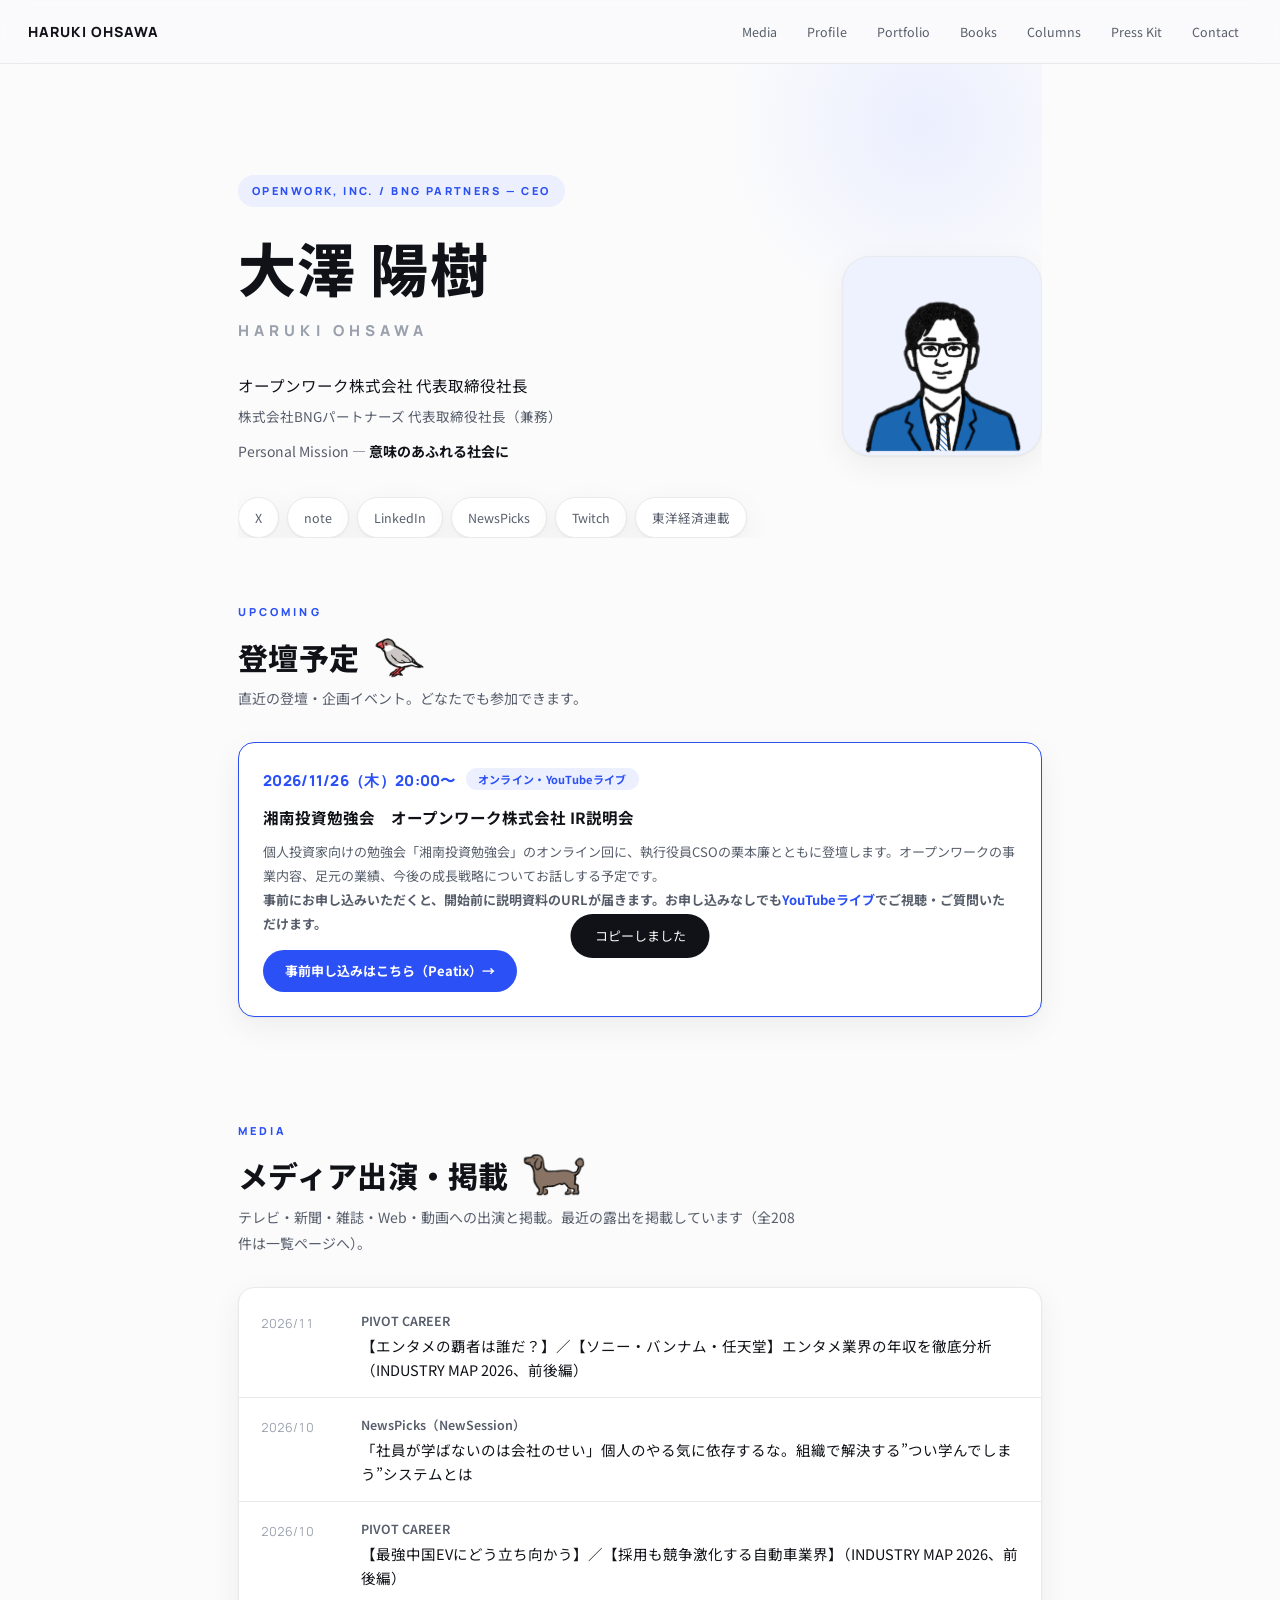
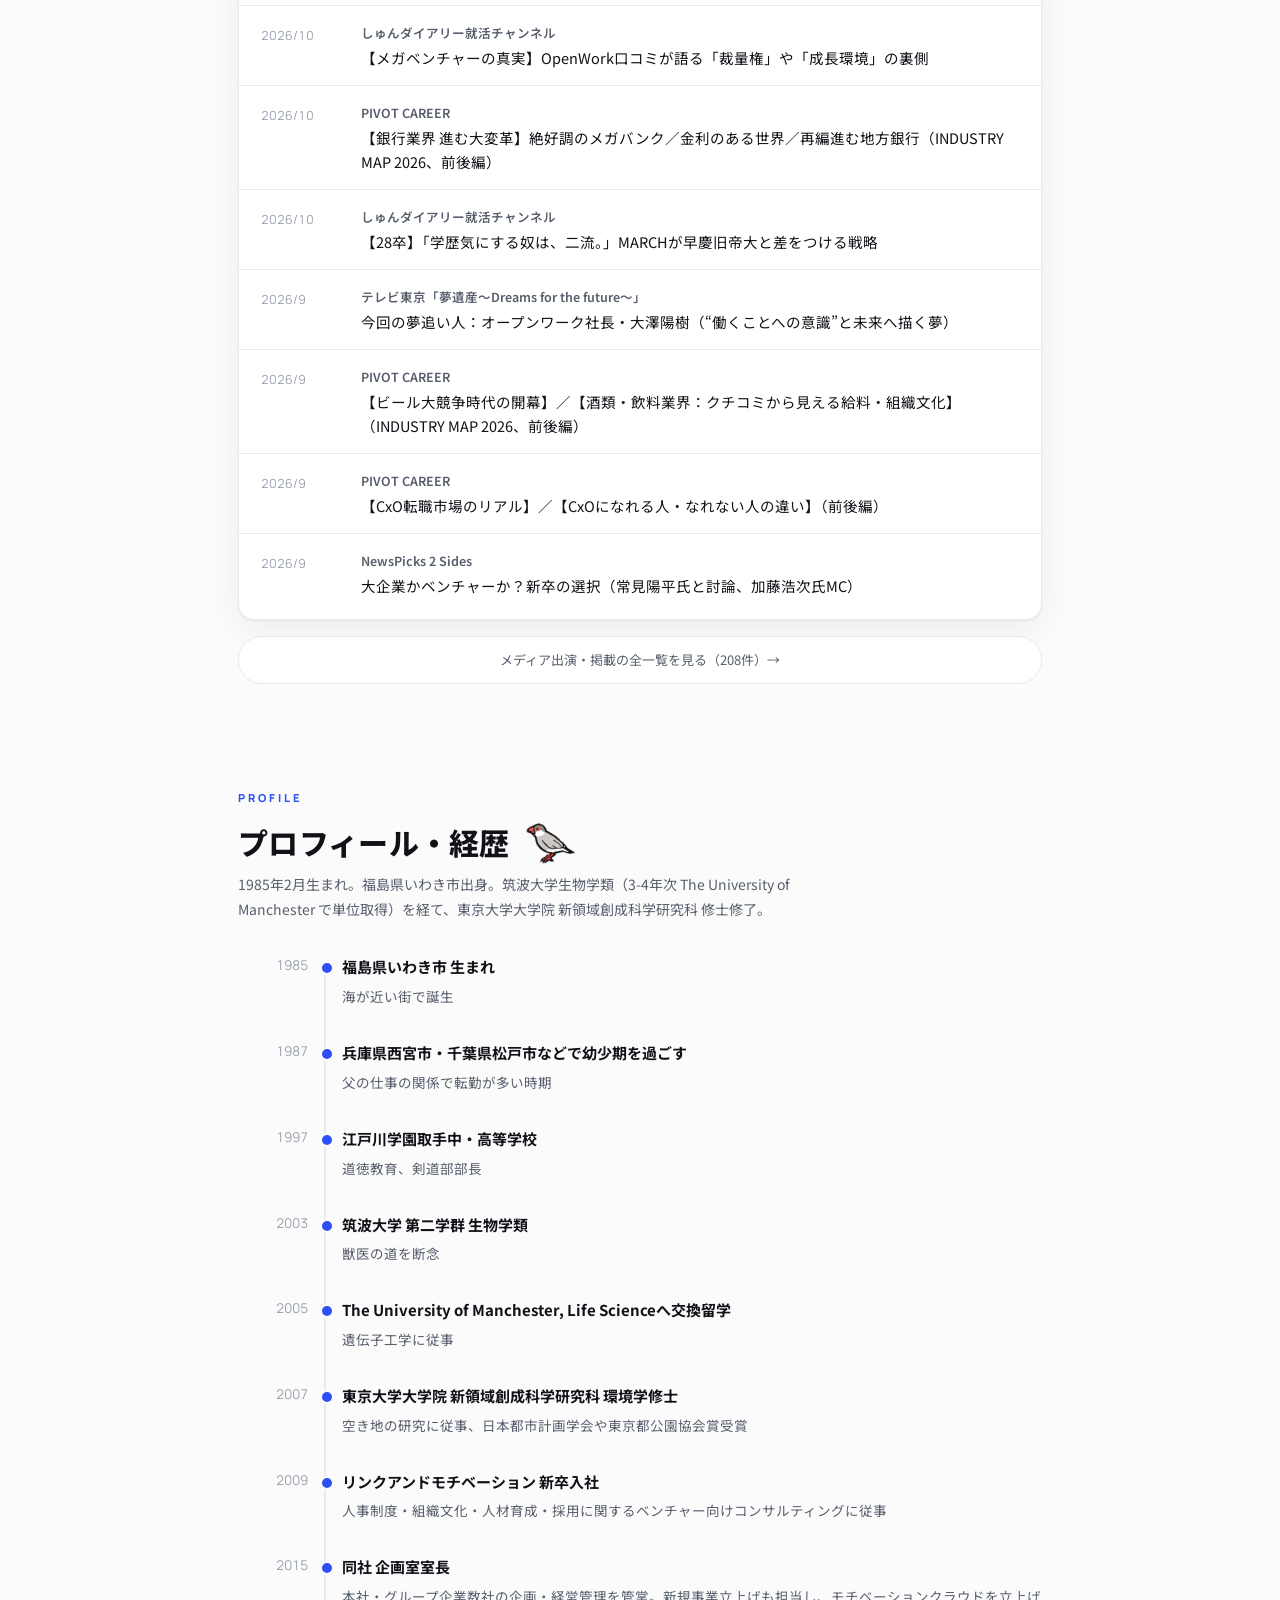
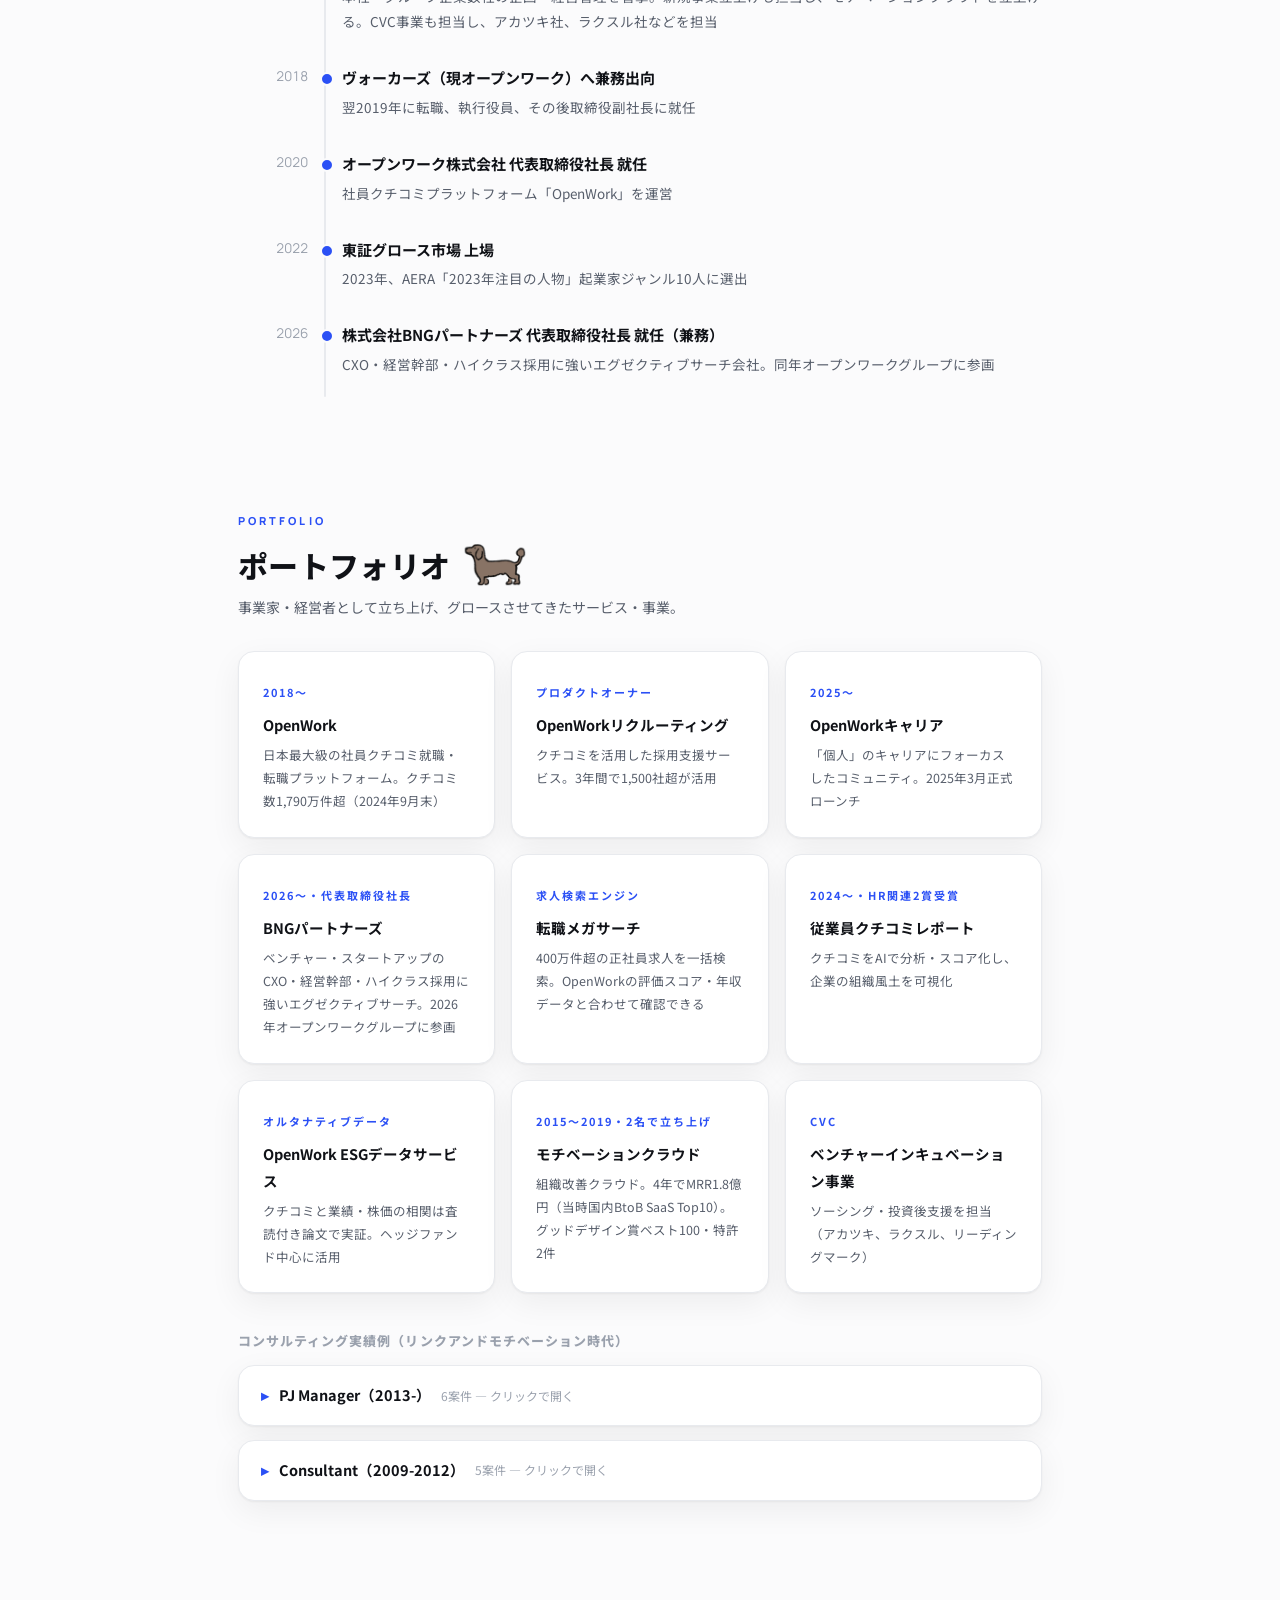
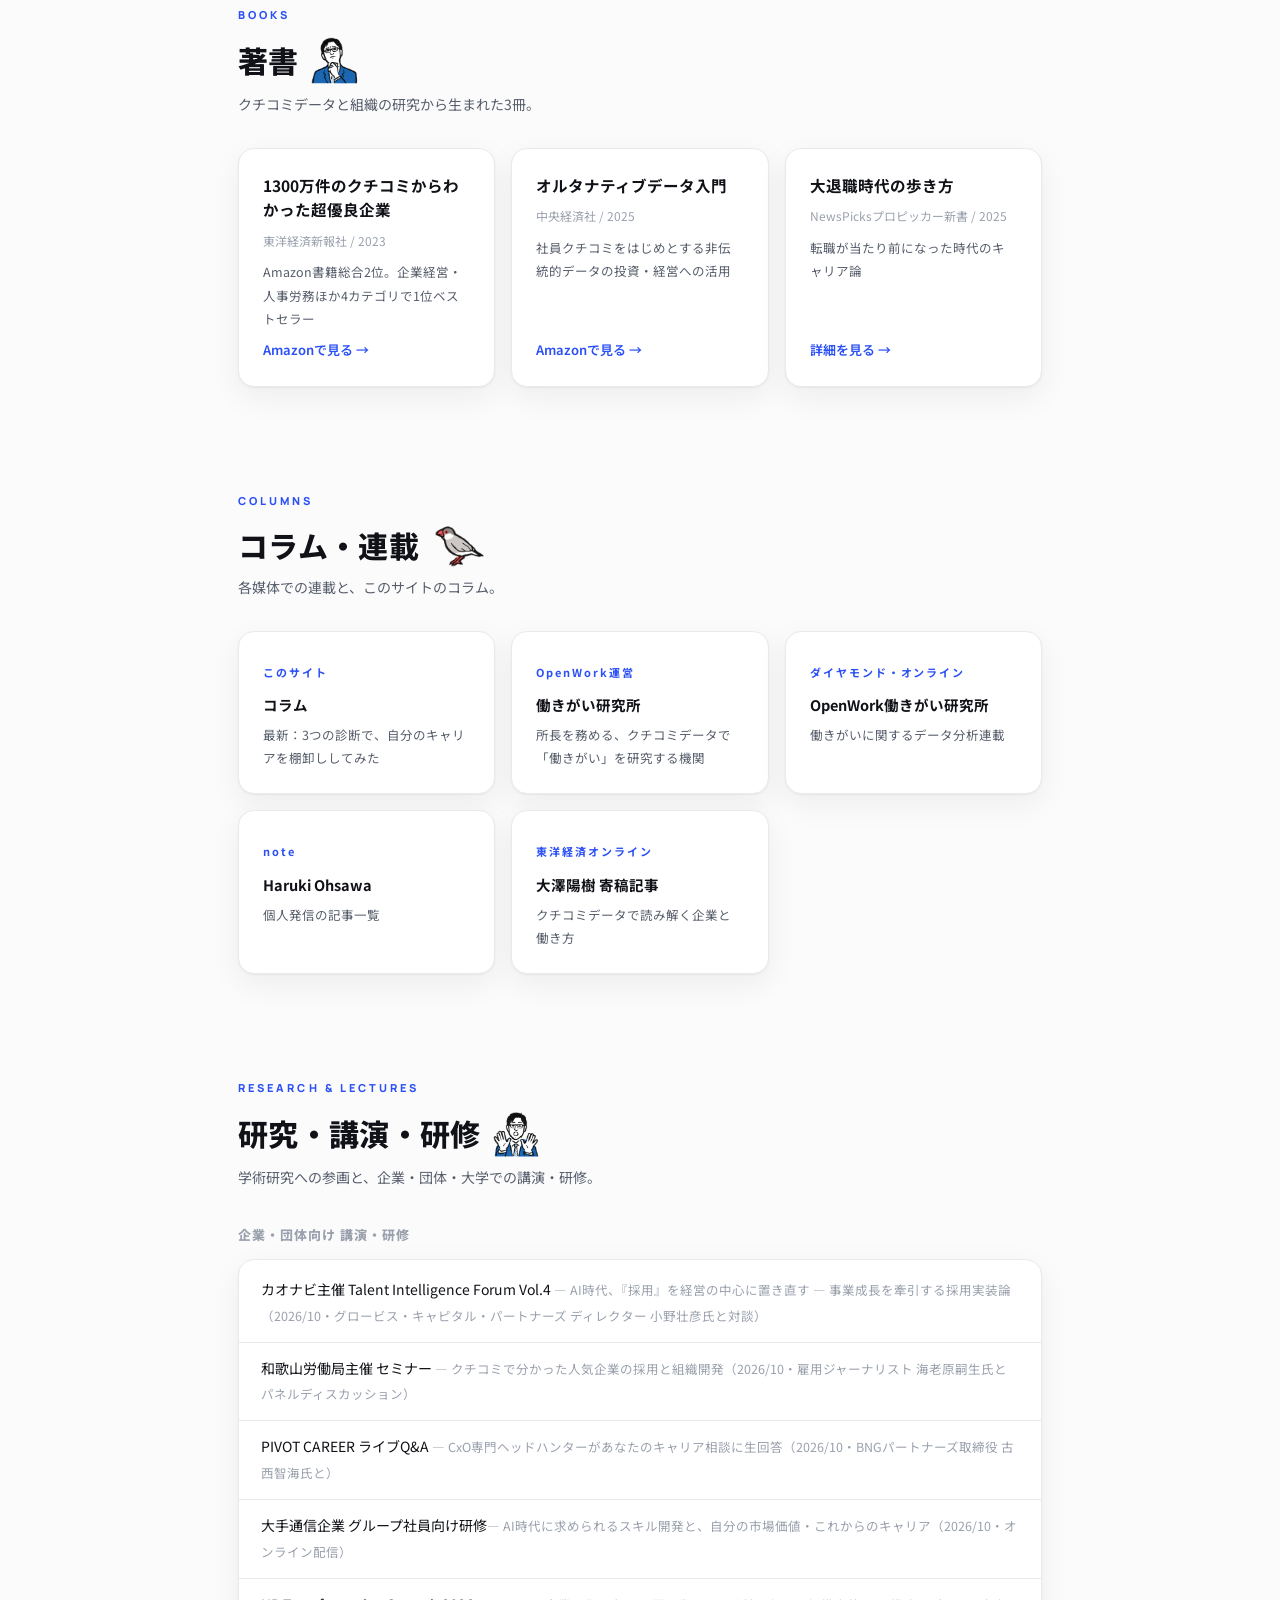
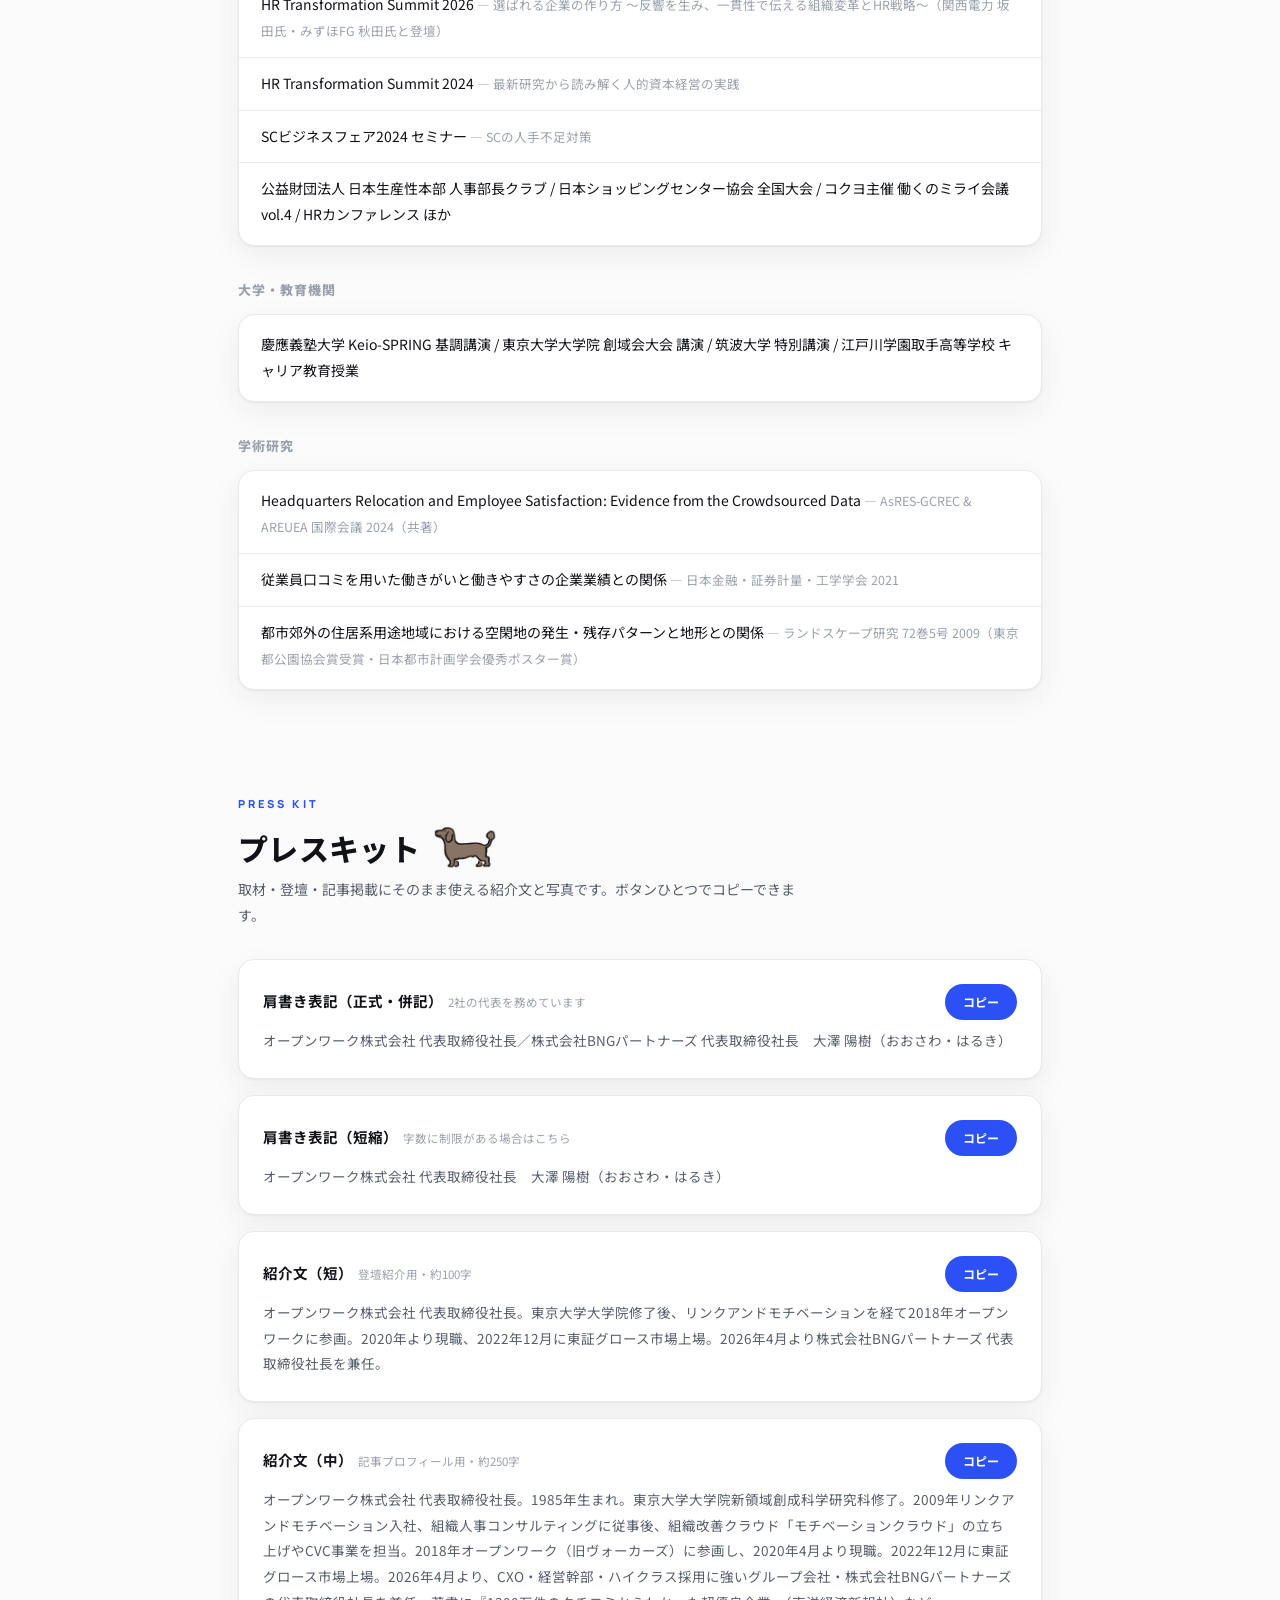
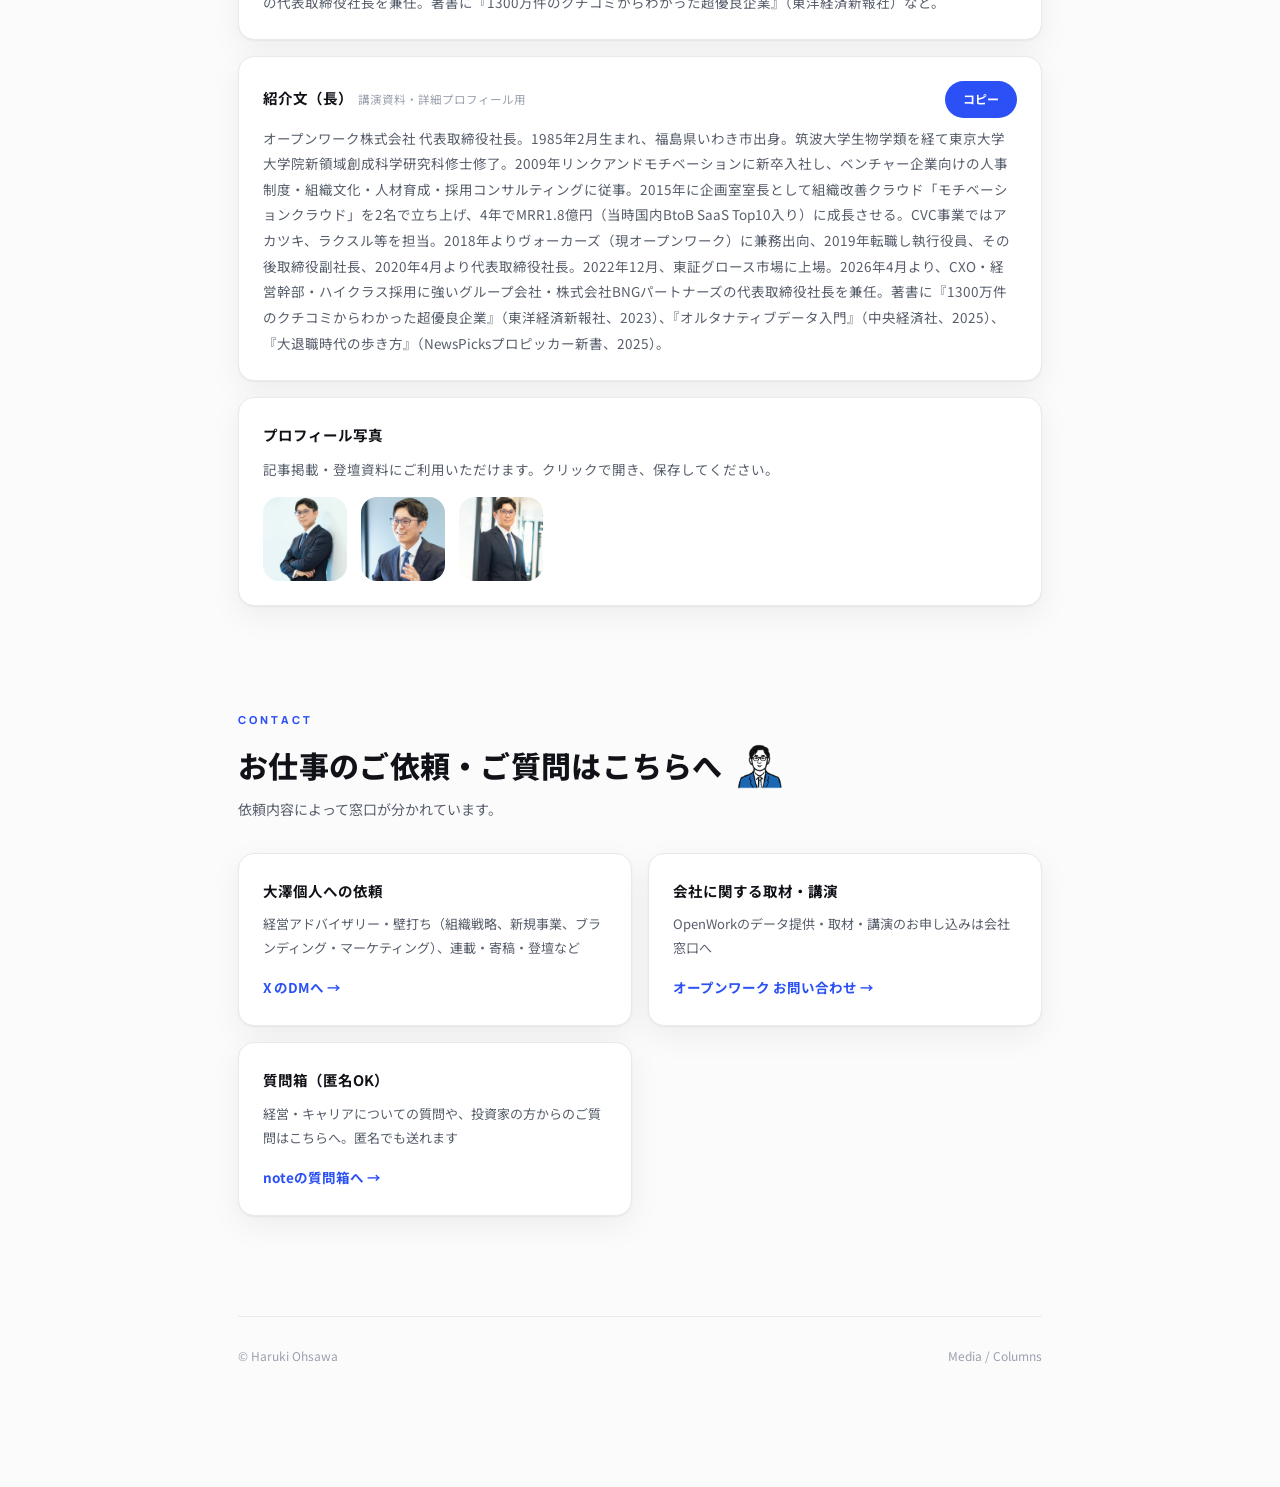
<file: index.html>
<!doctype html>
<html lang="ja">
<head>
<meta charset="utf-8">
<meta name="viewport" content="width=device-width, initial-scale=1">
<title>大澤陽樹（Haruki Ohsawa）公式サイト | オープンワーク株式会社 代表取締役社長</title>
<meta name="description" content="大澤陽樹（おおさわ・はるき）の公式サイト。オープンワーク株式会社 代表取締役社長。社員クチコミプラットフォーム「OpenWork」を運営。2026年4月より株式会社BNGパートナーズ 代表取締役社長を兼任。経歴、著書、メディア出演、コラム、取材用プロフィール（プレスキット）を掲載。">
<link rel="canonical" href="https://harukiohsawa.com/">
<meta property="og:title" content="大澤陽樹（Haruki Ohsawa）公式サイト">
<meta property="og:description" content="オープンワーク株式会社 代表取締役社長／株式会社BNGパートナーズ 代表取締役社長（兼務）・大澤陽樹の公式サイト。経歴、著書、メディア出演、プレスキットを掲載。">
<meta property="og:type" content="profile">
<meta property="og:url" content="https://harukiohsawa.com/">
<meta property="og:site_name" content="大澤陽樹（Haruki Ohsawa）公式サイト">
<meta property="og:locale" content="ja_JP">
<meta property="og:image" content="https://harukiohsawa.com/assets/photo-02.jpg">
<meta name="twitter:card" content="summary">
<meta name="twitter:site" content="@ohsawa_tw">
<link rel="icon" href="/favicon.ico?v=dog" sizes="32x32">
<link rel="icon" type="image/svg+xml" href="/assets/favicon.svg?v=dog">
<link rel="apple-touch-icon" href="/assets/apple-touch-icon.png?v=dog">
<link rel="preconnect" href="https://fonts.googleapis.com">
<link rel="preconnect" href="https://fonts.gstatic.com" crossorigin>
<link href="https://fonts.googleapis.com/css2?family=Manrope:wght@800&family=Noto+Sans+JP:wght@400;500;700;800&display=swap" rel="stylesheet">
<link rel="stylesheet" href="assets/style.css?v=20261110">
<script type="application/ld+json">
{
  "@context": "https://schema.org",
  "@type": "Person",
  "name": "大澤陽樹",
  "alternateName": ["Haruki Ohsawa", "おおさわ はるき", "大澤 陽樹"],
  "jobTitle": "代表取締役社長",
  "worksFor": [
    {
      "@type": "Organization",
      "name": "オープンワーク株式会社",
      "alternateName": "OpenWork Inc.",
      "url": "https://www.openwork.co.jp/"
    },
    {
      "@type": "Organization",
      "name": "株式会社BNGパートナーズ",
      "alternateName": "BNG Partners, Inc.",
      "url": "https://bngpartners.jp/"
    }
  ],
  "url": "https://harukiohsawa.com/",
  "image": "https://harukiohsawa.com/assets/photo-02.jpg",
  "birthDate": "1985-02",
  "birthPlace": { "@type": "Place", "name": "福島県いわき市" },
  "alumniOf": [
    { "@type": "CollegeOrUniversity", "name": "筑波大学" },
    { "@type": "CollegeOrUniversity", "name": "The University of Manchester" },
    { "@type": "CollegeOrUniversity", "name": "東京大学大学院 新領域創成科学研究科" }
  ],
  "sameAs": [
    "https://x.com/ohsawa_tw",
    "https://note.com/haruki_ohsawa/",
    "https://www.linkedin.com/in/haruki-ohsawa/",
    "https://newspicks.com/user/130445/",
    "https://www.twitch.tv/ceo_haruki"
  ]
}
</script>
<script type="application/ld+json">
{
  "@context": "https://schema.org",
  "@type": "WebSite",
  "name": "大澤陽樹（Haruki Ohsawa）公式サイト",
  "url": "https://harukiohsawa.com/",
  "inLanguage": "ja"
}
</script>
</head>
<body>

<nav class="topnav">
  <a class="logo en" href="./">HARUKI OHSAWA</a>
  <div class="links">
    <a href="media/">Media</a><a href="#profile">Profile</a><a href="#portfolio">Portfolio</a><a href="#books">Books</a><a href="columns/">Columns</a><a href="#presskit">Press Kit</a><a href="#contact">Contact</a>
  </div>
</nav>

<div class="wrap">

<header class="hero" id="top">
  <div class="hero-inner">
    <div class="hero-text">
      <span class="kicker en">OPENWORK, INC. / BNG PARTNERS — CEO</span>
      <h1 class="name">大澤 陽樹</h1>
      <p class="romaji en">HARUKI OHSAWA</p>
      <p class="title-line">オープンワーク株式会社 代表取締役社長</p>
      <p class="title-line sub">株式会社BNGパートナーズ 代表取締役社長（兼務）</p>
      <p class="mission">Personal Mission — <strong>意味のあふれる社会に</strong></p>
      <div class="sns">
        <a href="https://x.com/ohsawa_tw" target="_blank" rel="noopener">X</a>
        <a href="https://note.com/haruki_ohsawa/" target="_blank" rel="noopener">note</a>
        <a href="https://www.linkedin.com/in/haruki-ohsawa/" target="_blank" rel="noopener">LinkedIn</a>
        <a href="https://newspicks.com/user/130445/" target="_blank" rel="noopener">NewsPicks</a>
        <a href="https://www.twitch.tv/ceo_haruki" target="_blank" rel="noopener">Twitch</a>
        <a href="https://toyokeizai.net/list/author/4883" target="_blank" rel="noopener">東洋経済連載</a>
      </div>
    </div>
    <div>
      <img class="portrait" id="portrait" src="assets/portrait.jpg" alt="大澤陽樹のプロフィール写真" width="200" height="200">
    </div>
  </div>
</header>

<!-- UPCOMING:START 登壇予定が無くなったらこのブロックごと削除する（STARTからENDまで） -->
<section id="upcoming">
  <p class="eyebrow en">UPCOMING</p>
  <h2>登壇予定<img class="h2-stamp stamp-bird" src="assets/stamp-bird.png" alt="" aria-hidden="true" width="72" height="57"></h2>
  <p class="section-lead">直近の登壇・企画イベント。どなたでも参加できます。</p>
  <div class="events">
    <div class="event-card">
      <div class="e-date">2026/11/26（木）20:00〜<span class="e-tag">オンライン・YouTubeライブ</span></div>
      <div class="e-name">湘南投資勉強会　オープンワーク株式会社 IR説明会</div>
      <div class="e-desc">個人投資家向けの勉強会「湘南投資勉強会」のオンライン回に、執行役員CSOの栗本廉とともに登壇します。オープンワークの事業内容、足元の業績、今後の成長戦略についてお話しする予定です。<br><strong>事前にお申し込みいただくと、開始前に説明資料のURLが届きます。お申し込みなしでも<a href="https://www.youtube.com/live/fRm49RQk84I" target="_blank" rel="noopener">YouTubeライブ</a>でご視聴・ご質問いただけます。</strong></div>
      <a class="e-apply" href="https://peatix.com/event/5243869" target="_blank" rel="noopener">事前申し込みはこちら（Peatix）→</a>
    </div>
  </div>
</section>
<!-- UPCOMING:END -->

<section id="media">
  <p class="eyebrow en">MEDIA</p>
  <h2>メディア出演・掲載<img class="h2-stamp stamp-dog" src="assets/stamp-dog.png" alt="" aria-hidden="true" width="72" height="48"></h2>
  <p class="section-lead">テレビ・新聞・雑誌・Web・動画への出演と掲載。最近の露出を掲載しています（全208件は一覧ページへ）。</p>
  <ul class="media-list">
    <li><div class="m-date">2026/11</div><div class="m-body"><div class="m-outlet">PIVOT CAREER</div><a class="m-title" href="https://www.youtube.com/watch?v=_1S5Gov4vqg" target="_blank" rel="noopener">【エンタメの覇者は誰だ？】／【ソニー・バンナム・任天堂】エンタメ業界の年収を徹底分析（INDUSTRY MAP 2026、前後編）</a></div></li>
    <li><div class="m-date">2026/10</div><div class="m-body"><div class="m-outlet">NewsPicks（NewSession）</div><a class="m-title" href="https://www.youtube.com/watch?v=HVvq_euDKnI" target="_blank" rel="noopener">「社員が学ばないのは会社のせい」個人のやる気に依存するな。組織で解決する”つい学んでしまう”システムとは</a></div></li>
    <li><div class="m-date">2026/10</div><div class="m-body"><div class="m-outlet">PIVOT CAREER</div><a class="m-title" href="https://www.youtube.com/watch?v=8bBNG8I1urs" target="_blank" rel="noopener">【最強中国EVにどう立ち向かう】／【採用も競争激化する自動車業界】（INDUSTRY MAP 2026、前後編）</a></div></li>
    <li><div class="m-date">2026/10</div><div class="m-body"><div class="m-outlet">しゅんダイアリー就活チャンネル</div><a class="m-title" href="https://www.youtube.com/watch?v=kBEyF3fYj3s" target="_blank" rel="noopener">【メガベンチャーの真実】OpenWork口コミが語る「裁量権」や「成長環境」の裏側</a></div></li>
    <li><div class="m-date">2026/10</div><div class="m-body"><div class="m-outlet">PIVOT CAREER</div><a class="m-title" href="https://www.youtube.com/watch?v=KRb-_HOxVXs" target="_blank" rel="noopener">【銀行業界 進む大変革】絶好調のメガバンク／金利のある世界／再編進む地方銀行（INDUSTRY MAP 2026、前後編）</a></div></li>
    <li><div class="m-date">2026/10</div><div class="m-body"><div class="m-outlet">しゅんダイアリー就活チャンネル</div><a class="m-title" href="https://www.youtube.com/watch?v=AF6_2Xguc5w" target="_blank" rel="noopener">【28卒】「学歴気にする奴は、二流。」MARCHが早慶旧帝大と差をつける戦略</a></div></li>
    <li><div class="m-date">2026/9</div><div class="m-body"><div class="m-outlet">テレビ東京「夢遺産～Dreams for the future～」</div><a class="m-title" href="https://www.tv-tokyo.co.jp/yumeisan/backnumber/index.html?trgt=20260928" target="_blank" rel="noopener">今回の夢追い人：オープンワーク社長・大澤陽樹（“働くことへの意識”と未来へ描く夢）</a></div></li>
    <li><div class="m-date">2026/9</div><div class="m-body"><div class="m-outlet">PIVOT CAREER</div><a class="m-title" href="https://www.youtube.com/watch?v=4hKzZ43kXLQ" target="_blank" rel="noopener">【ビール大競争時代の開幕】／【酒類・飲料業界：クチコミから見える給料・組織文化】（INDUSTRY MAP 2026、前後編）</a></div></li>
    <li><div class="m-date">2026/9</div><div class="m-body"><div class="m-outlet">PIVOT CAREER</div><a class="m-title" href="https://www.youtube.com/watch?v=2zqFcoWm640" target="_blank" rel="noopener">【CxO転職市場のリアル】／【CxOになれる人・なれない人の違い】（前後編）</a></div></li>
    <li><div class="m-date">2026/9</div><div class="m-body"><div class="m-outlet">NewsPicks 2 Sides</div><a class="m-title" href="https://newspicks.com/news/17533798/" target="_blank" rel="noopener">大企業かベンチャーか？新卒の選択（常見陽平氏と討論、加藤浩次氏MC）</a></div></li>
  </ul>
  <a class="btn-line" href="media/">メディア出演・掲載の全一覧を見る（208件）→</a>
</section>

<section id="profile">
  <p class="eyebrow en">PROFILE</p>
  <h2>プロフィール・経歴<img class="h2-stamp stamp-bird" src="assets/stamp-bird.png" alt="" aria-hidden="true" width="72" height="57"></h2>
  <p class="section-lead">1985年2月生まれ。福島県いわき市出身。筑波大学生物学類（3-4年次 The University of Manchester で単位取得）を経て、東京大学大学院 新領域創成科学研究科 修士修了。</p>
  <ul class="timeline">
    <li><div class="t-year">1985</div><div><div class="t-head">福島県いわき市 生まれ</div><div class="t-desc">海が近い街で誕生</div></div></li>
    <li><div class="t-year">1987</div><div><div class="t-head">兵庫県西宮市・千葉県松戸市などで幼少期を過ごす</div><div class="t-desc">父の仕事の関係で転勤が多い時期</div></div></li>
    <li><div class="t-year">1997</div><div><div class="t-head">江戸川学園取手中・高等学校</div><div class="t-desc">道徳教育、剣道部部長</div></div></li>
    <li><div class="t-year">2003</div><div><div class="t-head">筑波大学 第二学群 生物学類</div><div class="t-desc">獣医の道を断念</div></div></li>
    <li><div class="t-year">2005</div><div><div class="t-head">The University of Manchester, Life Scienceへ交換留学</div><div class="t-desc">遺伝子工学に従事</div></div></li>
    <li><div class="t-year">2007</div><div><div class="t-head">東京大学大学院 新領域創成科学研究科 環境学修士</div><div class="t-desc">空き地の研究に従事、日本都市計画学会や東京都公園協会賞受賞</div></div></li>
    <li><div class="t-year">2009</div><div><div class="t-head">リンクアンドモチベーション 新卒入社</div><div class="t-desc">人事制度・組織文化・人材育成・採用に関するベンチャー向けコンサルティングに従事</div></div></li>
    <li><div class="t-year">2015</div><div><div class="t-head">同社 企画室室長</div><div class="t-desc">本社・グループ企業数社の企画・経営管理を管掌。新規事業立上げも担当し、モチベーションクラウドを立上げる。CVC事業も担当し、アカツキ社、ラクスル社などを担当</div></div></li>
    <li><div class="t-year">2018</div><div><div class="t-head">ヴォーカーズ（現オープンワーク）へ兼務出向</div><div class="t-desc">翌2019年に転職、執行役員、その後取締役副社長に就任</div></div></li>
    <li><div class="t-year">2020</div><div><div class="t-head">オープンワーク株式会社 代表取締役社長 就任</div><div class="t-desc">社員クチコミプラットフォーム「OpenWork」を運営</div></div></li>
    <li><div class="t-year">2022</div><div><div class="t-head">東証グロース市場 上場</div><div class="t-desc">2023年、AERA「2023年注目の人物」起業家ジャンル10人に選出</div></div></li>
    <li><div class="t-year">2026</div><div><div class="t-head">株式会社BNGパートナーズ 代表取締役社長 就任（兼務）</div><div class="t-desc">CXO・経営幹部・ハイクラス採用に強いエグゼクティブサーチ会社。同年オープンワークグループに参画</div></div></li>
  </ul>
</section>

<section id="portfolio">
  <p class="eyebrow en">PORTFOLIO</p>
  <h2>ポートフォリオ<img class="h2-stamp stamp-dog" src="assets/stamp-dog.png" alt="" aria-hidden="true" width="72" height="48"></h2>
  <p class="section-lead">事業家・経営者として立ち上げ、グロースさせてきたサービス・事業。</p>
  <div class="col-links">
    <a class="col-card" href="https://www.vorkers.com/" target="_blank" rel="noopener"><span class="c-where">2018〜</span><div class="c-name">OpenWork</div><div class="c-desc">日本最大級の社員クチコミ就職・転職プラットフォーム。クチコミ数1,790万件超（2024年9月末）</div></a>
    <a class="col-card" href="https://www.vorkers.com/recruiting" target="_blank" rel="noopener"><span class="c-where">プロダクトオーナー</span><div class="c-name">OpenWorkリクルーティング</div><div class="c-desc">クチコミを活用した採用支援サービス。3年間で1,500社超が活用</div></a>
    <a class="col-card" href="https://career.openwork.jp/" target="_blank" rel="noopener"><span class="c-where">2025〜</span><div class="c-name">OpenWorkキャリア</div><div class="c-desc">「個人」のキャリアにフォーカスしたコミュニティ。2025年3月正式ローンチ</div></a>
    <a class="col-card" href="https://bngpartners.jp/" target="_blank" rel="noopener"><span class="c-where">2026〜・代表取締役社長</span><div class="c-name">BNGパートナーズ</div><div class="c-desc">ベンチャー・スタートアップのCXO・経営幹部・ハイクラス採用に強いエグゼクティブサーチ。2026年オープンワークグループに参画</div></a>
    <a class="col-card" href="https://megasearch.openwork.jp/" target="_blank" rel="noopener"><span class="c-where">求人検索エンジン</span><div class="c-name">転職メガサーチ</div><div class="c-desc">400万件超の正社員求人を一括検索。OpenWorkの評価スコア・年収データと合わせて確認できる</div></a>
    <a class="col-card" href="https://www.openwork.co.jp/organization_development" target="_blank" rel="noopener"><span class="c-where">2024〜・HR関連2賞受賞</span><div class="c-name">従業員クチコミレポート</div><div class="c-desc">クチコミをAIで分析・スコア化し、企業の組織風土を可視化</div></a>
    <a class="col-card" href="https://www.openwork.co.jp/esg_data" target="_blank" rel="noopener"><span class="c-where">オルタナティブデータ</span><div class="c-name">OpenWork ESGデータサービス</div><div class="c-desc">クチコミと業績・株価の相関は査読付き論文で実証。ヘッジファンド中心に活用</div></a>
    <a class="col-card" href="https://www.motivation-cloud.com/" target="_blank" rel="noopener"><span class="c-where">2015〜2019・2名で立ち上げ</span><div class="c-name">モチベーションクラウド</div><div class="c-desc">組織改善クラウド。4年でMRR1.8億円（当時国内BtoB SaaS Top10）。グッドデザイン賞ベスト100・特許2件</div></a>
    <a class="col-card" href="https://www.lmi.ne.jp/about/enterprise/" target="_blank" rel="noopener"><span class="c-where">CVC</span><div class="c-name">ベンチャーインキュベーション事業</div><div class="c-desc">ソーシング・投資後支援を担当（アカツキ、ラクスル、リーディングマーク）</div></a>
  </div>
  <p class="sub-head" style="margin-top:36px">コンサルティング実績例（リンクアンドモチベーション時代）</p>
  <details class="fold">
    <summary>PJ Manager（2013-）<span class="cnt">6案件 — クリックで開く</span></summary>
    <div class="fold-body">
      <ul>
        <li><div class="t">1. 未上場・約100名・ITインターネット業界</div><div class="d">Mission・Vision・Value構築・浸透、クリエイティブ制作ディレクション／全社コミュニケーション施策企画・運用／人事制度構築・運用、報酬制度設計・運用／管理会計導入・運用／組織編成設計、会議体・管理指標・管理帳票の構築／管理職抜擢・育成／採用戦略設計、採用チーム立ち上げ／新卒採用立ち上げ</div></li>
        <li><div class="t">2. 未上場・約200名・ITインターネット業界</div><div class="d">Mission・Vision・Value構築・浸透、クリエイティブ制作ディレクション／全社コミュニケーション施策企画・運用／人事制度構築・運用、報酬制度設計・運用／管理職抜擢・育成／新卒採用立ち上げ</div></li>
        <li><div class="t">3. 未上場・約300名・ITインターネット業界</div><div class="d">Mission・Vision・Value構築・浸透、クリエイティブ制作ディレクション／全社コミュニケーション施策企画・運用／人事制度構築・運用、報酬制度設計・運用／オンボーディングプログラム設計・運用／採用戦略設計、採用チーム立ち上げ／新卒採用立ち上げ、新卒向けオンボーディングプログラム設計・運用</div></li>
        <li><div class="t">4. 未上場・約200名・BtoB SaaS業界</div><div class="d">新卒採用立ち上げ／新卒採用戦略設計／新卒採用インターンシップ企画・運用</div></li>
        <li><div class="t">5. 未上場・1,000名以上・広告代理店</div><div class="d">人事制度構築・運用、報酬制度設計・運用／管理職向け研修企画・運用／階層別研修企画・運用</div></li>
        <li><div class="t">6. 未上場・約100名・メディア業界</div><div class="d">人事制度構築・運用、報酬制度設計・運用／新卒採用立ち上げ／新卒向けオンボーディングプログラム設計・運用</div></li>
      </ul>
    </div>
  </details>
  <details class="fold">
    <summary>Consultant（2009-2012）<span class="cnt">5案件 — クリックで開く</span></summary>
    <div class="fold-body">
      <ul>
        <li><div class="t">1. 東証一部上場・10,000名以上・通信業界</div><div class="d">次世代幹部抜擢・育成PJ企画・運用／新卒向けオンボーディングプログラム企画・運用</div></li>
        <li><div class="t">2. 東証一部上場・1,000名以上・ITインターネット業界</div><div class="d">キャリアデザイン施策企画・運用／階層別研修企画・運用</div></li>
        <li><div class="t">3. 未上場・100名以上・サービス業</div><div class="d">Mission・Vision・Value構築・浸透／人事制度構築・運用、報酬制度設計・運用／SV・店長抜擢・育成プログラム企画・運用／採用戦略設計、採用チーム立ち上げ／新卒採用立ち上げ</div></li>
        <li><div class="t">4. 東証一部上場・1,000名以上・サービス業</div><div class="d">Mission・Vision・Value浸透プログラム企画・運用／SV・店長育成プログラム企画・運用／オンボーディングプログラム企画・運用</div></li>
        <li><div class="t">5. 東証一部上場・10,000名以上・SIer業界</div><div class="d">キャリアデザイン施策企画・運用／階層別研修企画・運用／カフェテリア型研修企画・運用／新卒オンボーディングプログラム企画・運用</div></li>
      </ul>
    </div>
  </details>
</section>

<section id="books">
  <p class="eyebrow en">BOOKS</p>
  <h2>著書<img class="h2-stamp stamp-think face" src="assets/stamp-think.png" alt="" aria-hidden="true" width="72" height="70"></h2>
  <p class="section-lead">クチコミデータと組織の研究から生まれた3冊。</p>
  <div class="books">
    <div class="book"><div class="b-title">1300万件のクチコミからわかった超優良企業</div><div class="b-pub">東洋経済新報社 / 2023</div><div class="b-note">Amazon書籍総合2位。企業経営・人事労務ほか4カテゴリで1位ベストセラー</div><a href="https://www.amazon.co.jp/dp/4492534628/" target="_blank" rel="noopener">Amazonで見る →</a></div>
    <div class="book"><div class="b-title">オルタナティブデータ入門</div><div class="b-pub">中央経済社 / 2025</div><div class="b-note">社員クチコミをはじめとする非伝統的データの投資・経営への活用</div><a href="https://www.amazon.co.jp/dp/4502521116/" target="_blank" rel="noopener">Amazonで見る →</a></div>
    <div class="book"><div class="b-title">大退職時代の歩き方</div><div class="b-pub">NewsPicksプロピッカー新書 / 2025</div><div class="b-note">転職が当たり前になった時代のキャリア論</div><a href="https://newspicks.com/news/13844843/" target="_blank" rel="noopener">詳細を見る →</a></div>
  </div>
</section>

<section id="columns">
  <p class="eyebrow en">COLUMNS</p>
  <h2>コラム・連載<img class="h2-stamp stamp-bird" src="assets/stamp-bird.png" alt="" aria-hidden="true" width="72" height="57"></h2>
  <p class="section-lead">各媒体での連載と、このサイトのコラム。</p>
  <div class="col-links">
    <a class="col-card" href="columns/"><span class="c-where">このサイト</span><div class="c-name">コラム</div><div class="c-desc">最新：3つの診断で、自分のキャリアを棚卸ししてみた</div></a>
    <a class="col-card" href="https://hatarakigai.openwork.jp/" target="_blank" rel="noopener"><span class="c-where">OpenWork運営</span><div class="c-name">働きがい研究所</div><div class="c-desc">所長を務める、クチコミデータで「働きがい」を研究する機関</div></a>
    <a class="col-card" href="https://diamond.jp/ud/authors/58abbd6e7765611bd0560300" target="_blank" rel="noopener"><span class="c-where">ダイヤモンド・オンライン</span><div class="c-name">OpenWork働きがい研究所</div><div class="c-desc">働きがいに関するデータ分析連載</div></a>
    <a class="col-card" href="https://note.com/haruki_ohsawa/" target="_blank" rel="noopener"><span class="c-where">note</span><div class="c-name">Haruki Ohsawa</div><div class="c-desc">個人発信の記事一覧</div></a>
    <a class="col-card" href="https://toyokeizai.net/list/author/4883" target="_blank" rel="noopener"><span class="c-where">東洋経済オンライン</span><div class="c-name">大澤陽樹 寄稿記事</div><div class="c-desc">クチコミデータで読み解く企業と働き方</div></a>
  </div>
</section>

<section id="research">
  <p class="eyebrow en">RESEARCH &amp; LECTURES</p>
  <h2>研究・講演・研修<img class="h2-stamp stamp-wow face" src="assets/stamp-wow.png" alt="" aria-hidden="true" width="72" height="72"></h2>
  <p class="section-lead">学術研究への参画と、企業・団体・大学での講演・研修。</p>
  <p class="sub-head">企業・団体向け 講演・研修</p>
  <ul class="plain">
    <li>カオナビ主催 Talent Intelligence Forum Vol.4 <span class="sub">— AI時代、『採用』を経営の中心に置き直す ― 事業成長を牽引する採用実装論（2026/10・グロービス・キャピタル・パートナーズ ディレクター 小野壮彦氏と対談）</span></li>
    <li>和歌山労働局主催 セミナー <span class="sub">— クチコミで分かった人気企業の採用と組織開発（2026/10・雇用ジャーナリスト 海老原嗣生氏とパネルディスカッション）</span></li>
    <li>PIVOT CAREER ライブQ&amp;A <span class="sub">— CxO専門ヘッドハンターがあなたのキャリア相談に生回答（2026/10・BNGパートナーズ取締役 古西智海氏と）</span></li>
    <li>大手通信企業 グループ社員向け研修<span class="sub">— AI時代に求められるスキル開発と、自分の市場価値・これからのキャリア（2026/10・オンライン配信）</span></li>
    <li>HR Transformation Summit 2026 <span class="sub">— 選ばれる企業の作り方 〜反響を生み、一貫性で伝える組織変革とHR戦略〜（関西電力 坂田氏・みずほFG 秋田氏と登壇）</span></li>
    <li>HR Transformation Summit 2024 <span class="sub">— 最新研究から読み解く人的資本経営の実践</span></li>
    <li>SCビジネスフェア2024 セミナー <span class="sub">— SCの人手不足対策</span></li>
    <li>公益財団法人 日本生産性本部 人事部長クラブ / 日本ショッピングセンター協会 全国大会 / コクヨ主催 働くのミライ会議 vol.4 / HRカンファレンス ほか</li>
  </ul>
  <p class="sub-head">大学・教育機関</p>
  <ul class="plain">
    <li>慶應義塾大学 Keio-SPRING 基調講演 / 東京大学大学院 創域会大会 講演 / 筑波大学 特別講演 / 江戸川学園取手高等学校 キャリア教育授業</li>
  </ul>
  <p class="sub-head">学術研究</p>
  <ul class="plain">
    <li>Headquarters Relocation and Employee Satisfaction: Evidence from the Crowdsourced Data <span class="sub">— AsRES-GCREC &amp; AREUEA 国際会議 2024（共著）</span></li>
    <li>従業員口コミを用いた働きがいと働きやすさの企業業績との関係 <span class="sub">— 日本金融・証券計量・工学学会 2021</span></li>
    <li>都市郊外の住居系用途地域における空閑地の発生・残存パターンと地形との関係 <span class="sub">— ランドスケープ研究 72巻5号 2009（東京都公園協会賞受賞・日本都市計画学会優秀ポスター賞）</span></li>
  </ul>
</section>

<section id="presskit">
  <p class="eyebrow en">PRESS KIT</p>
  <h2>プレスキット<img class="h2-stamp stamp-dog" src="assets/stamp-dog.png" alt="" aria-hidden="true" width="72" height="48"></h2>
  <p class="section-lead">取材・登壇・記事掲載にそのまま使える紹介文と写真です。ボタンひとつでコピーできます。</p>
  <div class="kit-block">
    <div class="kit-head"><span class="kit-title">肩書き表記（正式・併記）<span class="kit-len">　2社の代表を務めています</span></span><button class="copy-btn" data-copy="オープンワーク株式会社 代表取締役社長／株式会社BNGパートナーズ 代表取締役社長　大澤 陽樹（おおさわ・はるき）">コピー</button></div>
    <p class="kit-text">オープンワーク株式会社 代表取締役社長／株式会社BNGパートナーズ 代表取締役社長　大澤 陽樹（おおさわ・はるき）</p>
  </div>
  <div class="kit-block">
    <div class="kit-head"><span class="kit-title">肩書き表記（短縮）<span class="kit-len">　字数に制限がある場合はこちら</span></span><button class="copy-btn" data-copy="オープンワーク株式会社 代表取締役社長　大澤 陽樹（おおさわ・はるき）">コピー</button></div>
    <p class="kit-text">オープンワーク株式会社 代表取締役社長　大澤 陽樹（おおさわ・はるき）</p>
  </div>
  <div class="kit-block">
    <div class="kit-head"><span class="kit-title">紹介文（短）<span class="kit-len">　登壇紹介用・約100字</span></span><button class="copy-btn" data-copy="オープンワーク株式会社 代表取締役社長。東京大学大学院修了後、リンクアンドモチベーションを経て2018年オープンワークに参画。2020年より現職、2022年12月に東証グロース市場上場。2026年4月より株式会社BNGパートナーズ 代表取締役社長を兼任。">コピー</button></div>
    <p class="kit-text">オープンワーク株式会社 代表取締役社長。東京大学大学院修了後、リンクアンドモチベーションを経て2018年オープンワークに参画。2020年より現職、2022年12月に東証グロース市場上場。2026年4月より株式会社BNGパートナーズ 代表取締役社長を兼任。</p>
  </div>
  <div class="kit-block">
    <div class="kit-head"><span class="kit-title">紹介文（中）<span class="kit-len">　記事プロフィール用・約250字</span></span><button class="copy-btn" data-copy="オープンワーク株式会社 代表取締役社長。1985年生まれ。東京大学大学院新領域創成科学研究科修了。2009年リンクアンドモチベーション入社、組織人事コンサルティングに従事後、組織改善クラウド「モチベーションクラウド」の立ち上げやCVC事業を担当。2018年オープンワーク（旧ヴォーカーズ）に参画し、2020年4月より現職。2022年12月に東証グロース市場上場。2026年4月より、CXO・経営幹部・ハイクラス採用に強いグループ会社・株式会社BNGパートナーズの代表取締役社長を兼任。著書に『1300万件のクチコミからわかった超優良企業』（東洋経済新報社）など。">コピー</button></div>
    <p class="kit-text">オープンワーク株式会社 代表取締役社長。1985年生まれ。東京大学大学院新領域創成科学研究科修了。2009年リンクアンドモチベーション入社、組織人事コンサルティングに従事後、組織改善クラウド「モチベーションクラウド」の立ち上げやCVC事業を担当。2018年オープンワーク（旧ヴォーカーズ）に参画し、2020年4月より現職。2022年12月に東証グロース市場上場。2026年4月より、CXO・経営幹部・ハイクラス採用に強いグループ会社・株式会社BNGパートナーズの代表取締役社長を兼任。著書に『1300万件のクチコミからわかった超優良企業』（東洋経済新報社）など。</p>
  </div>
  <div class="kit-block">
    <div class="kit-head"><span class="kit-title">紹介文（長）<span class="kit-len">　講演資料・詳細プロフィール用</span></span><button class="copy-btn" data-copy="オープンワーク株式会社 代表取締役社長。1985年2月生まれ、福島県いわき市出身。筑波大学生物学類を経て東京大学大学院新領域創成科学研究科修士修了。2009年リンクアンドモチベーションに新卒入社し、ベンチャー企業向けの人事制度・組織文化・人材育成・採用コンサルティングに従事。2015年に企画室室長として組織改善クラウド「モチベーションクラウド」を2名で立ち上げ、4年でMRR1.8億円（当時国内BtoB SaaS Top10入り）に成長させる。CVC事業ではアカツキ、ラクスル等を担当。2018年よりヴォーカーズ（現オープンワーク）に兼務出向、2019年転職し執行役員、その後取締役副社長、2020年4月より代表取締役社長。2022年12月、東証グロース市場に上場。2026年4月より、CXO・経営幹部・ハイクラス採用に強いグループ会社・株式会社BNGパートナーズの代表取締役社長を兼任。著書に『1300万件のクチコミからわかった超優良企業』（東洋経済新報社、2023）、『オルタナティブデータ入門』（中央経済社、2025）、『大退職時代の歩き方』（NewsPicksプロピッカー新書、2025）。">コピー</button></div>
    <p class="kit-text">オープンワーク株式会社 代表取締役社長。1985年2月生まれ、福島県いわき市出身。筑波大学生物学類を経て東京大学大学院新領域創成科学研究科修士修了。2009年リンクアンドモチベーションに新卒入社し、ベンチャー企業向けの人事制度・組織文化・人材育成・採用コンサルティングに従事。2015年に企画室室長として組織改善クラウド「モチベーションクラウド」を2名で立ち上げ、4年でMRR1.8億円（当時国内BtoB SaaS Top10入り）に成長させる。CVC事業ではアカツキ、ラクスル等を担当。2018年よりヴォーカーズ（現オープンワーク）に兼務出向、2019年転職し執行役員、その後取締役副社長、2020年4月より代表取締役社長。2022年12月、東証グロース市場に上場。2026年4月より、CXO・経営幹部・ハイクラス採用に強いグループ会社・株式会社BNGパートナーズの代表取締役社長を兼任。著書に『1300万件のクチコミからわかった超優良企業』（東洋経済新報社、2023）、『オルタナティブデータ入門』（中央経済社、2025）、『大退職時代の歩き方』（NewsPicksプロピッカー新書、2025）。</p>
  </div>
  <div class="kit-block">
    <div class="kit-head"><span class="kit-title">プロフィール写真</span></div>
    <p class="kit-text" style="margin-bottom:14px">記事掲載・登壇資料にご利用いただけます。クリックで開き、保存してください。</p>
    <div class="kit-photo" style="gap:14px">
      <a href="assets/photo-01.jpg" target="_blank" rel="noopener"><img class="thumb" src="assets/photo-01.jpg" alt="プロフィール写真1（腕組み）" width="84" height="84" loading="lazy"></a>
      <a href="assets/photo-02.jpg" target="_blank" rel="noopener"><img class="thumb" src="assets/photo-02.jpg" alt="プロフィール写真2（笑顔）" width="84" height="84" loading="lazy"></a>
      <a href="assets/photo-03.jpg" target="_blank" rel="noopener"><img class="thumb" src="assets/photo-03.jpg" alt="プロフィール写真3（立ち姿）" width="84" height="84" loading="lazy"></a>
    </div>
  </div>
</section>

<section id="contact">
  <p class="eyebrow en">CONTACT</p>
  <h2>お仕事のご依頼・ご質問はこちらへ<img class="h2-stamp stamp-smile-sm face" src="assets/stamp-smile-sm.png" alt="" aria-hidden="true" width="72" height="68"></h2>
  <p class="section-lead">依頼内容によって窓口が分かれています。</p>
  <div class="contact-grid">
    <div class="contact-card"><div class="who">大澤個人への依頼</div><p>経営アドバイザリー・壁打ち（組織戦略、新規事業、ブランディング・マーケティング）、連載・寄稿・登壇など</p><a href="https://x.com/ohsawa_tw" target="_blank" rel="noopener">X のDMへ →</a></div>
    <div class="contact-card"><div class="who">会社に関する取材・講演</div><p>OpenWorkのデータ提供・取材・講演のお申し込みは会社窓口へ</p><a href="https://www.vorkers.com/contact4.php" target="_blank" rel="noopener">オープンワーク お問い合わせ →</a></div>
    <div class="contact-card"><div class="who">質問箱（匿名OK）</div><p>経営・キャリアについての質問や、投資家の方からのご質問はこちらへ。匿名でも送れます</p><a href="https://note.com/qa/haruki_ohsawa" target="_blank" rel="noopener">noteの質問箱へ →</a></div>
  </div>
</section>

<footer>
  <span>© Haruki Ohsawa</span>
  <span><a href="media/">Media</a> / <a href="columns/">Columns</a></span>
</footer>
</div>

<div id="toast" role="status">コピーしました</div>

<script>
const toast = document.getElementById("toast");
let toastTimer;

function fallbackCopy(text) {
  const ta = document.createElement("textarea");
  ta.value = text;
  ta.setAttribute("readonly", "");
  ta.style.position = "fixed";
  ta.style.opacity = "0";
  document.body.appendChild(ta);
  ta.select();
  ta.setSelectionRange(0, text.length);
  let ok = false;
  try { ok = document.execCommand("copy"); } catch (e) { ok = false; }
  document.body.removeChild(ta);
  return ok;
}

document.querySelectorAll(".copy-btn").forEach(btn => {
  btn.addEventListener("click", async () => {
    const text = btn.dataset.copy;
    let ok = false;
    if (navigator.clipboard && window.isSecureContext) {
      try {
        await navigator.clipboard.writeText(text);
        ok = true;
      } catch (e) { ok = false; }
    }
    if (!ok) ok = fallbackCopy(text);
    toast.textContent = ok ? "コピーしました" : "コピーできませんでした（手動で選択してください）";
    toast.classList.add("show");
    clearTimeout(toastTimer);
    toastTimer = setTimeout(() => toast.classList.remove("show"), 1800);
  });
});
</script>
<script>
// 顔写真が3秒ごとに似顔絵スタンプ（微笑み→驚き→考え込む）→プレイヤーカード（全体表示）と切り替わる
(function(){
  var img=document.getElementById("portrait");
  if(!img||window.matchMedia("(prefers-reduced-motion: reduce)").matches) return;
  var frames=[
    {src:"assets/portrait.jpg",alt:"大澤陽樹のプロフィール写真"},
    {src:"assets/stamp-smile.png",alt:"大澤陽樹の似顔絵（微笑み）",stamp:true},
    {src:"assets/stamp-wow-lg.png",alt:"大澤陽樹の似顔絵（驚き）",stamp:true},
    {src:"assets/stamp-think-lg.png",alt:"大澤陽樹の似顔絵（考え込む）",stamp:true},
    {src:"assets/photo-playercard.jpg",alt:"大澤陽樹のプレイヤーカード風写真（配信者ハイパーゲーム大会 FINAL）",card:true}
  ];
  frames.forEach(function(f){ new Image().src=f.src; });
  var i=0;
  setInterval(function(){
    if(document.hidden) return;
    i=(i+1)%frames.length;
    var f=frames[i];
    img.classList.add("is-fading");
    setTimeout(function(){
      img.src=f.src; img.alt=f.alt;
      img.classList.toggle("is-stamp",!!f.stamp);
      img.classList.toggle("is-card",!!f.card);
      img.classList.remove("is-fading");
    },250);
  },3000);
})();
</script>
</body>
</html>
</file>
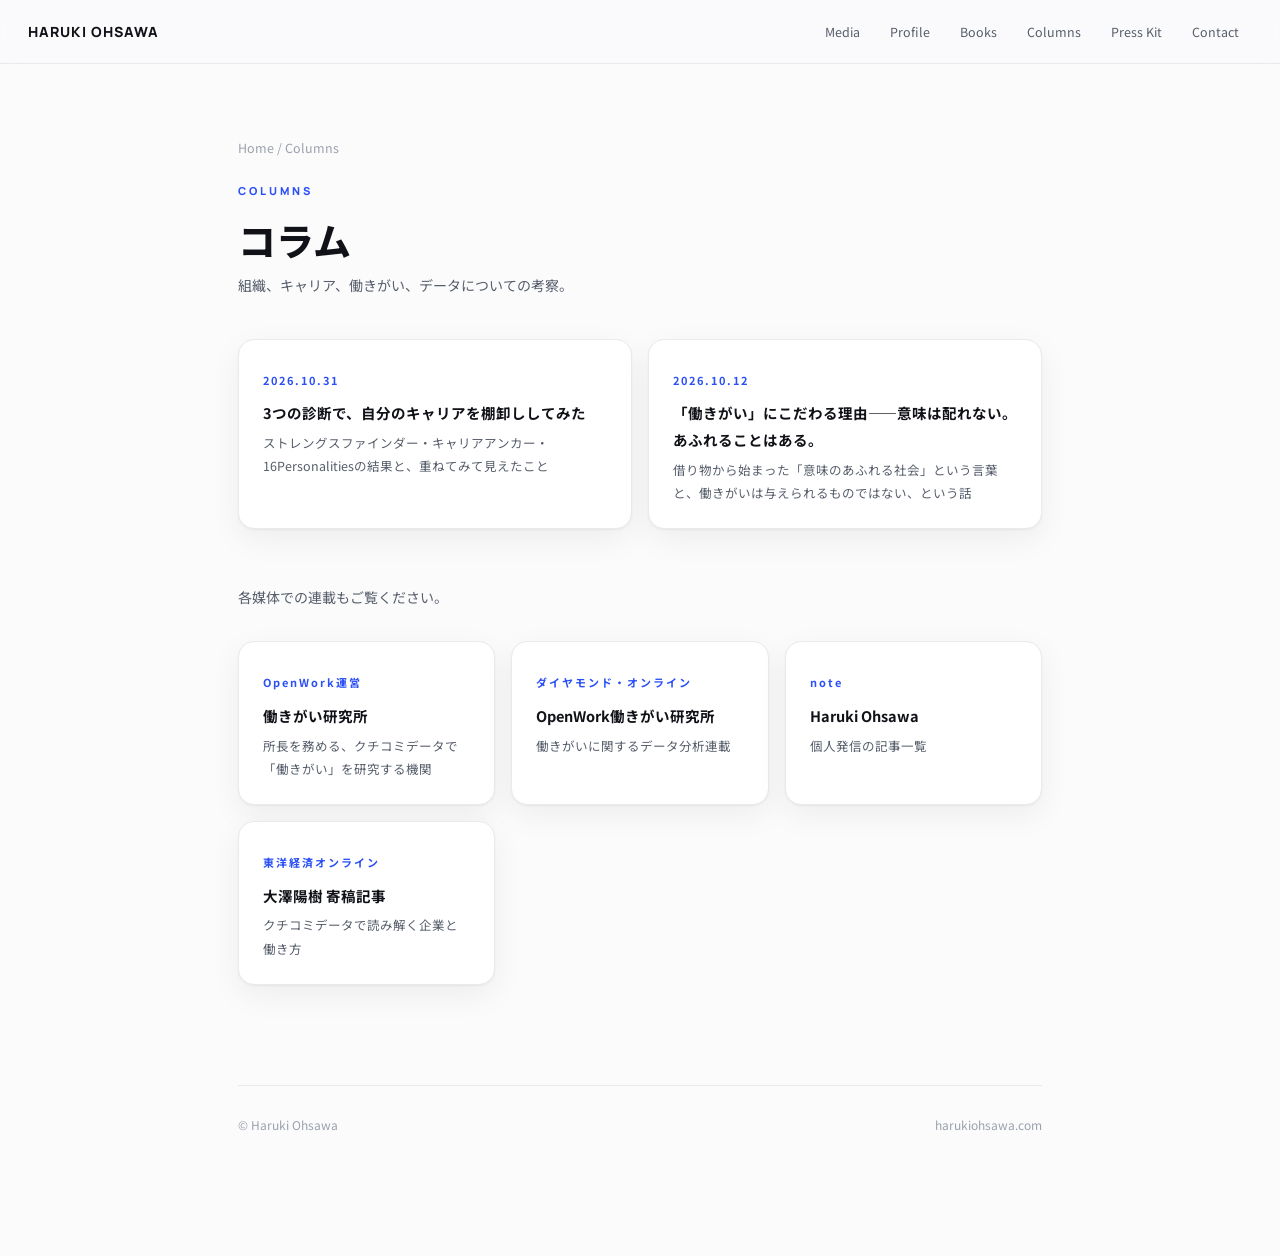
<file: columns/index.html>
<!doctype html>
<html lang="ja">
<head>
<meta charset="utf-8">
<meta name="viewport" content="width=device-width, initial-scale=1">
<title>コラム | 大澤陽樹（Haruki Ohsawa）</title>
<meta name="description" content="オープンワーク株式会社 代表取締役社長・大澤陽樹のコラム。組織、キャリア、働きがい、データについての考察。">
<link rel="canonical" href="https://harukiohsawa.com/columns/">
<meta property="og:title" content="コラム | 大澤陽樹">
<meta property="og:type" content="website">
<meta property="og:url" content="https://harukiohsawa.com/columns/">
<meta property="og:site_name" content="大澤陽樹（Haruki Ohsawa）公式サイト">
<meta property="og:locale" content="ja_JP">
<meta name="twitter:card" content="summary">
<meta name="twitter:site" content="@ohsawa_tw">
<link rel="icon" href="/favicon.ico?v=dog" sizes="32x32">
<link rel="icon" type="image/svg+xml" href="/assets/favicon.svg?v=dog">
<link rel="apple-touch-icon" href="/assets/apple-touch-icon.png?v=dog">
<link rel="preconnect" href="https://fonts.googleapis.com">
<link rel="preconnect" href="https://fonts.gstatic.com" crossorigin>
<link href="https://fonts.googleapis.com/css2?family=Manrope:wght@800&family=Noto+Sans+JP:wght@400;500;700;800&display=swap" rel="stylesheet">
<link rel="stylesheet" href="../assets/style.css?v=20261002">
</head>
<body>
<nav class="topnav">
  <a class="logo en" href="../">HARUKI OHSAWA</a>
  <div class="links">
    <a href="../media/">Media</a><a href="../#profile">Profile</a><a href="../#books">Books</a><a href="./">Columns</a><a href="../#presskit">Press Kit</a><a href="../#contact">Contact</a>
  </div>
</nav>
<div class="wrap">
<header class="page-head">
  <p class="breadcrumb"><a href="../">Home</a> / Columns</p>
  <p class="eyebrow en">COLUMNS</p>
  <h1>コラム</h1>
  <p class="section-lead">組織、キャリア、働きがい、データについての考察。</p>
</header>

<section style="margin-top:40px">
  <div class="col-links">
    <a class="col-card" href="self-analysis/"><span class="c-where">2026.10.31</span><div class="c-name">3つの診断で、自分のキャリアを棚卸ししてみた</div><div class="c-desc">ストレングスファインダー・キャリアアンカー・16Personalitiesの結果と、重ねてみて見えたこと</div></a>
    <a class="col-card" href="hatarakigai/"><span class="c-where">2026.10.12</span><div class="c-name">「働きがい」にこだわる理由——意味は配れない。あふれることはある。</div><div class="c-desc">借り物から始まった「意味のあふれる社会」という言葉と、働きがいは与えられるものではない、という話</div></a>
  </div>
</section>

<section style="margin-top:56px">
  <p class="section-lead">各媒体での連載もご覧ください。</p>
  <div class="col-links">
    <a class="col-card" href="https://hatarakigai.openwork.jp/" target="_blank" rel="noopener"><span class="c-where">OpenWork運営</span><div class="c-name">働きがい研究所</div><div class="c-desc">所長を務める、クチコミデータで「働きがい」を研究する機関</div></a>
    <a class="col-card" href="https://diamond.jp/ud/authors/58abbd6e7765611bd0560300" target="_blank" rel="noopener"><span class="c-where">ダイヤモンド・オンライン</span><div class="c-name">OpenWork働きがい研究所</div><div class="c-desc">働きがいに関するデータ分析連載</div></a>
    <a class="col-card" href="https://note.com/haruki_ohsawa/" target="_blank" rel="noopener"><span class="c-where">note</span><div class="c-name">Haruki Ohsawa</div><div class="c-desc">個人発信の記事一覧</div></a>
    <a class="col-card" href="https://toyokeizai.net/list/author/4883" target="_blank" rel="noopener"><span class="c-where">東洋経済オンライン</span><div class="c-name">大澤陽樹 寄稿記事</div><div class="c-desc">クチコミデータで読み解く企業と働き方</div></a>
  </div>
</section>

<footer>
  <span>© Haruki Ohsawa</span>
  <span><a href="../">harukiohsawa.com</a></span>
</footer>
</div>
</body>
</html>
</file>
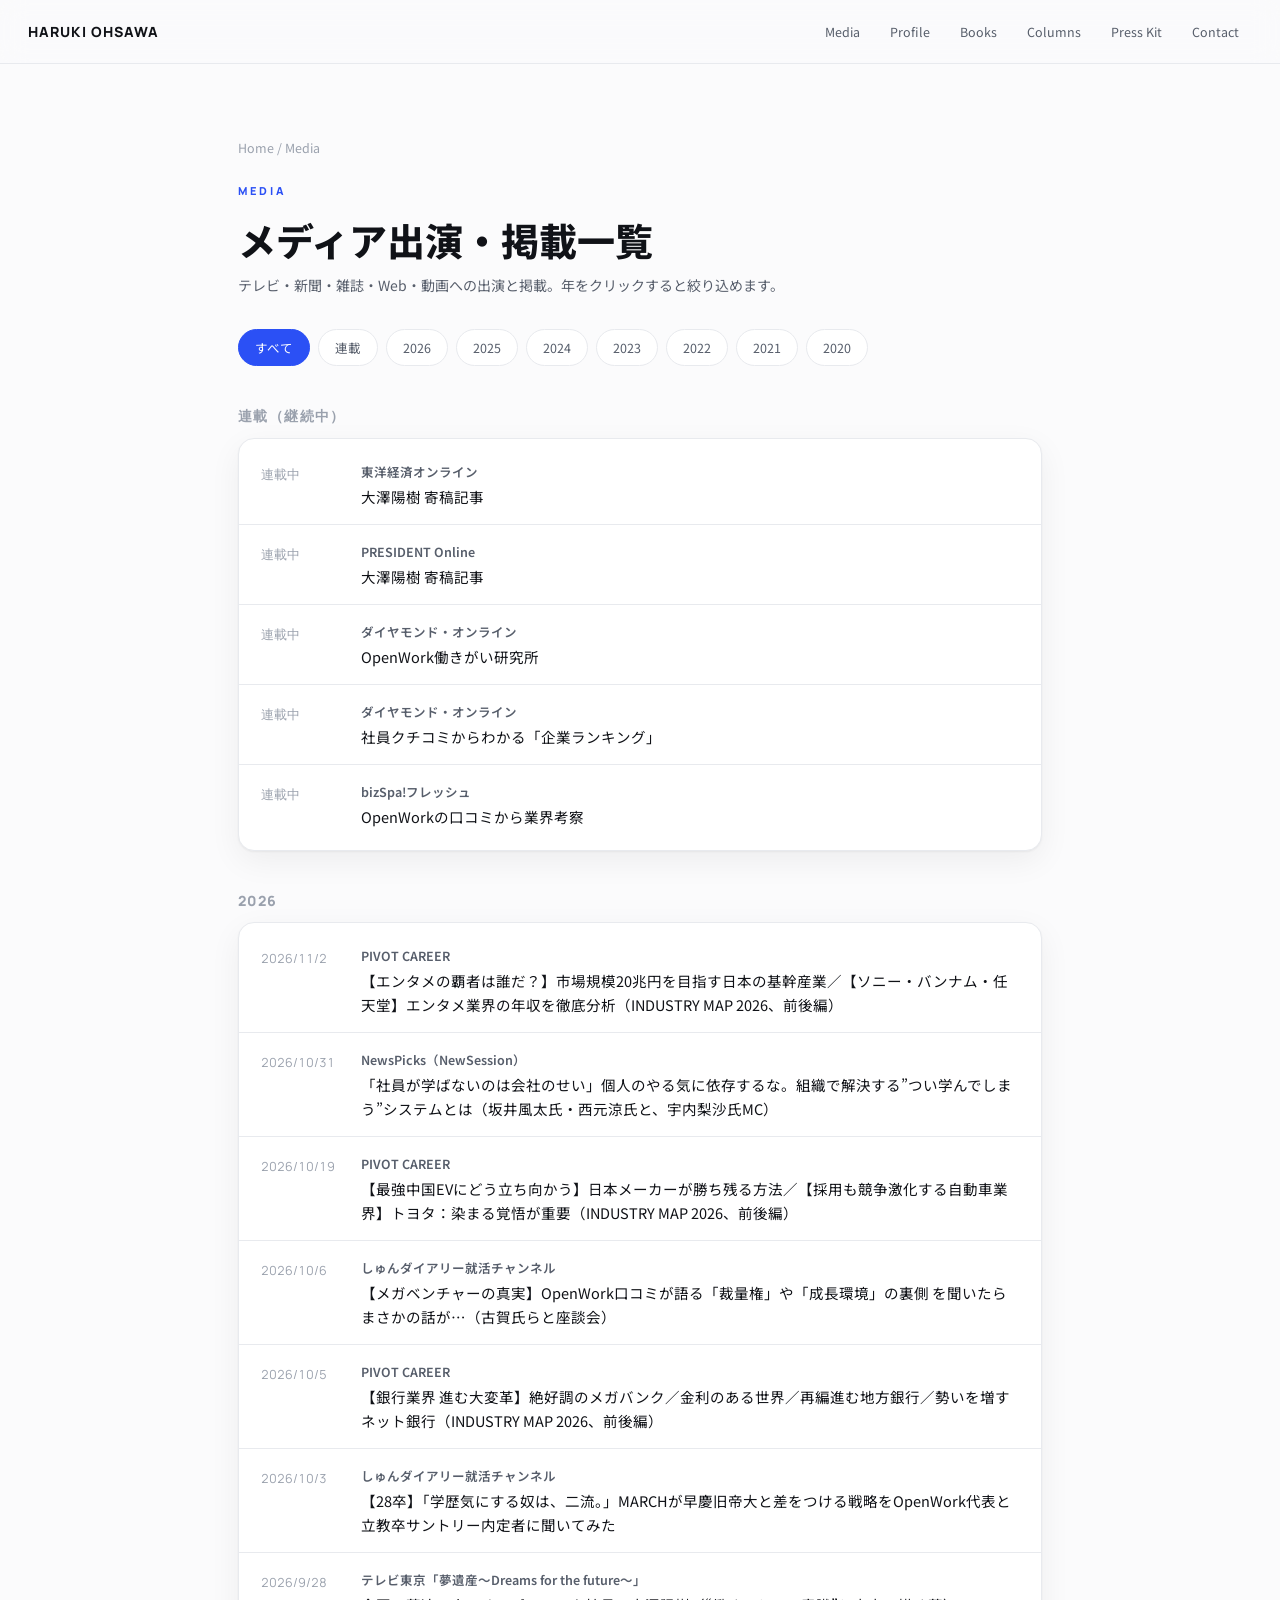
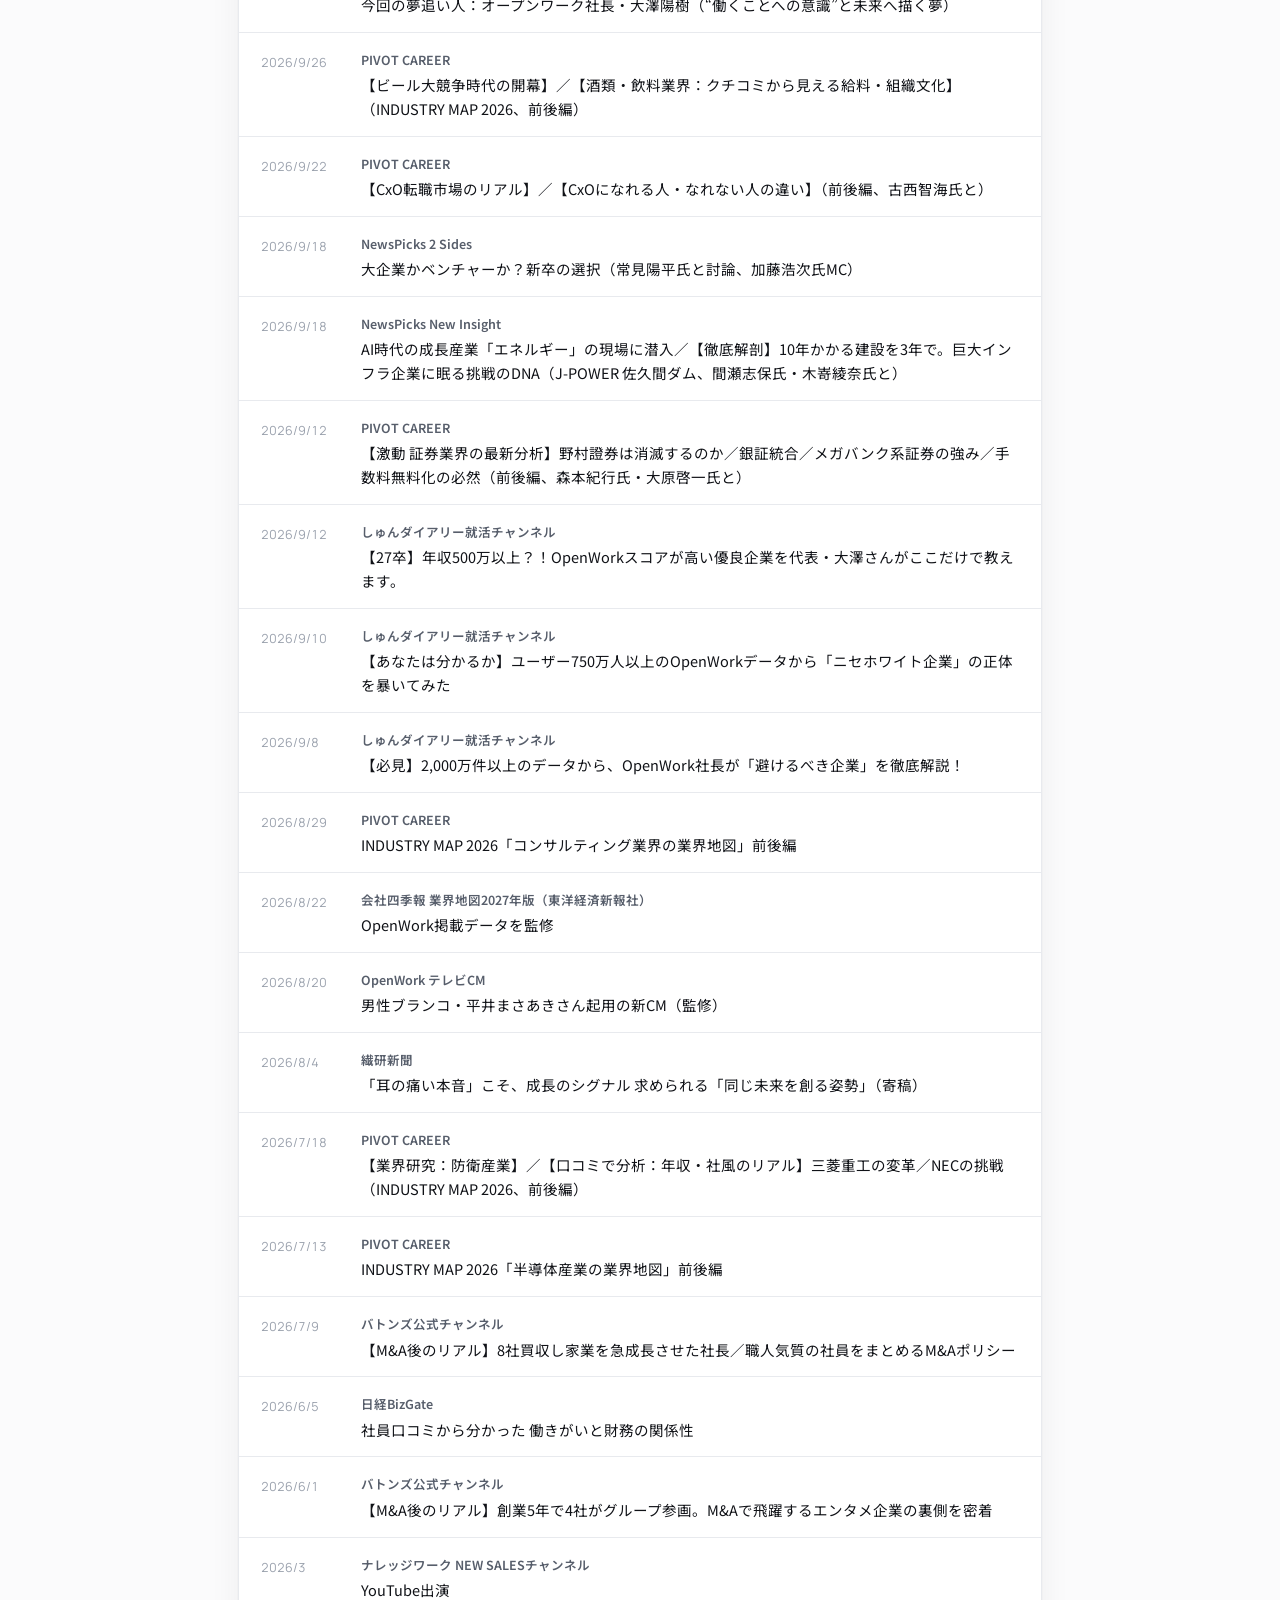
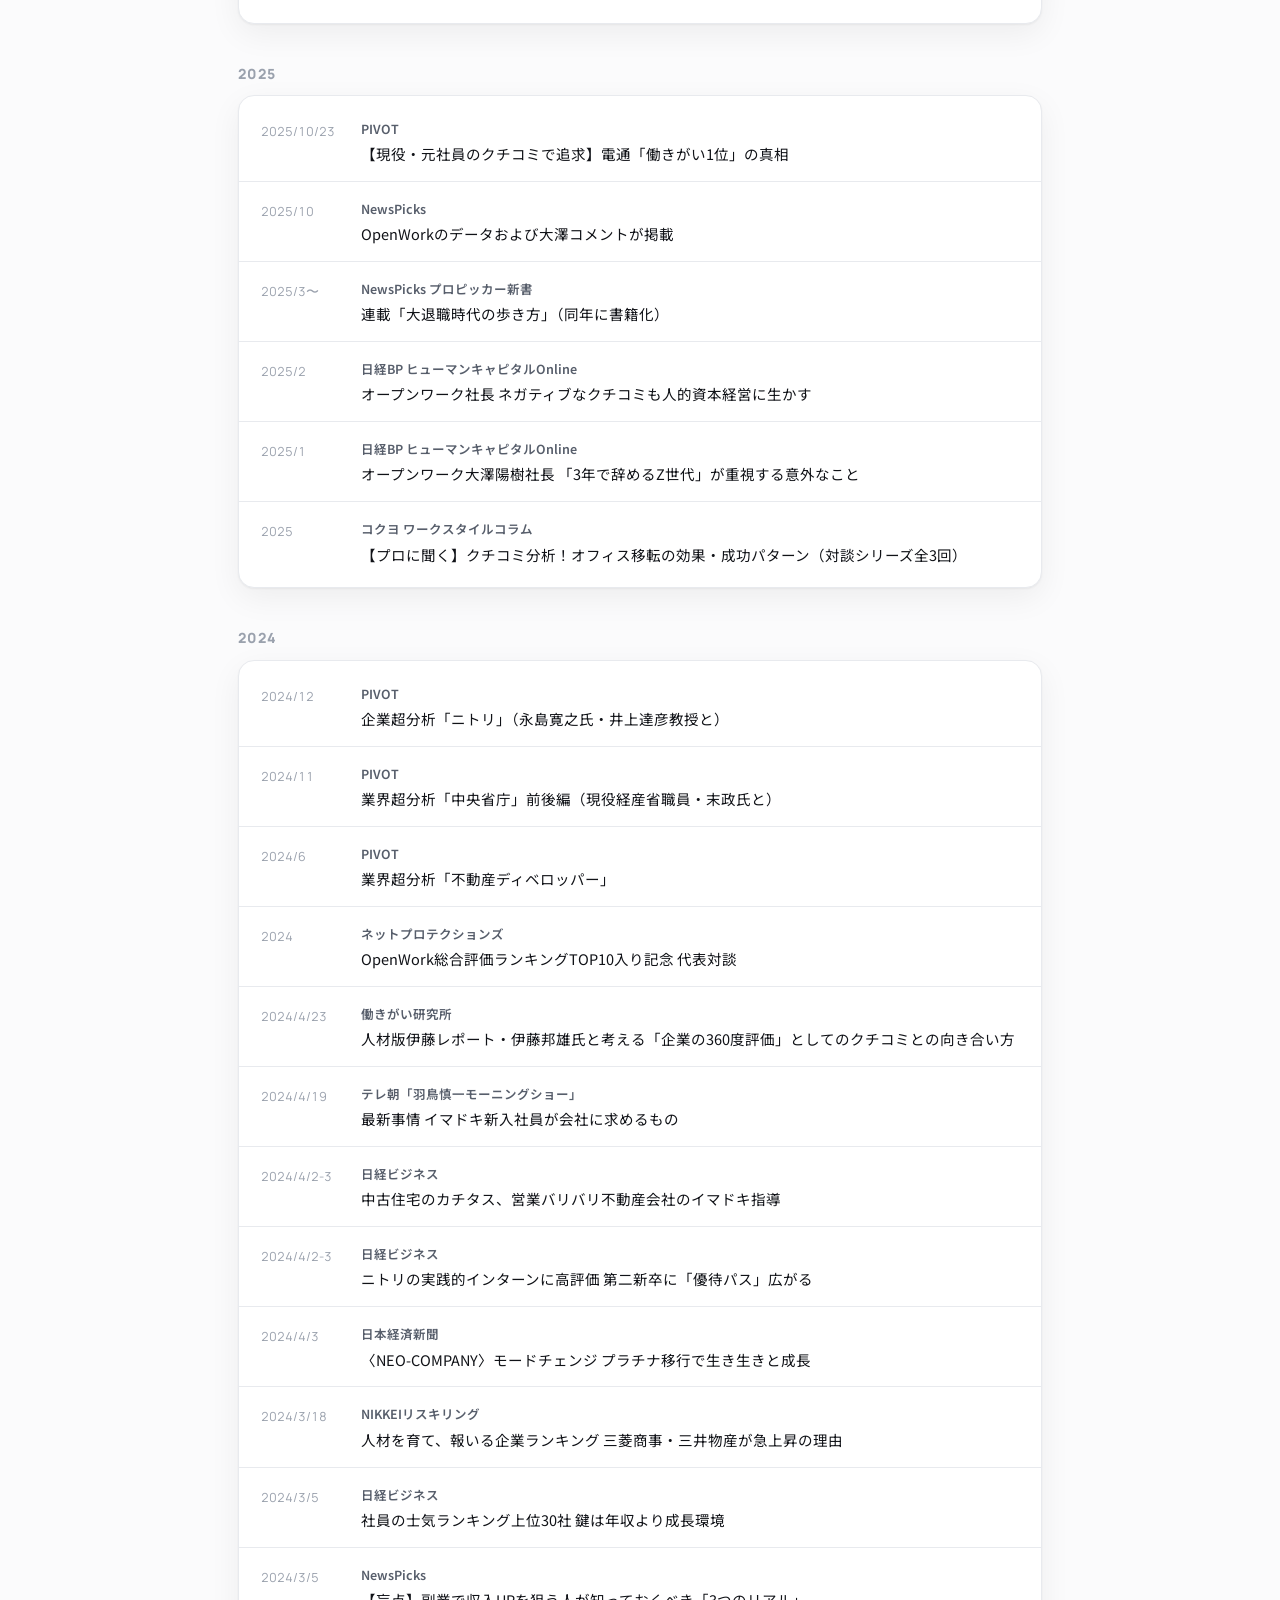
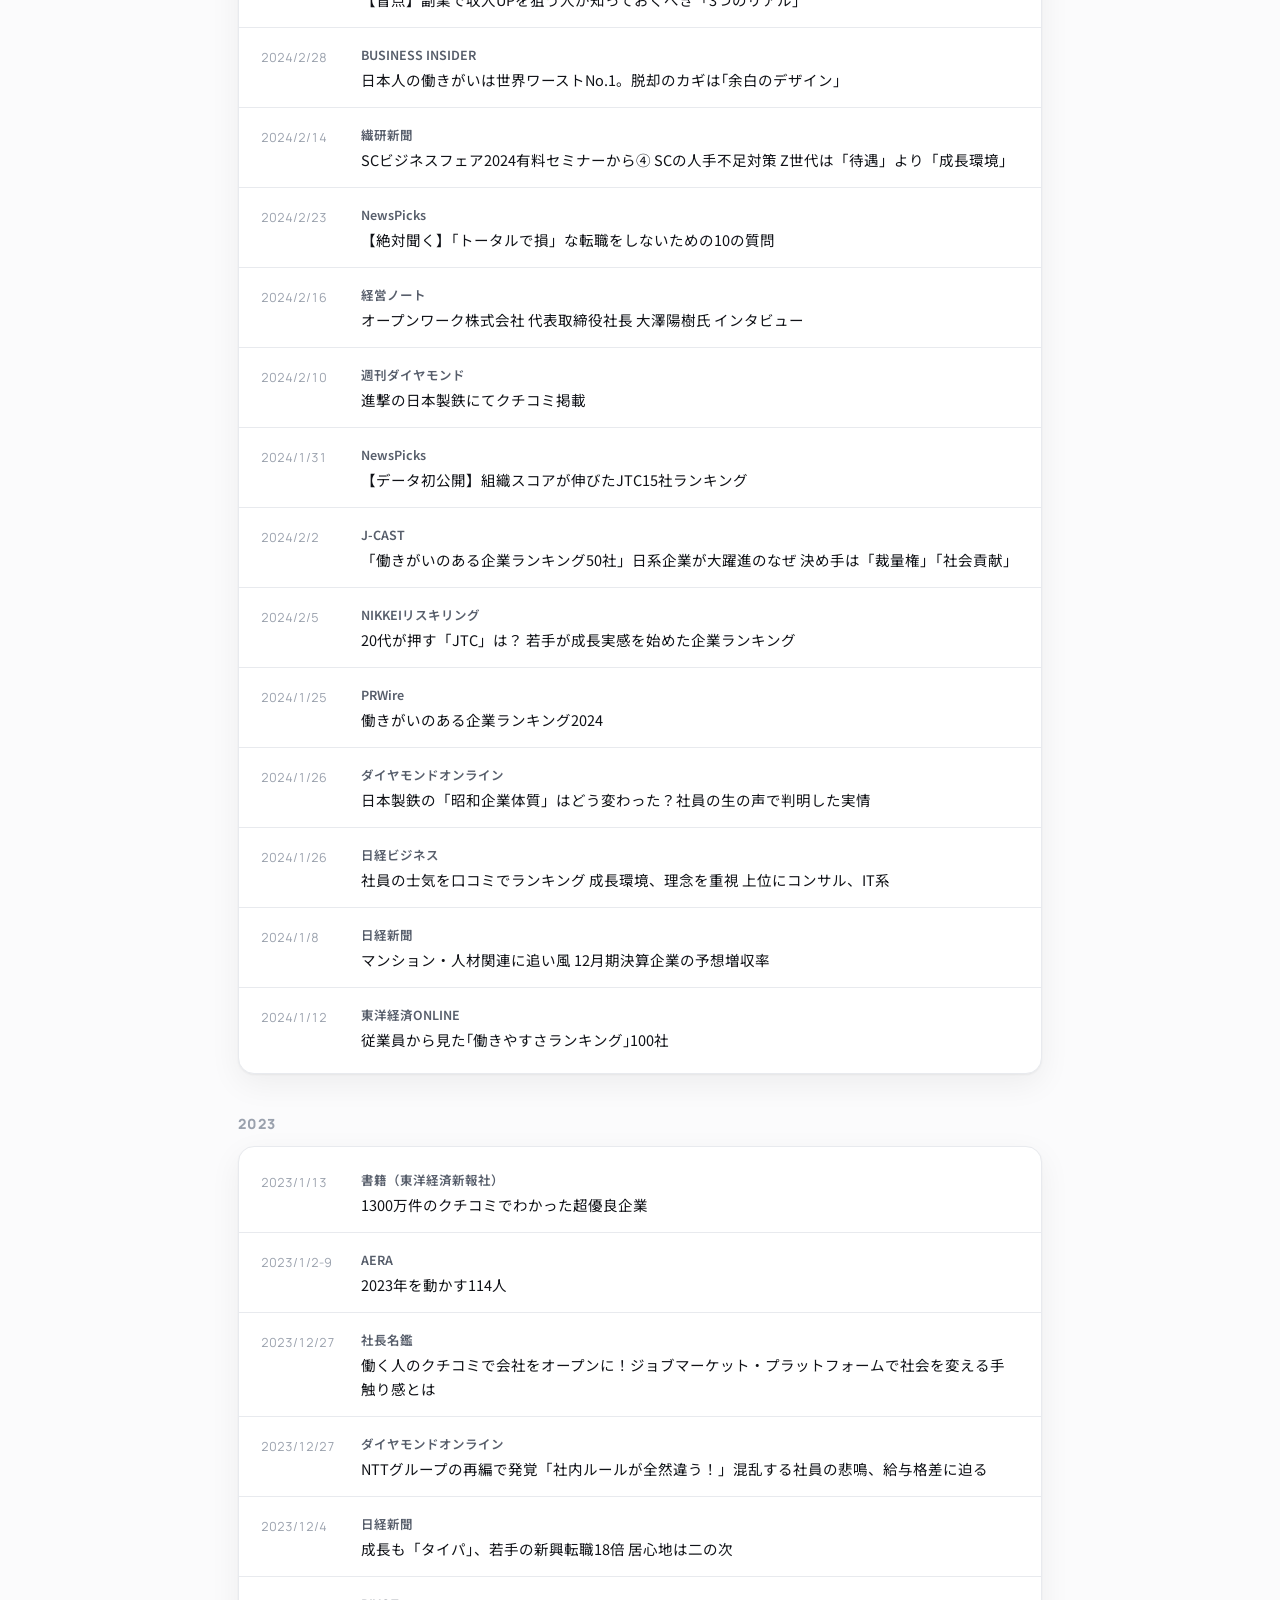
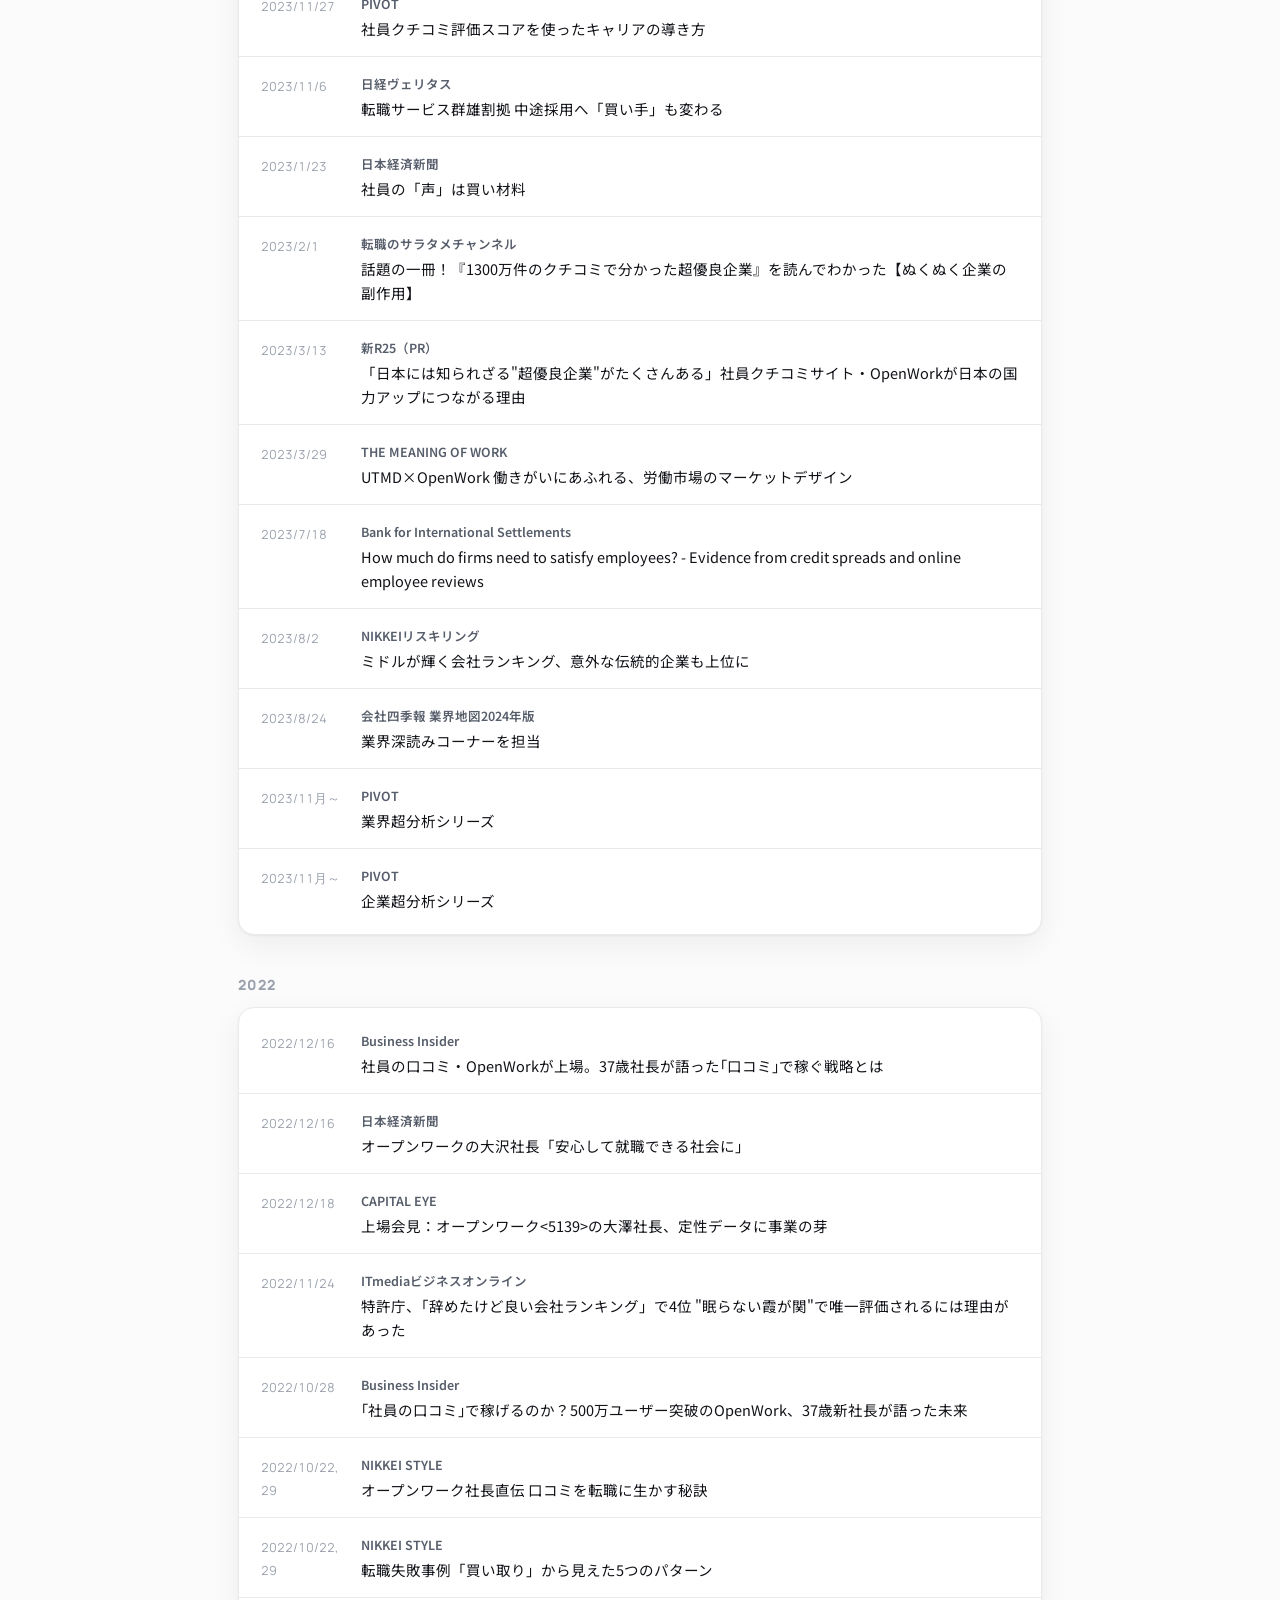
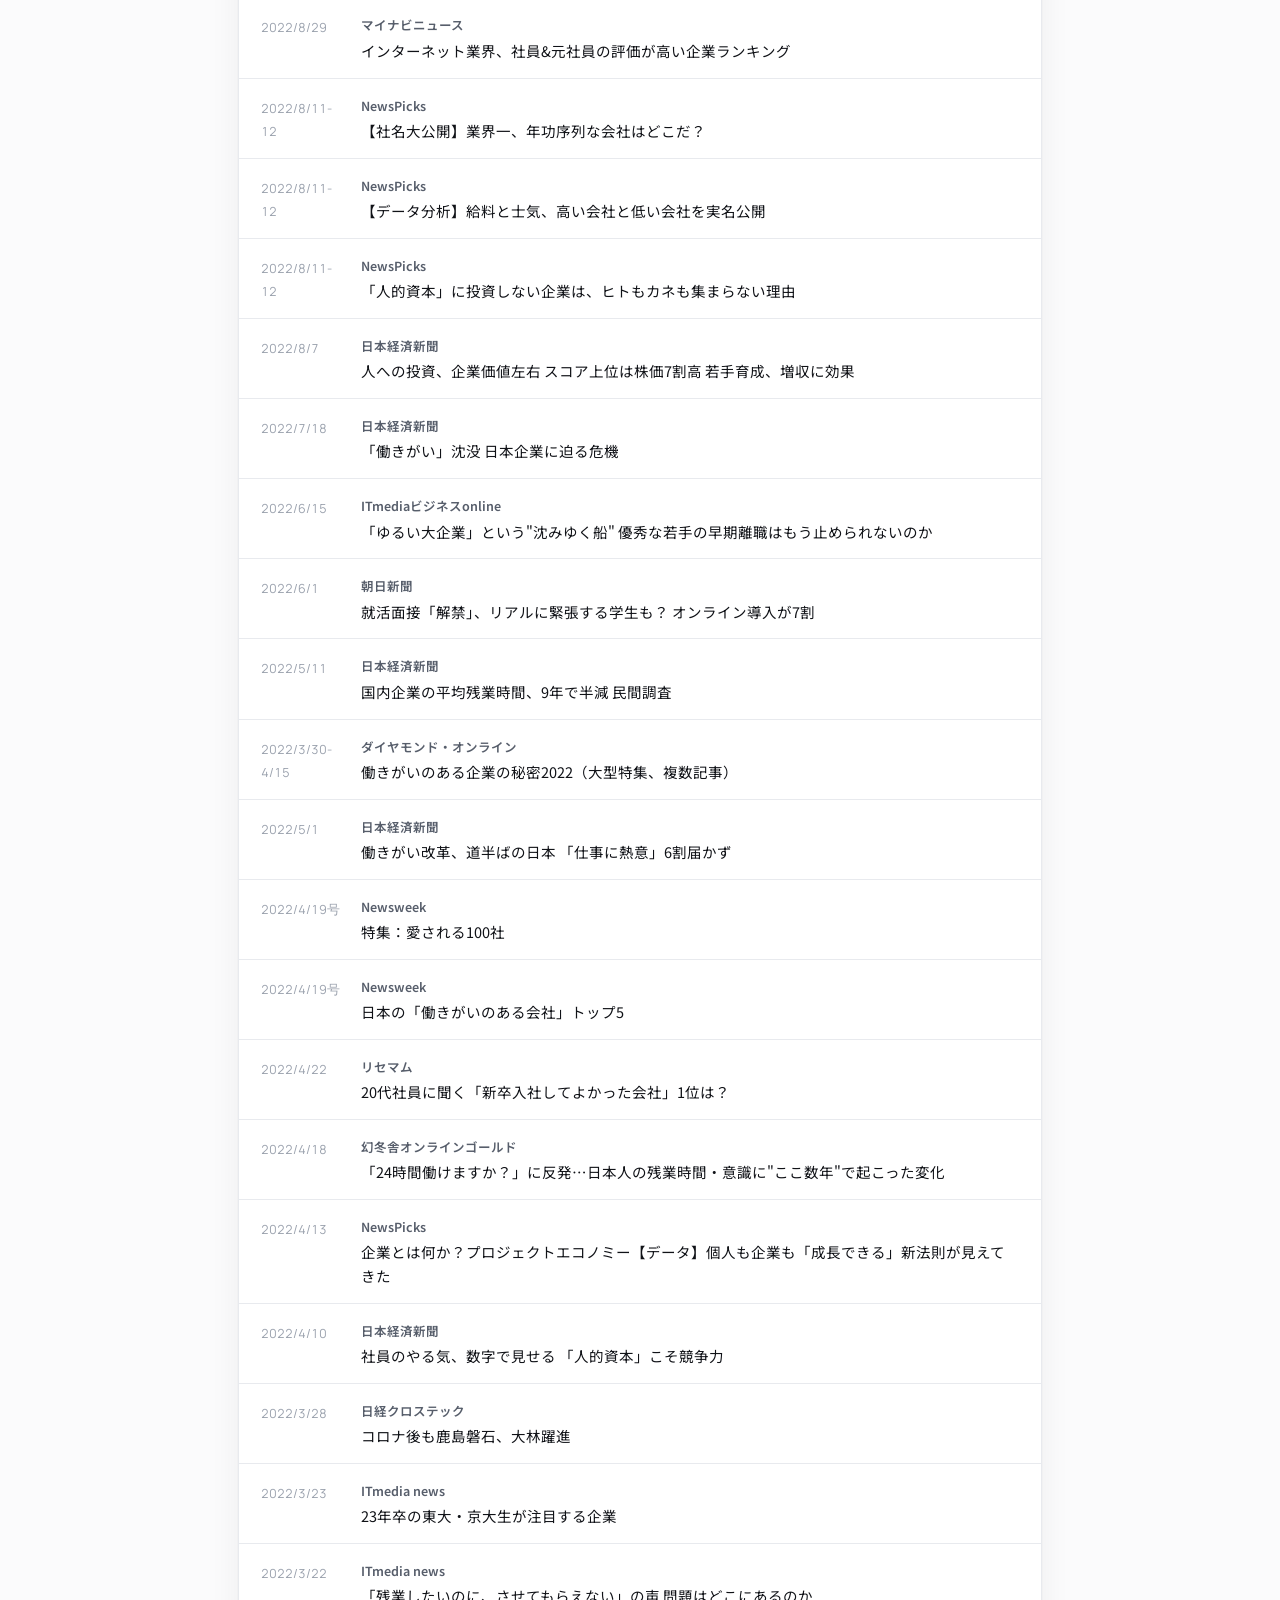
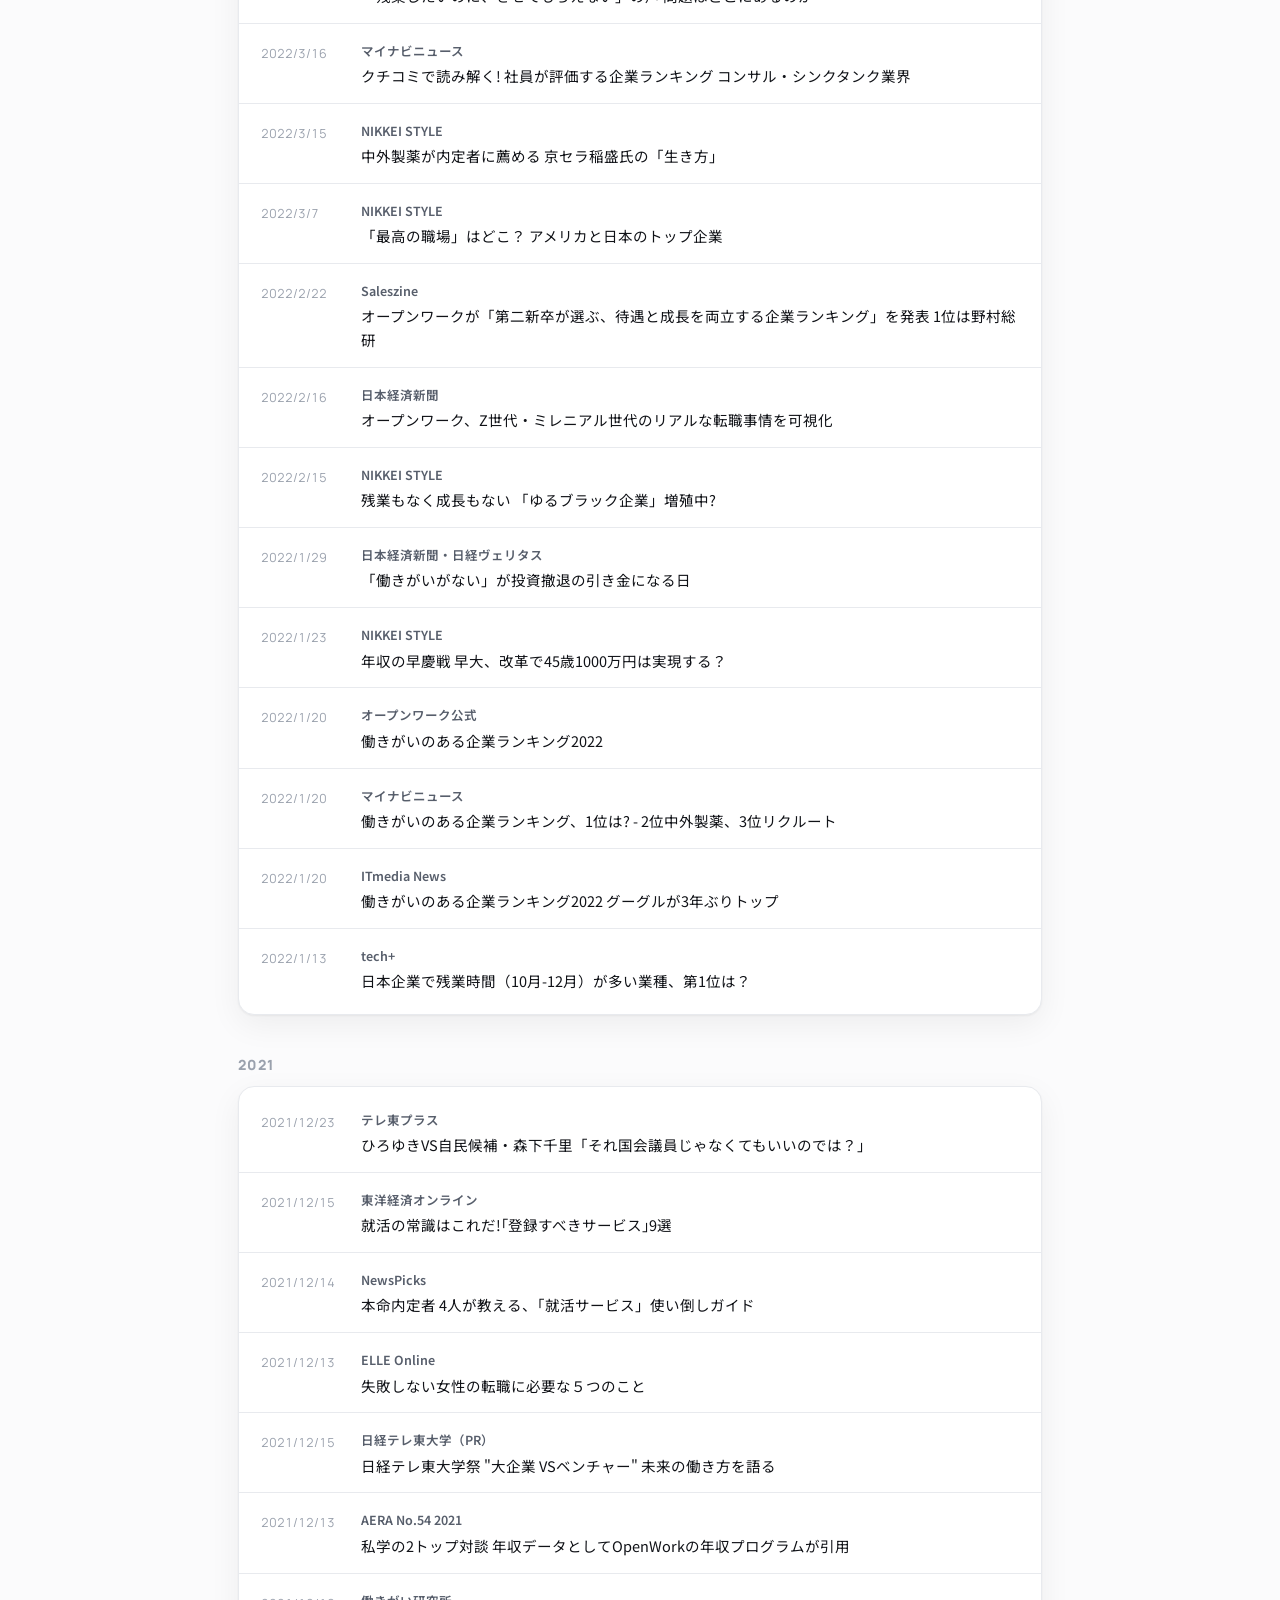
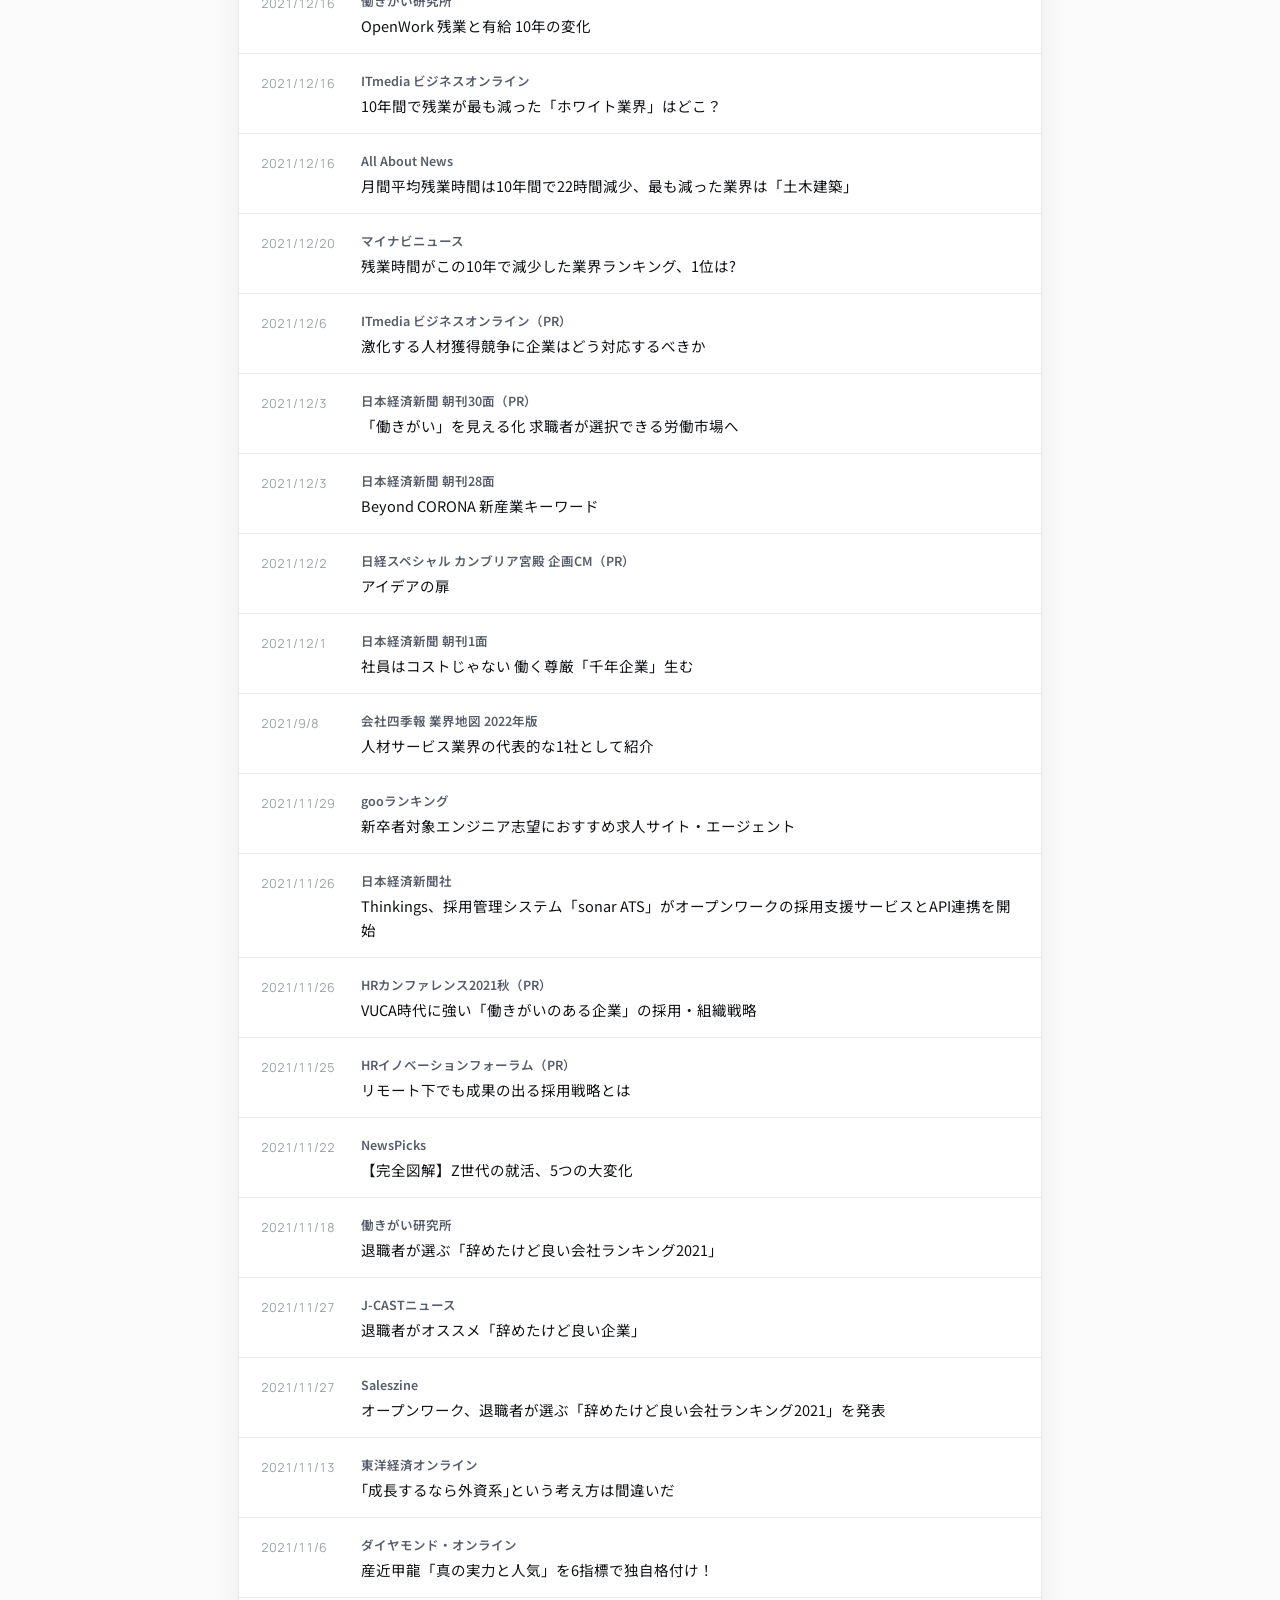
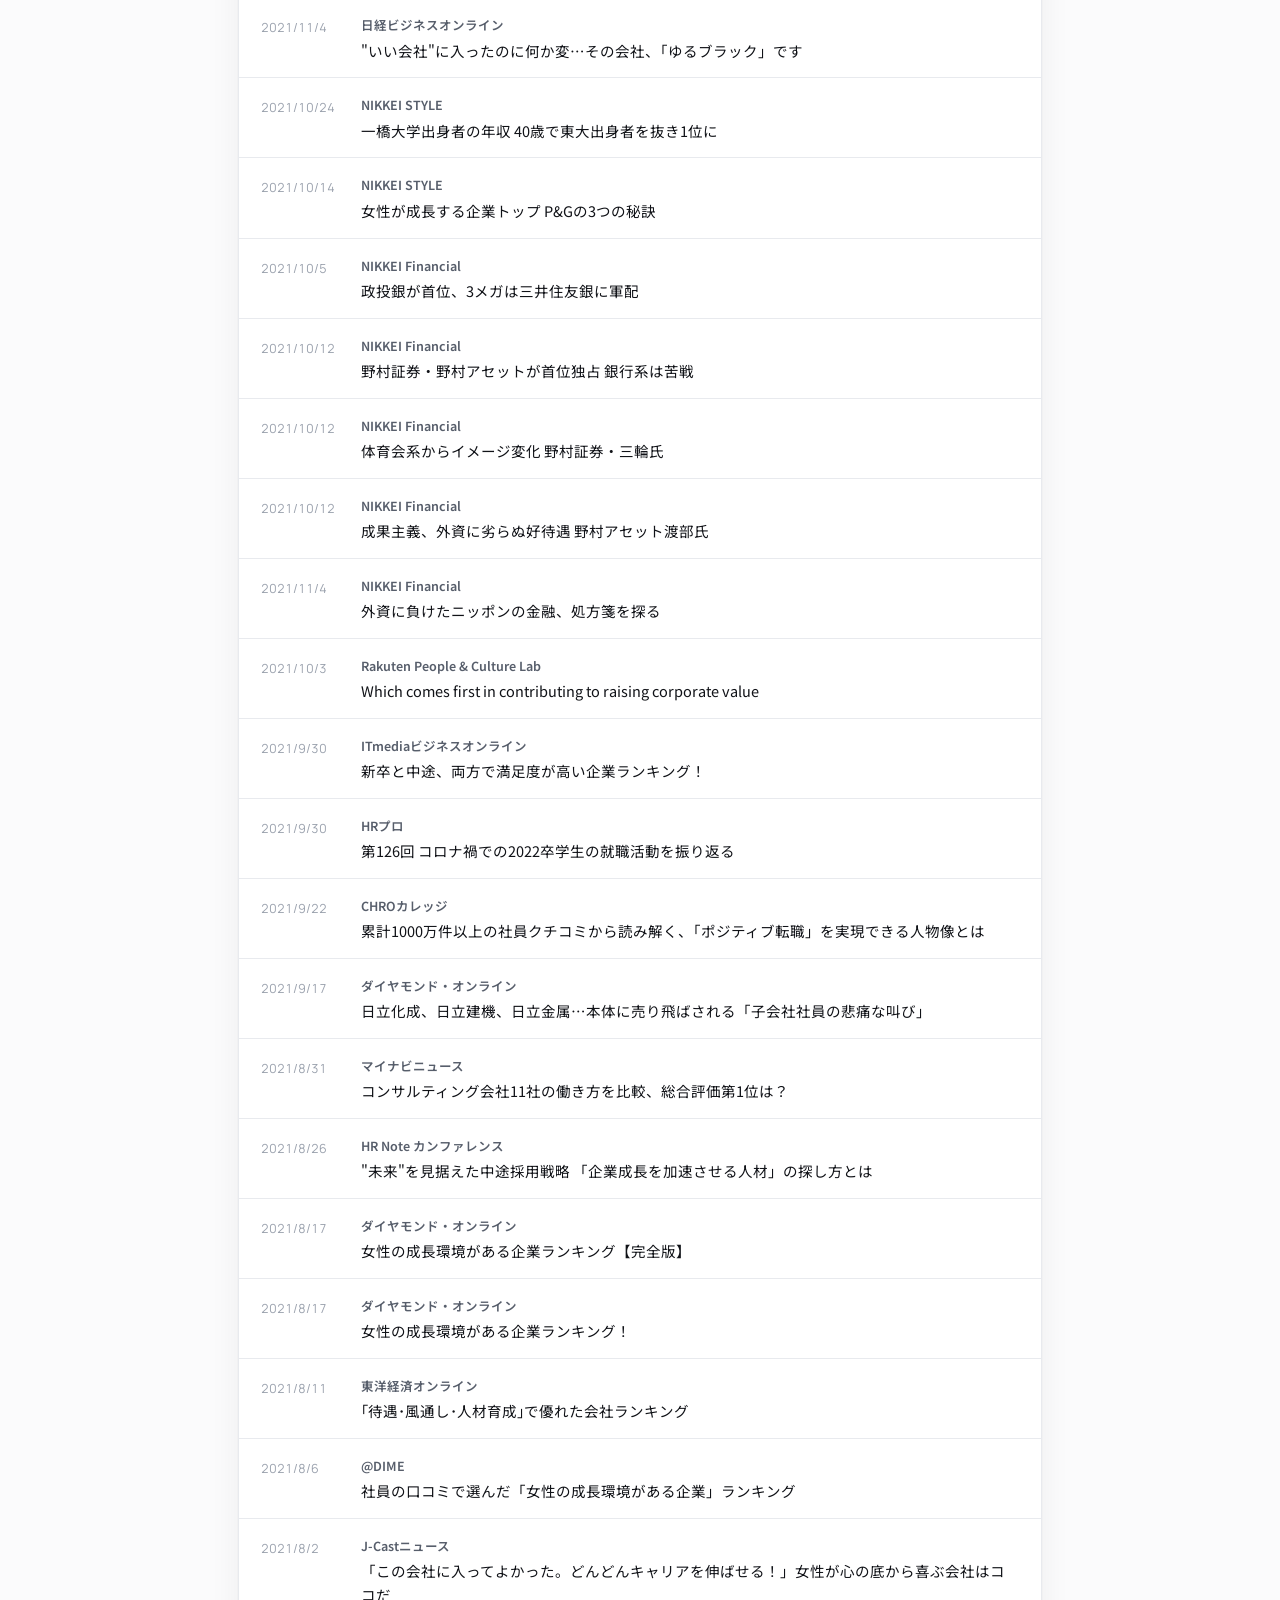
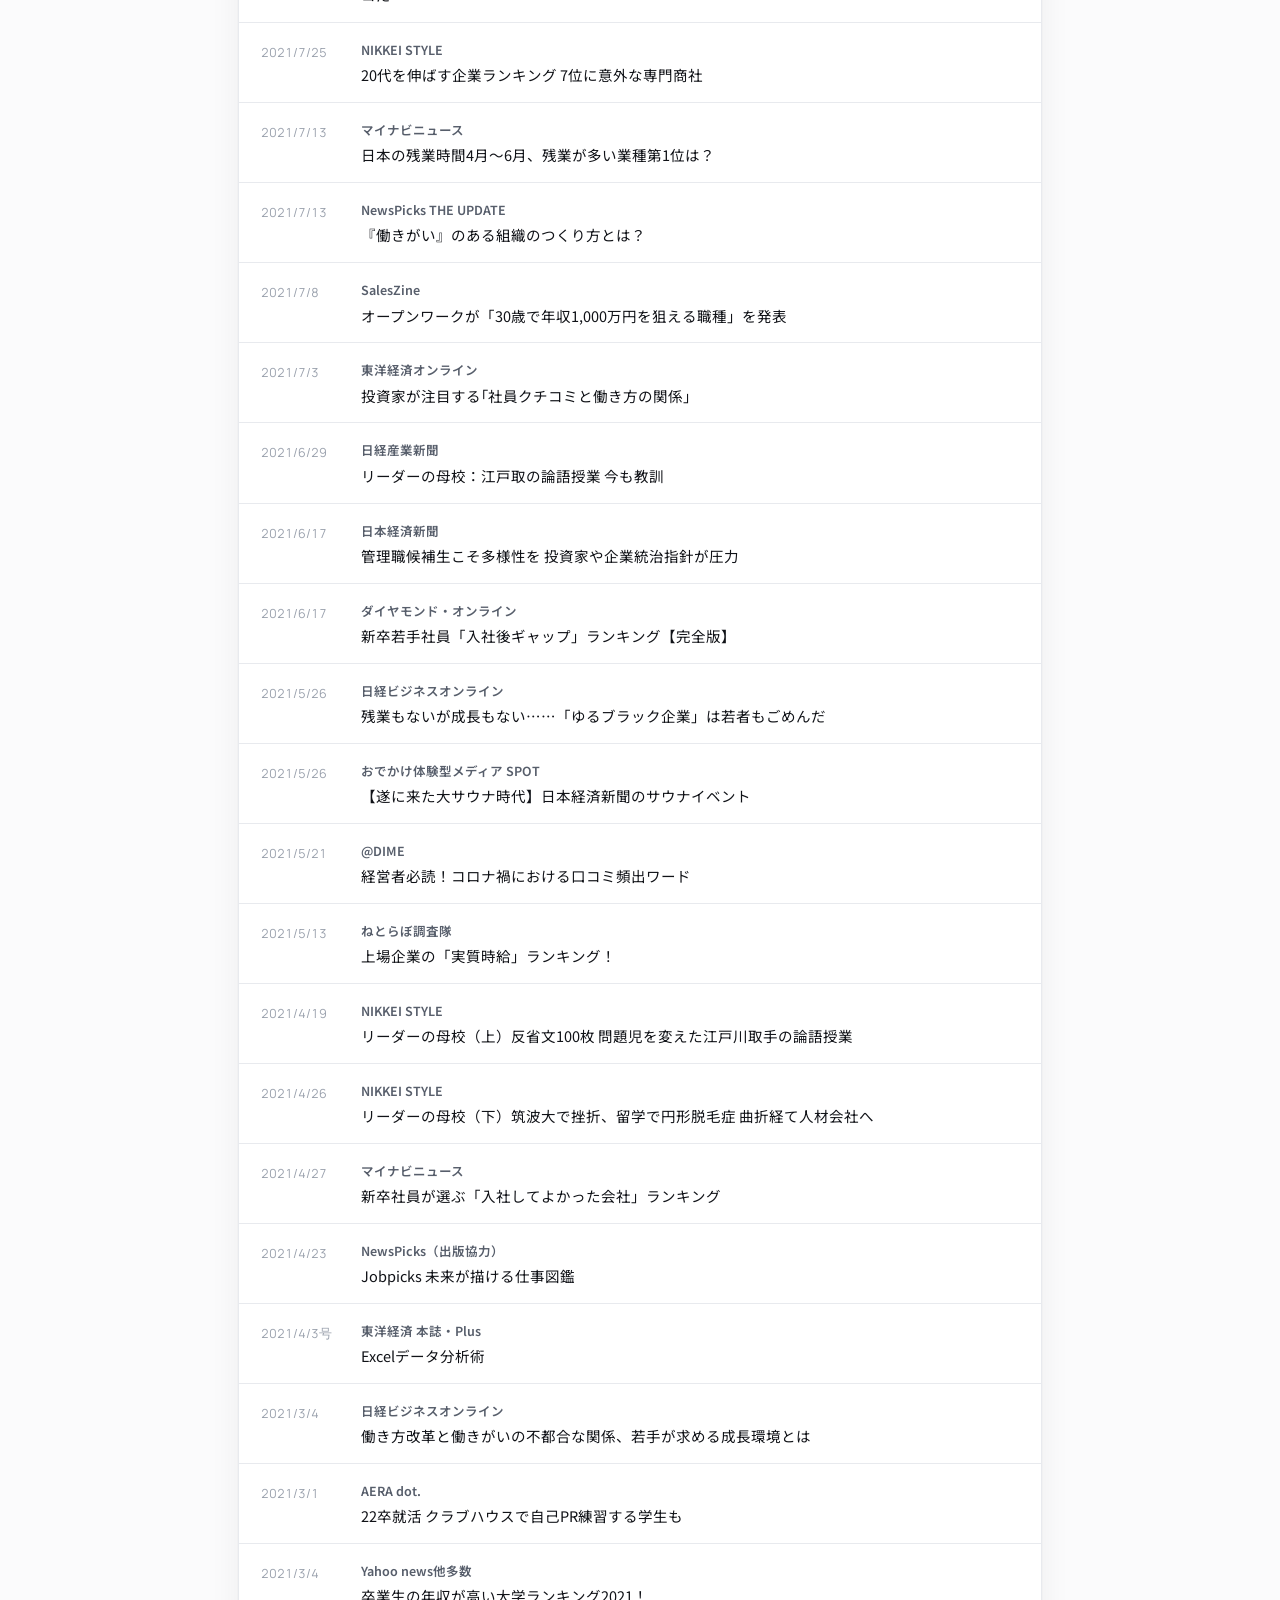
<file: media/index.html>
<!doctype html>
<html lang="ja">
<head>
<meta charset="utf-8">
<meta name="viewport" content="width=device-width, initial-scale=1">
<title>メディア出演・掲載一覧 | 大澤陽樹（Haruki Ohsawa）</title>
<meta name="description" content="オープンワーク株式会社 代表取締役社長・大澤陽樹のメディア出演・掲載一覧。テレビ・新聞・雑誌・Web・動画への出演と掲載を年別に掲載。">
<link rel="canonical" href="https://harukiohsawa.com/media/">
<meta property="og:title" content="メディア出演・掲載一覧 | 大澤陽樹">
<meta property="og:type" content="website">
<meta property="og:url" content="https://harukiohsawa.com/media/">
<meta property="og:site_name" content="大澤陽樹（Haruki Ohsawa）公式サイト">
<meta property="og:locale" content="ja_JP">
<meta name="twitter:card" content="summary">
<meta name="twitter:site" content="@ohsawa_tw">
<link rel="icon" href="/favicon.ico?v=dog" sizes="32x32">
<link rel="icon" type="image/svg+xml" href="/assets/favicon.svg?v=dog">
<link rel="apple-touch-icon" href="/assets/apple-touch-icon.png?v=dog">
<link rel="preconnect" href="https://fonts.googleapis.com">
<link rel="preconnect" href="https://fonts.gstatic.com" crossorigin>
<link href="https://fonts.googleapis.com/css2?family=Manrope:wght@800&family=Noto+Sans+JP:wght@400;500;700;800&display=swap" rel="stylesheet">
<link rel="stylesheet" href="../assets/style.css?v=20261002">
</head>
<body>
<nav class="topnav">
  <a class="logo en" href="../">HARUKI OHSAWA</a>
  <div class="links">
    <a href="./">Media</a><a href="../#profile">Profile</a><a href="../#books">Books</a><a href="../columns/">Columns</a><a href="../#presskit">Press Kit</a><a href="../#contact">Contact</a>
  </div>
</nav>
<div class="wrap">
<header class="page-head">
  <p class="breadcrumb"><a href="../">Home</a> / Media</p>
  <p class="eyebrow en">MEDIA</p>
  <h1>メディア出演・掲載一覧</h1>
  <p class="section-lead">テレビ・新聞・雑誌・Web・動画への出演と掲載。年をクリックすると絞り込めます。</p>
  <div class="filters" id="filters" role="group" aria-label="年で絞り込み"></div>
</header>

<div data-year="連載">
  <h2 class="year-head en">連載（継続中）</h2>
  <ul class="media-list">
      <li><div class="m-date">連載中</div><div class="m-body"><div class="m-outlet">東洋経済オンライン</div><a class="m-title" href="https://toyokeizai.net/list/author/4883" target="_blank" rel="noopener">大澤陽樹 寄稿記事</a></div></li>
      <li><div class="m-date">連載中</div><div class="m-body"><div class="m-outlet">PRESIDENT Online</div><a class="m-title" href="https://president.jp/list/author/%E5%A4%A7%E6%BE%A4%20%E9%99%BD%E6%A8%B9" target="_blank" rel="noopener">大澤陽樹 寄稿記事</a></div></li>
      <li><div class="m-date">連載中</div><div class="m-body"><div class="m-outlet">ダイヤモンド・オンライン</div><a class="m-title" href="https://diamond.jp/ud/authors/58abbd6e7765611bd0560300" target="_blank" rel="noopener">OpenWork働きがい研究所</a></div></li>
      <li><div class="m-date">連載中</div><div class="m-body"><div class="m-outlet">ダイヤモンド・オンライン</div><a class="m-title" href="https://diamond.jp/category/s-vorkers_ranking" target="_blank" rel="noopener">社員クチコミからわかる「企業ランキング」</a></div></li>
      <li><div class="m-date">連載中</div><div class="m-body"><div class="m-outlet">bizSpa!フレッシュ</div><a class="m-title" href="https://bizspa.jp/?s=openwork" target="_blank" rel="noopener">OpenWorkの口コミから業界考察</a></div></li>
  </ul>
</div>
<div data-year="2026">
  <h2 class="year-head en">2026</h2>
  <ul class="media-list">
      <li><div class="m-date">2026/11/2</div><div class="m-body"><div class="m-outlet">PIVOT CAREER</div><a class="m-title" href="https://www.youtube.com/watch?v=_1S5Gov4vqg" target="_blank" rel="noopener">【エンタメの覇者は誰だ？】市場規模20兆円を目指す日本の基幹産業／【ソニー・バンナム・任天堂】エンタメ業界の年収を徹底分析（INDUSTRY MAP 2026、前後編）</a></div></li>
      <li><div class="m-date">2026/10/31</div><div class="m-body"><div class="m-outlet">NewsPicks（NewSession）</div><a class="m-title" href="https://www.youtube.com/watch?v=HVvq_euDKnI" target="_blank" rel="noopener">「社員が学ばないのは会社のせい」個人のやる気に依存するな。組織で解決する”つい学んでしまう”システムとは（坂井風太氏・西元涼氏と、宇内梨沙氏MC）</a></div></li>
      <li><div class="m-date">2026/10/19</div><div class="m-body"><div class="m-outlet">PIVOT CAREER</div><a class="m-title" href="https://www.youtube.com/watch?v=8bBNG8I1urs" target="_blank" rel="noopener">【最強中国EVにどう立ち向かう】日本メーカーが勝ち残る方法／【採用も競争激化する自動車業界】トヨタ：染まる覚悟が重要（INDUSTRY MAP 2026、前後編）</a></div></li>
      <li><div class="m-date">2026/10/6</div><div class="m-body"><div class="m-outlet">しゅんダイアリー就活チャンネル</div><a class="m-title" href="https://www.youtube.com/watch?v=kBEyF3fYj3s" target="_blank" rel="noopener">【メガベンチャーの真実】OpenWork口コミが語る「裁量権」や「成長環境」の裏側 を聞いたらまさかの話が…（古賀氏らと座談会）</a></div></li>
      <li><div class="m-date">2026/10/5</div><div class="m-body"><div class="m-outlet">PIVOT CAREER</div><a class="m-title" href="https://www.youtube.com/watch?v=KRb-_HOxVXs" target="_blank" rel="noopener">【銀行業界 進む大変革】絶好調のメガバンク／金利のある世界／再編進む地方銀行／勢いを増すネット銀行（INDUSTRY MAP 2026、前後編）</a></div></li>
      <li><div class="m-date">2026/10/3</div><div class="m-body"><div class="m-outlet">しゅんダイアリー就活チャンネル</div><a class="m-title" href="https://www.youtube.com/watch?v=AF6_2Xguc5w" target="_blank" rel="noopener">【28卒】「学歴気にする奴は、二流。」MARCHが早慶旧帝大と差をつける戦略をOpenWork代表と立教卒サントリー内定者に聞いてみた</a></div></li>
      <li><div class="m-date">2026/9/28</div><div class="m-body"><div class="m-outlet">テレビ東京「夢遺産～Dreams for the future～」</div><a class="m-title" href="https://www.tv-tokyo.co.jp/yumeisan/backnumber/index.html?trgt=20260928" target="_blank" rel="noopener">今回の夢追い人：オープンワーク社長・大澤陽樹（“働くことへの意識”と未来へ描く夢）</a></div></li>
      <li><div class="m-date">2026/9/26</div><div class="m-body"><div class="m-outlet">PIVOT CAREER</div><a class="m-title" href="https://www.youtube.com/watch?v=4hKzZ43kXLQ" target="_blank" rel="noopener">【ビール大競争時代の開幕】／【酒類・飲料業界：クチコミから見える給料・組織文化】（INDUSTRY MAP 2026、前後編）</a></div></li>
      <li><div class="m-date">2026/9/22</div><div class="m-body"><div class="m-outlet">PIVOT CAREER</div><a class="m-title" href="https://www.youtube.com/watch?v=2zqFcoWm640" target="_blank" rel="noopener">【CxO転職市場のリアル】／【CxOになれる人・なれない人の違い】（前後編、古西智海氏と）</a></div></li>
      <li><div class="m-date">2026/9/18</div><div class="m-body"><div class="m-outlet">NewsPicks 2 Sides</div><a class="m-title" href="https://newspicks.com/news/17533798/" target="_blank" rel="noopener">大企業かベンチャーか？新卒の選択（常見陽平氏と討論、加藤浩次氏MC）</a></div></li>
      <li><div class="m-date">2026/9/18</div><div class="m-body"><div class="m-outlet">NewsPicks New Insight</div><a class="m-title" href="https://www.youtube.com/watch?v=vSgWZjvUZtQ" target="_blank" rel="noopener">AI時代の成長産業「エネルギー」の現場に潜入／【徹底解剖】10年かかる建設を3年で。巨大インフラ企業に眠る挑戦のDNA（J-POWER 佐久間ダム、間瀬志保氏・木嵜綾奈氏と）</a></div></li>
      <li><div class="m-date">2026/9/12</div><div class="m-body"><div class="m-outlet">PIVOT CAREER</div><a class="m-title" href="https://www.youtube.com/watch?v=f6dKat1tLu8" target="_blank" rel="noopener">【激動 証券業界の最新分析】野村證券は消滅するのか／銀証統合／メガバンク系証券の強み／手数料無料化の必然（前後編、森本紀行氏・大原啓一氏と）</a></div></li>
      <li><div class="m-date">2026/9/12</div><div class="m-body"><div class="m-outlet">しゅんダイアリー就活チャンネル</div><a class="m-title" href="https://www.youtube.com/watch?v=M0j1W5vwDZc" target="_blank" rel="noopener">【27卒】年収500万以上？！OpenWorkスコアが高い優良企業を代表・大澤さんがここだけで教えます。</a></div></li>
      <li><div class="m-date">2026/9/10</div><div class="m-body"><div class="m-outlet">しゅんダイアリー就活チャンネル</div><a class="m-title" href="https://www.youtube.com/watch?v=5gdAOfpcIbg" target="_blank" rel="noopener">【あなたは分かるか】ユーザー750万人以上のOpenWorkデータから「ニセホワイト企業」の正体を暴いてみた</a></div></li>
      <li><div class="m-date">2026/9/8</div><div class="m-body"><div class="m-outlet">しゅんダイアリー就活チャンネル</div><a class="m-title" href="https://www.youtube.com/watch?v=S4cVVj_hHLU" target="_blank" rel="noopener">【必見】2,000万件以上のデータから、OpenWork社長が「避けるべき企業」を徹底解説！</a></div></li>
      <li><div class="m-date">2026/8/29</div><div class="m-body"><div class="m-outlet">PIVOT CAREER</div><a class="m-title" href="https://www.youtube.com/watch?v=lh8xYt7xsPo" target="_blank" rel="noopener">INDUSTRY MAP 2026「コンサルティング業界の業界地図」前後編</a></div></li>
      <li><div class="m-date">2026/8/22</div><div class="m-body"><div class="m-outlet">会社四季報 業界地図2027年版（東洋経済新報社）</div><a class="m-title" href="https://www.openwork.co.jp/press/20260828093353" target="_blank" rel="noopener">OpenWork掲載データを監修</a></div></li>
      <li><div class="m-date">2026/8/20</div><div class="m-body"><div class="m-outlet">OpenWork テレビCM</div><a class="m-title" href="https://www.openwork.co.jp/press/20260820112308" target="_blank" rel="noopener">男性ブランコ・平井まさあきさん起用の新CM（監修）</a></div></li>
      <li><div class="m-date">2026/8/4</div><div class="m-body"><div class="m-outlet">繊研新聞</div><a class="m-title" href="https://senken.co.jp/posts/openwork-260804" target="_blank" rel="noopener">「耳の痛い本音」こそ、成長のシグナル 求められる「同じ未来を創る姿勢」（寄稿）</a></div></li>
      <li><div class="m-date">2026/7/18</div><div class="m-body"><div class="m-outlet">PIVOT CAREER</div><a class="m-title" href="https://www.youtube.com/watch?v=waZEu4q4VCo" target="_blank" rel="noopener">【業界研究：防衛産業】／【口コミで分析：年収・社風のリアル】三菱重工の変革／NECの挑戦（INDUSTRY MAP 2026、前後編）</a></div></li>
      <li><div class="m-date">2026/7/13</div><div class="m-body"><div class="m-outlet">PIVOT CAREER</div><a class="m-title" href="https://www.youtube.com/watch?v=P1IPBjR_MEc" target="_blank" rel="noopener">INDUSTRY MAP 2026「半導体産業の業界地図」前後編</a></div></li>
      <li><div class="m-date">2026/7/9</div><div class="m-body"><div class="m-outlet">バトンズ公式チャンネル</div><a class="m-title" href="https://www.youtube.com/watch?v=vbnsCqqlVbk" target="_blank" rel="noopener">【M&amp;A後のリアル】8社買収し家業を急成長させた社長／職人気質の社員をまとめるM&amp;Aポリシー</a></div></li>
      <li><div class="m-date">2026/6/5</div><div class="m-body"><div class="m-outlet">日経BizGate</div><a class="m-title" href="https://bizgate.nikkei.com/article/DGXZQOLM221OV022052026000000" target="_blank" rel="noopener">社員口コミから分かった 働きがいと財務の関係性</a></div></li>
      <li><div class="m-date">2026/6/1</div><div class="m-body"><div class="m-outlet">バトンズ公式チャンネル</div><a class="m-title" href="https://youtu.be/r733hn3fZk4" target="_blank" rel="noopener">【M&amp;A後のリアル】創業5年で4社がグループ参画。M&amp;Aで飛躍するエンタメ企業の裏側を密着</a></div></li>
      <li><div class="m-date">2026/3</div><div class="m-body"><div class="m-outlet">ナレッジワーク NEW SALESチャンネル</div><a class="m-title" href="https://www.openwork.co.jp/press/20260401091700" target="_blank" rel="noopener">YouTube出演</a></div></li>
  </ul>
</div>
<div data-year="2025">
  <h2 class="year-head en">2025</h2>
  <ul class="media-list">
      <li><div class="m-date">2025/10/23</div><div class="m-body"><div class="m-outlet">PIVOT</div><a class="m-title" href="https://youtu.be/sg0PLYdkjC0" target="_blank" rel="noopener">【現役・元社員のクチコミで追求】電通「働きがい1位」の真相</a></div></li>
      <li><div class="m-date">2025/10</div><div class="m-body"><div class="m-outlet">NewsPicks</div><a class="m-title" href="https://www.openwork.co.jp/press/2025100701" target="_blank" rel="noopener">OpenWorkのデータおよび大澤コメントが掲載</a></div></li>
      <li><div class="m-date">2025/3〜</div><div class="m-body"><div class="m-outlet">NewsPicks プロピッカー新書</div><a class="m-title" href="https://newspicks.com/news/13844843/" target="_blank" rel="noopener">連載「大退職時代の歩き方」（同年に書籍化）</a></div></li>
      <li><div class="m-date">2025/2</div><div class="m-body"><div class="m-outlet">日経BP ヒューマンキャピタルOnline</div><a class="m-title" href="https://project.nikkeibp.co.jp/HumanCapital/atcl/column/00015/021000075/" target="_blank" rel="noopener">オープンワーク社長 ネガティブなクチコミも人的資本経営に生かす</a></div></li>
      <li><div class="m-date">2025/1</div><div class="m-body"><div class="m-outlet">日経BP ヒューマンキャピタルOnline</div><a class="m-title" href="https://project.nikkeibp.co.jp/HumanCapital/atcl/column/00015/012400072/" target="_blank" rel="noopener">オープンワーク大澤陽樹社長 「3年で辞めるZ世代」が重視する意外なこと</a></div></li>
      <li><div class="m-date">2025</div><div class="m-body"><div class="m-outlet">コクヨ ワークスタイルコラム</div><a class="m-title" href="https://www.kokuyo-furniture.co.jp/contents/openwork-interview-2025.html" target="_blank" rel="noopener">【プロに聞く】クチコミ分析！オフィス移転の効果・成功パターン（対談シリーズ全3回）</a></div></li>
  </ul>
</div>
<div data-year="2024">
  <h2 class="year-head en">2024</h2>
  <ul class="media-list">
      <li><div class="m-date">2024/12</div><div class="m-body"><div class="m-outlet">PIVOT</div><span class="m-title">企業超分析「ニトリ」（永島寛之氏・井上達彦教授と）</span></div></li>
      <li><div class="m-date">2024/11</div><div class="m-body"><div class="m-outlet">PIVOT</div><a class="m-title" href="https://x.com/ohsawa_tw/status/1855930460289015985" target="_blank" rel="noopener">業界超分析「中央省庁」前後編（現役経産省職員・末政氏と）</a></div></li>
      <li><div class="m-date">2024/6</div><div class="m-body"><div class="m-outlet">PIVOT</div><span class="m-title">業界超分析「不動産ディベロッパー」</span></div></li>
      <li><div class="m-date">2024</div><div class="m-body"><div class="m-outlet">ネットプロテクションズ</div><a class="m-title" href="https://corp.netprotections.com/en/library/14223/" target="_blank" rel="noopener">OpenWork総合評価ランキングTOP10入り記念 代表対談</a></div></li>
      <li><div class="m-date">2024/4/23</div><div class="m-body"><div class="m-outlet">働きがい研究所</div><a class="m-title" href="https://www.openwork.jp/hatarakigai/int_2024" target="_blank" rel="noopener">人材版伊藤レポート・伊藤邦雄氏と考える「企業の360度評価」としてのクチコミとの向き合い方</a></div></li>
      <li><div class="m-date">2024/4/19</div><div class="m-body"><div class="m-outlet">テレ朝「羽鳥慎一モーニングショー」</div><span class="m-title">最新事情 イマドキ新入社員が会社に求めるもの</span></div></li>
      <li><div class="m-date">2024/4/2-3</div><div class="m-body"><div class="m-outlet">日経ビジネス</div><a class="m-title" href="https://business.nikkei.com/atcl/seminar/21nv/00019/032600001/" target="_blank" rel="noopener">中古住宅のカチタス、営業バリバリ不動産会社のイマドキ指導</a></div></li>
      <li><div class="m-date">2024/4/2-3</div><div class="m-body"><div class="m-outlet">日経ビジネス</div><a class="m-title" href="https://business.nikkei.com/atcl/gen/19/00625/032800005/" target="_blank" rel="noopener">ニトリの実践的インターンに高評価 第二新卒に「優待パス」広がる</a></div></li>
      <li><div class="m-date">2024/4/3</div><div class="m-body"><div class="m-outlet">日本経済新聞</div><a class="m-title" href="https://www.nikkei.com/article/DGKKZO79743860S4A400C2TB3000/" target="_blank" rel="noopener">〈NEO-COMPANY〉モードチェンジ プラチナ移行で生き生きと成長</a></div></li>
      <li><div class="m-date">2024/3/18</div><div class="m-body"><div class="m-outlet">NIKKEIリスキリング</div><a class="m-title" href="https://reskill.nikkei.com/article/DGXZQOLM085SJ0Y4A300C2000000/" target="_blank" rel="noopener">人材を育て、報いる企業ランキング 三菱商事・三井物産が急上昇の理由</a></div></li>
      <li><div class="m-date">2024/3/5</div><div class="m-body"><div class="m-outlet">日経ビジネス</div><a class="m-title" href="https://www.nikkei.com/article/DGXZQOUC0123U0R00C24A3000000/" target="_blank" rel="noopener">社員の士気ランキング上位30社 鍵は年収より成長環境</a></div></li>
      <li><div class="m-date">2024/3/5</div><div class="m-body"><div class="m-outlet">NewsPicks</div><a class="m-title" href="https://newspicks.com/news/9674023/body/?ref=series" target="_blank" rel="noopener">【盲点】副業で収入UPを狙う人が知っておくべき「3つのリアル」</a></div></li>
      <li><div class="m-date">2024/2/28</div><div class="m-body"><div class="m-outlet">BUSINESS INSIDER</div><a class="m-title" href="https://www.businessinsider.jp/post-282874" target="_blank" rel="noopener">日本人の働きがいは世界ワーストNo.1。脱却のカギは｢余白のデザイン｣</a></div></li>
      <li><div class="m-date">2024/2/14</div><div class="m-body"><div class="m-outlet">繊研新聞</div><a class="m-title" href="https://senken.co.jp/posts/scbizfair-240214" target="_blank" rel="noopener">SCビジネスフェア2024有料セミナーから④ SCの人手不足対策 Z世代は「待遇」より「成長環境」</a></div></li>
      <li><div class="m-date">2024/2/23</div><div class="m-body"><div class="m-outlet">NewsPicks</div><a class="m-title" href="https://newspicks.com/news/9616180/body/" target="_blank" rel="noopener">【絶対聞く】「トータルで損」な転職をしないための10の質問</a></div></li>
      <li><div class="m-date">2024/2/16</div><div class="m-body"><div class="m-outlet">経営ノート</div><a class="m-title" href="https://keiei-note.com/recipe/168/" target="_blank" rel="noopener">オープンワーク株式会社 代表取締役社長 大澤陽樹氏 インタビュー</a></div></li>
      <li><div class="m-date">2024/2/10</div><div class="m-body"><div class="m-outlet">週刊ダイヤモンド</div><span class="m-title">進撃の日本製鉄にてクチコミ掲載</span></div></li>
      <li><div class="m-date">2024/1/31</div><div class="m-body"><div class="m-outlet">NewsPicks</div><a class="m-title" href="https://newspicks.com/news/9509479" target="_blank" rel="noopener">【データ初公開】組織スコアが伸びたJTC15社ランキング</a></div></li>
      <li><div class="m-date">2024/2/2</div><div class="m-body"><div class="m-outlet">J-CAST</div><a class="m-title" href="https://www.j-cast.com/2024/02/02477469.html" target="_blank" rel="noopener">「働きがいのある企業ランキング50社」日系企業が大躍進のなぜ 決め手は「裁量権」「社会貢献」</a></div></li>
      <li><div class="m-date">2024/2/5</div><div class="m-body"><div class="m-outlet">NIKKEIリスキリング</div><a class="m-title" href="https://reskill.nikkei.com/article/DGXZQOLM1624H0W4A110C2000000/" target="_blank" rel="noopener">20代が押す「JTC」は？ 若手が成長実感を始めた企業ランキング</a></div></li>
      <li><div class="m-date">2024/1/25</div><div class="m-body"><div class="m-outlet">PRWire</div><a class="m-title" href="https://kyodonewsprwire.jp/release/202301232330" target="_blank" rel="noopener">働きがいのある企業ランキング2024</a></div></li>
      <li><div class="m-date">2024/1/26</div><div class="m-body"><div class="m-outlet">ダイヤモンドオンライン</div><a class="m-title" href="https://diamond.jp/articles/-/337540" target="_blank" rel="noopener">日本製鉄の「昭和企業体質」はどう変わった？社員の生の声で判明した実情</a></div></li>
      <li><div class="m-date">2024/1/26</div><div class="m-body"><div class="m-outlet">日経ビジネス</div><a class="m-title" href="https://business.nikkei.com/atcl/NBD/19/special/01686/" target="_blank" rel="noopener">社員の士気を口コミでランキング 成長環境、理念を重視 上位にコンサル、IT系</a></div></li>
      <li><div class="m-date">2024/1/8</div><div class="m-body"><div class="m-outlet">日経新聞</div><a class="m-title" href="https://www.nikkei.com/article/DGKKZO77491920X00C24A1TLB000/" target="_blank" rel="noopener">マンション・人材関連に追い風 12月期決算企業の予想増収率</a></div></li>
      <li><div class="m-date">2024/1/12</div><div class="m-body"><div class="m-outlet">東洋経済ONLINE</div><a class="m-title" href="https://toyokeizai.net/articles/-/724636" target="_blank" rel="noopener">従業員から見た｢働きやすさランキング｣100社</a></div></li>
  </ul>
</div>
<div data-year="2023">
  <h2 class="year-head en">2023</h2>
  <ul class="media-list">
      <li><div class="m-date">2023/1/13</div><div class="m-body"><div class="m-outlet">書籍（東洋経済新報社）</div><a class="m-title" href="https://www.amazon.co.jp/dp/4492534628/" target="_blank" rel="noopener">1300万件のクチコミでわかった超優良企業</a></div></li>
      <li><div class="m-date">2023/1/2-9</div><div class="m-body"><div class="m-outlet">AERA</div><a class="m-title" href="https://dot.asahi.com/articles/-/3086?page=1" target="_blank" rel="noopener">2023年を動かす114人</a></div></li>
      <li><div class="m-date">2023/12/27</div><div class="m-body"><div class="m-outlet">社長名鑑</div><a class="m-title" href="https://shachomeikan.jp/industry_article/2224" target="_blank" rel="noopener">働く人のクチコミで会社をオープンに！ジョブマーケット・プラットフォームで社会を変える手触り感とは</a></div></li>
      <li><div class="m-date">2023/12/27</div><div class="m-body"><div class="m-outlet">ダイヤモンドオンライン</div><a class="m-title" href="https://diamond.jp/articles/-/335705" target="_blank" rel="noopener">NTTグループの再編で発覚「社内ルールが全然違う！」混乱する社員の悲鳴、給与格差に迫る</a></div></li>
      <li><div class="m-date">2023/12/4</div><div class="m-body"><div class="m-outlet">日経新聞</div><a class="m-title" href="https://www.nikkei.com/article/DGXZQOUC020FK0S3A101C2000000/" target="_blank" rel="noopener">成長も「タイパ」、若手の新興転職18倍 居心地は二の次</a></div></li>
      <li><div class="m-date">2023/11/27</div><div class="m-body"><div class="m-outlet">PIVOT</div><a class="m-title" href="https://www.youtube.com/watch?v=VCV0d7gMHnw" target="_blank" rel="noopener">社員クチコミ評価スコアを使ったキャリアの導き方</a></div></li>
      <li><div class="m-date">2023/11/6</div><div class="m-body"><div class="m-outlet">日経ヴェリタス</div><a class="m-title" href="https://www.nikkei.com/article/DGXZQOUB27CYU0X21C23A0000000/" target="_blank" rel="noopener">転職サービス群雄割拠 中途採用へ「買い手」も変わる</a></div></li>
      <li><div class="m-date">2023/1/23</div><div class="m-body"><div class="m-outlet">日本経済新聞</div><a class="m-title" href="https://www.nikkei.com/article/DGXZQOUF16AF10W2A310C2000000/" target="_blank" rel="noopener">社員の「声」は買い材料</a></div></li>
      <li><div class="m-date">2023/2/1</div><div class="m-body"><div class="m-outlet">転職のサラタメチャンネル</div><a class="m-title" href="https://www.youtube.com/watch?v=-R0uL7l1Tuw" target="_blank" rel="noopener">話題の一冊！『1300万件のクチコミで分かった超優良企業』を読んでわかった【ぬくぬく企業の副作用】</a></div></li>
      <li><div class="m-date">2023/3/13</div><div class="m-body"><div class="m-outlet">新R25（PR）</div><a class="m-title" href="https://r25.jp/article/1182605772483247112" target="_blank" rel="noopener">「日本には知られざる&quot;超優良企業&quot;がたくさんある」社員クチコミサイト・OpenWorkが日本の国力アップにつながる理由</a></div></li>
      <li><div class="m-date">2023/3/29</div><div class="m-body"><div class="m-outlet">THE MEANING OF WORK</div><a class="m-title" href="https://lm-tmw.com/the-meaning-of-work/design-of-labor-market/" target="_blank" rel="noopener">UTMD×OpenWork 働きがいにあふれる、労働市場のマーケットデザイン</a></div></li>
      <li><div class="m-date">2023/7/18</div><div class="m-body"><div class="m-outlet">Bank for International Settlements</div><a class="m-title" href="https://www.bis.org/publ/work1111.htm" target="_blank" rel="noopener">How much do firms need to satisfy employees? - Evidence from credit spreads and online employee reviews</a></div></li>
      <li><div class="m-date">2023/8/2</div><div class="m-body"><div class="m-outlet">NIKKEIリスキリング</div><a class="m-title" href="https://reskill.nikkei.com/article/DGXZQOLM194QC0Z10C23A7000000/" target="_blank" rel="noopener">ミドルが輝く会社ランキング、意外な伝統的企業も上位に</a></div></li>
      <li><div class="m-date">2023/8/24</div><div class="m-body"><div class="m-outlet">会社四季報 業界地図2024年版</div><a class="m-title" href="https://www.amazon.co.jp/dp/B0C9414R7R" target="_blank" rel="noopener">業界深読みコーナーを担当</a></div></li>
      <li><div class="m-date">2023/11月～</div><div class="m-body"><div class="m-outlet">PIVOT</div><a class="m-title" href="https://www.youtube.com/playlist?list=PL-edxQ__zW_Xs0lmkR2H3TEkVPBGMSwnp" target="_blank" rel="noopener">業界超分析シリーズ</a></div></li>
      <li><div class="m-date">2023/11月～</div><div class="m-body"><div class="m-outlet">PIVOT</div><a class="m-title" href="https://www.youtube.com/playlist?list=PL-edxQ__zW_WAZ0jX8idwNQPA-MQK-wQr" target="_blank" rel="noopener">企業超分析シリーズ</a></div></li>
  </ul>
</div>
<div data-year="2022">
  <h2 class="year-head en">2022</h2>
  <ul class="media-list">
      <li><div class="m-date">2022/12/16</div><div class="m-body"><div class="m-outlet">Business Insider</div><a class="m-title" href="https://www.businessinsider.jp/post-263283" target="_blank" rel="noopener">社員の口コミ・OpenWorkが上場。37歳社長が語った｢口コミ｣で稼ぐ戦略とは</a></div></li>
      <li><div class="m-date">2022/12/16</div><div class="m-body"><div class="m-outlet">日本経済新聞</div><a class="m-title" href="https://www.nikkei.com/article/DGXZQOUC15C2Z0V11C22A2000000/" target="_blank" rel="noopener">オープンワークの大沢社長「安心して就職できる社会に」</a></div></li>
      <li><div class="m-date">2022/12/18</div><div class="m-body"><div class="m-outlet">CAPITAL EYE</div><a class="m-title" href="https://c-eye.co.jp/eq/ipo-eq/65148" target="_blank" rel="noopener">上場会見：オープンワーク&lt;5139&gt;の大澤社長、定性データに事業の芽</a></div></li>
      <li><div class="m-date">2022/11/24</div><div class="m-body"><div class="m-outlet">ITmediaビジネスオンライン</div><a class="m-title" href="https://www.itmedia.co.jp/business/articles/2211/24/news011.html" target="_blank" rel="noopener">特許庁、「辞めたけど良い会社ランキング」で4位 &quot;眠らない霞が関&quot;で唯一評価されるには理由があった</a></div></li>
      <li><div class="m-date">2022/10/28</div><div class="m-body"><div class="m-outlet">Business Insider</div><a class="m-title" href="https://www.businessinsider.jp/post-261107" target="_blank" rel="noopener">｢社員の口コミ｣で稼げるのか？500万ユーザー突破のOpenWork、37歳新社長が語った未来</a></div></li>
      <li><div class="m-date">2022/10/22, 29</div><div class="m-body"><div class="m-outlet">NIKKEI STYLE</div><a class="m-title" href="https://style.nikkei.com/article/DGXZQOLM183XW0Y2A011C2000000?channel=ASH05021" target="_blank" rel="noopener">オープンワーク社長直伝 口コミを転職に生かす秘訣</a></div></li>
      <li><div class="m-date">2022/10/22, 29</div><div class="m-body"><div class="m-outlet">NIKKEI STYLE</div><a class="m-title" href="https://style.nikkei.com/article/DGXZQOLM255WU0V21C22A0000000" target="_blank" rel="noopener">転職失敗事例「買い取り」から見えた5つのパターン</a></div></li>
      <li><div class="m-date">2022/8/29</div><div class="m-body"><div class="m-outlet">マイナビニュース</div><a class="m-title" href="https://news.mynavi.jp/article/openwork-3/" target="_blank" rel="noopener">インターネット業界、社員&amp;元社員の評価が高い企業ランキング</a></div></li>
      <li><div class="m-date">2022/8/11-12</div><div class="m-body"><div class="m-outlet">NewsPicks</div><a class="m-title" href="https://newspicks.com/news/7408737/body/" target="_blank" rel="noopener">【社名大公開】業界一、年功序列な会社はどこだ？</a></div></li>
      <li><div class="m-date">2022/8/11-12</div><div class="m-body"><div class="m-outlet">NewsPicks</div><a class="m-title" href="https://newspicks.com/news/7408743" target="_blank" rel="noopener">【データ分析】給料と士気、高い会社と低い会社を実名公開</a></div></li>
      <li><div class="m-date">2022/8/11-12</div><div class="m-body"><div class="m-outlet">NewsPicks</div><a class="m-title" href="https://newspicks.com/news/7375458/body/?ref=search" target="_blank" rel="noopener">「人的資本」に投資しない企業は、ヒトもカネも集まらない理由</a></div></li>
      <li><div class="m-date">2022/8/7</div><div class="m-body"><div class="m-outlet">日本経済新聞</div><a class="m-title" href="https://www.nikkei.com/article/DGKKZO63255740X00C22A8MM8000/?unlock=1" target="_blank" rel="noopener">人への投資、企業価値左右 スコア上位は株価7割高 若手育成、増収に効果</a></div></li>
      <li><div class="m-date">2022/7/18</div><div class="m-body"><div class="m-outlet">日本経済新聞</div><a class="m-title" href="https://www.nikkei.com/article/DGXZQOUC063AG0W2A600C2000000/" target="_blank" rel="noopener">「働きがい」沈没 日本企業に迫る危機</a></div></li>
      <li><div class="m-date">2022/6/15</div><div class="m-body"><div class="m-outlet">ITmediaビジネスonline</div><a class="m-title" href="https://www.itmedia.co.jp/business/articles/2206/15/news024.html" target="_blank" rel="noopener">「ゆるい大企業」という&quot;沈みゆく船&quot; 優秀な若手の早期離職はもう止められないのか</a></div></li>
      <li><div class="m-date">2022/6/1</div><div class="m-body"><div class="m-outlet">朝日新聞</div><a class="m-title" href="https://www.asahi.com/articles/ASQ615JMHQ61ULFA017.html" target="_blank" rel="noopener">就活面接「解禁」、リアルに緊張する学生も？ オンライン導入が7割</a></div></li>
      <li><div class="m-date">2022/5/11</div><div class="m-body"><div class="m-outlet">日本経済新聞</div><a class="m-title" href="https://www.nikkei.com/article/DGXZQOUC020Z40S2A500C2000000/" target="_blank" rel="noopener">国内企業の平均残業時間、9年で半減 民間調査</a></div></li>
      <li><div class="m-date">2022/3/30-4/15</div><div class="m-body"><div class="m-outlet">ダイヤモンド・オンライン</div><a class="m-title" href="https://diamond.jp/category/s-rewardingwork_newest" target="_blank" rel="noopener">働きがいのある企業の秘密2022（大型特集、複数記事）</a></div></li>
      <li><div class="m-date">2022/5/1</div><div class="m-body"><div class="m-outlet">日本経済新聞</div><a class="m-title" href="https://www.nikkei.com/article/DGXZQOUC182G00Y2A410C2000000/" target="_blank" rel="noopener">働きがい改革、道半ばの日本 「仕事に熱意」6割届かず</a></div></li>
      <li><div class="m-date">2022/4/19号</div><div class="m-body"><div class="m-outlet">Newsweek</div><a class="m-title" href="https://www.newsweekjapan.jp/magazine/381771.php" target="_blank" rel="noopener">特集：愛される100社</a></div></li>
      <li><div class="m-date">2022/4/19号</div><div class="m-body"><div class="m-outlet">Newsweek</div><a class="m-title" href="https://www.newsweekjapan.jp/stories/business/2022/04/50-56.php" target="_blank" rel="noopener">日本の「働きがいのある会社」トップ5</a></div></li>
      <li><div class="m-date">2022/4/22</div><div class="m-body"><div class="m-outlet">リセマム</div><a class="m-title" href="https://resemom.jp/article/2022/04/22/66754.html" target="_blank" rel="noopener">20代社員に聞く「新卒入社してよかった会社」1位は？</a></div></li>
      <li><div class="m-date">2022/4/18</div><div class="m-body"><div class="m-outlet">幻冬舎オンラインゴールド</div><a class="m-title" href="https://gentosha-go.com/articles/-/42238" target="_blank" rel="noopener">「24時間働けますか？」に反発…日本人の残業時間・意識に&quot;ここ数年&quot;で起こった変化</a></div></li>
      <li><div class="m-date">2022/4/13</div><div class="m-body"><div class="m-outlet">NewsPicks</div><a class="m-title" href="https://newspicks.com/news/6933432" target="_blank" rel="noopener">企業とは何か？プロジェクトエコノミー【データ】個人も企業も「成長できる」新法則が見えてきた</a></div></li>
      <li><div class="m-date">2022/4/10</div><div class="m-body"><div class="m-outlet">日本経済新聞</div><a class="m-title" href="https://www.nikkei.com/article/DGXZQOUC2721J0X20C22A3000000/" target="_blank" rel="noopener">社員のやる気、数字で見せる 「人的資本」こそ競争力</a></div></li>
      <li><div class="m-date">2022/3/28</div><div class="m-body"><div class="m-outlet">日経クロステック</div><a class="m-title" href="https://xtech.nikkei.com/atcl/nxt/mag/ncr/18/00157/032200002/" target="_blank" rel="noopener">コロナ後も鹿島磐石、大林躍進</a></div></li>
      <li><div class="m-date">2022/3/23</div><div class="m-body"><div class="m-outlet">ITmedia news</div><a class="m-title" href="https://www.itmedia.co.jp/news/articles/2203/23/news151.html" target="_blank" rel="noopener">23年卒の東大・京大生が注目する企業</a></div></li>
      <li><div class="m-date">2022/3/22</div><div class="m-body"><div class="m-outlet">ITmedia news</div><a class="m-title" href="https://www.itmedia.co.jp/business/articles/2203/22/news063.html" target="_blank" rel="noopener">「残業したいのに、させてもらえない」の声 問題はどこにあるのか</a></div></li>
      <li><div class="m-date">2022/3/16</div><div class="m-body"><div class="m-outlet">マイナビニュース</div><a class="m-title" href="https://news.mynavi.jp/article/openwork-1/" target="_blank" rel="noopener">クチコミで読み解く! 社員が評価する企業ランキング コンサル・シンクタンク業界</a></div></li>
      <li><div class="m-date">2022/3/15</div><div class="m-body"><div class="m-outlet">NIKKEI STYLE</div><a class="m-title" href="https://style.nikkei.com/article/DGXZQOLM07AH80X00C22A3000000/" target="_blank" rel="noopener">中外製薬が内定者に薦める 京セラ稲盛氏の「生き方」</a></div></li>
      <li><div class="m-date">2022/3/7</div><div class="m-body"><div class="m-outlet">NIKKEI STYLE</div><a class="m-title" href="https://style.nikkei.com/article/DGXZQOLM256T30V20C22A2000000/" target="_blank" rel="noopener">「最高の職場」はどこ？ アメリカと日本のトップ企業</a></div></li>
      <li><div class="m-date">2022/2/22</div><div class="m-body"><div class="m-outlet">Saleszine</div><a class="m-title" href="https://saleszine.jp/news/detail/3258" target="_blank" rel="noopener">オープンワークが「第二新卒が選ぶ、待遇と成長を両立する企業ランキング」を発表 1位は野村総研</a></div></li>
      <li><div class="m-date">2022/2/16</div><div class="m-body"><div class="m-outlet">日本経済新聞</div><a class="m-title" href="https://www.nikkei.com/article/DGXLRSP626830_W2A210C2000000/" target="_blank" rel="noopener">オープンワーク、Z世代・ミレニアル世代のリアルな転職事情を可視化</a></div></li>
      <li><div class="m-date">2022/2/15</div><div class="m-body"><div class="m-outlet">NIKKEI STYLE</div><a class="m-title" href="https://style.nikkei.com/article/DGXZQOLM08BC20Y2A200C2000000" target="_blank" rel="noopener">残業もなく成長もない 「ゆるブラック企業」増殖中?</a></div></li>
      <li><div class="m-date">2022/1/29</div><div class="m-body"><div class="m-outlet">日本経済新聞・日経ヴェリタス</div><a class="m-title" href="https://www.nikkei.com/article/DGXZQOUC140TL0U2A110C2000000/" target="_blank" rel="noopener">「働きがいがない」が投資撤退の引き金になる日</a></div></li>
      <li><div class="m-date">2022/1/23</div><div class="m-body"><div class="m-outlet">NIKKEI STYLE</div><a class="m-title" href="https://style.nikkei.com/article/DGXZQOLM189CD0Y2A110C2000000?channel=ASH05000" target="_blank" rel="noopener">年収の早慶戦 早大、改革で45歳1000万円は実現する？</a></div></li>
      <li><div class="m-date">2022/1/20</div><div class="m-body"><div class="m-outlet">オープンワーク公式</div><a class="m-title" href="https://www.vorkers.com/award/" target="_blank" rel="noopener">働きがいのある企業ランキング2022</a></div></li>
      <li><div class="m-date">2022/1/20</div><div class="m-body"><div class="m-outlet">マイナビニュース</div><a class="m-title" href="https://news.mynavi.jp/article/20220121-2253673/" target="_blank" rel="noopener">働きがいのある企業ランキング、1位は? - 2位中外製薬、3位リクルート</a></div></li>
      <li><div class="m-date">2022/1/20</div><div class="m-body"><div class="m-outlet">ITmedia News</div><a class="m-title" href="https://www.itmedia.co.jp/news/articles/2201/27/news168.html" target="_blank" rel="noopener">働きがいのある企業ランキング2022 グーグルが3年ぶりトップ</a></div></li>
      <li><div class="m-date">2022/1/13</div><div class="m-body"><div class="m-outlet">tech+</div><a class="m-title" href="https://news.mynavi.jp/techplus/article/20220113-2248508/" target="_blank" rel="noopener">日本企業で残業時間（10月-12月）が多い業種、第1位は？</a></div></li>
  </ul>
</div>
<div data-year="2021">
  <h2 class="year-head en">2021</h2>
  <ul class="media-list">
      <li><div class="m-date">2021/12/23</div><div class="m-body"><div class="m-outlet">テレ東プラス</div><a class="m-title" href="https://www.tv-tokyo.co.jp/plus/business/entry/2021/025113_2.html#totitle" target="_blank" rel="noopener">ひろゆきVS自民候補・森下千里「それ国会議員じゃなくてもいいのでは？」</a></div></li>
      <li><div class="m-date">2021/12/15</div><div class="m-body"><div class="m-outlet">東洋経済オンライン</div><a class="m-title" href="https://toyokeizai.net/articles/-/476024?display=b" target="_blank" rel="noopener">就活の常識はこれだ!｢登録すべきサービス｣9選</a></div></li>
      <li><div class="m-date">2021/12/14</div><div class="m-body"><div class="m-outlet">NewsPicks</div><a class="m-title" href="https://newspicks.com/news/6395550/body/" target="_blank" rel="noopener">本命内定者 4人が教える、「就活サービス」使い倒しガイド</a></div></li>
      <li><div class="m-date">2021/12/13</div><div class="m-body"><div class="m-outlet">ELLE Online</div><a class="m-title" href="https://www.elle.com/jp/culture/career/g38406226/5tips-you-should-know-about-job-change-for-women-211213/?slide=2" target="_blank" rel="noopener">失敗しない女性の転職に必要な５つのこと</a></div></li>
      <li><div class="m-date">2021/12/15</div><div class="m-body"><div class="m-outlet">日経テレ東大学（PR）</div><a class="m-title" href="https://www.tv-tokyo.co.jp/plus/business/entry/2021/025113_2.html" target="_blank" rel="noopener">日経テレ東大学祭 &quot;大企業 VSベンチャー&quot; 未来の働き方を語る</a></div></li>
      <li><div class="m-date">2021/12/13</div><div class="m-body"><div class="m-outlet">AERA No.54 2021</div><span class="m-title">私学の2トップ対談 年収データとしてOpenWorkの年収プログラムが引用</span></div></li>
      <li><div class="m-date">2021/12/16</div><div class="m-body"><div class="m-outlet">働きがい研究所</div><a class="m-title" href="https://www.vorkers.com/hatarakigai/vol_91" target="_blank" rel="noopener">OpenWork 残業と有給 10年の変化</a></div></li>
      <li><div class="m-date">2021/12/16</div><div class="m-body"><div class="m-outlet">ITmedia ビジネスオンライン</div><a class="m-title" href="https://www.itmedia.co.jp/business/articles/2112/16/news156.html" target="_blank" rel="noopener">10年間で残業が最も減った「ホワイト業界」はどこ？</a></div></li>
      <li><div class="m-date">2021/12/16</div><div class="m-body"><div class="m-outlet">All About News</div><a class="m-title" href="https://news.allabout.co.jp/articles/o/35399/" target="_blank" rel="noopener">月間平均残業時間は10年間で22時間減少、最も減った業界は「土木建築」</a></div></li>
      <li><div class="m-date">2021/12/20</div><div class="m-body"><div class="m-outlet">マイナビニュース</div><a class="m-title" href="https://news.mynavi.jp/article/20211220-2230704/" target="_blank" rel="noopener">残業時間がこの10年で減少した業界ランキング、1位は?</a></div></li>
      <li><div class="m-date">2021/12/6</div><div class="m-body"><div class="m-outlet">ITmedia ビジネスオンライン（PR）</div><a class="m-title" href="https://www.itmedia.co.jp/business/articles/2112/07/news009.html" target="_blank" rel="noopener">激化する人材獲得競争に企業はどう対応するべきか</a></div></li>
      <li><div class="m-date">2021/12/3</div><div class="m-body"><div class="m-outlet">日本経済新聞 朝刊30面（PR）</div><span class="m-title">「働きがい」を見える化 求職者が選択できる労働市場へ</span></div></li>
      <li><div class="m-date">2021/12/3</div><div class="m-body"><div class="m-outlet">日本経済新聞 朝刊28面</div><span class="m-title">Beyond CORONA 新産業キーワード</span></div></li>
      <li><div class="m-date">2021/12/2</div><div class="m-body"><div class="m-outlet">日経スペシャル カンブリア宮殿 企画CM（PR）</div><a class="m-title" href="https://www.youtube.com/watch?v=MSisNKgjZ68" target="_blank" rel="noopener">アイデアの扉</a></div></li>
      <li><div class="m-date">2021/12/1</div><div class="m-body"><div class="m-outlet">日本経済新聞 朝刊1面</div><a class="m-title" href="https://www.nikkei.com/article/DGXZQOUC245EJ0U1A820C2000000/" target="_blank" rel="noopener">社員はコストじゃない 働く尊厳「千年企業」生む</a></div></li>
      <li><div class="m-date">2021/9/8</div><div class="m-body"><div class="m-outlet">会社四季報 業界地図 2022年版</div><a class="m-title" href="https://str.toyokeizai.net/magazine/gyoukai/" target="_blank" rel="noopener">人材サービス業界の代表的な1社として紹介</a></div></li>
      <li><div class="m-date">2021/11/29</div><div class="m-body"><div class="m-outlet">gooランキング</div><a class="m-title" href="https://ranking.goo.ne.jp/select/37420" target="_blank" rel="noopener">新卒者対象エンジニア志望におすすめ求人サイト・エージェント</a></div></li>
      <li><div class="m-date">2021/11/26</div><div class="m-body"><div class="m-outlet">日本経済新聞社</div><a class="m-title" href="https://www.nikkei.com/article/DGXLRSP622489_W1A121C2000000/" target="_blank" rel="noopener">Thinkings、採用管理システム「sonar ATS」がオープンワークの採用支援サービスとAPI連携を開始</a></div></li>
      <li><div class="m-date">2021/11/26</div><div class="m-body"><div class="m-outlet">HRカンファレンス2021秋（PR）</div><a class="m-title" href="https://jinjibu.jp/hr-conference/202111/program.php#W" target="_blank" rel="noopener">VUCA時代に強い「働きがいのある企業」の採用・組織戦略</a></div></li>
      <li><div class="m-date">2021/11/25</div><div class="m-body"><div class="m-outlet">HRイノベーションフォーラム（PR）</div><a class="m-title" href="https://www.hrpro.co.jp/hr_innovation_forum2021_ol_program.php" target="_blank" rel="noopener">リモート下でも成果の出る採用戦略とは</a></div></li>
      <li><div class="m-date">2021/11/22</div><div class="m-body"><div class="m-outlet">NewsPicks</div><a class="m-title" href="https://newspicks.com/news/6368363/body/?ref=index" target="_blank" rel="noopener">【完全図解】Z世代の就活、5つの大変化</a></div></li>
      <li><div class="m-date">2021/11/18</div><div class="m-body"><div class="m-outlet">働きがい研究所</div><a class="m-title" href="https://www.vorkers.com/hatarakigai/vol_90" target="_blank" rel="noopener">退職者が選ぶ「辞めたけど良い会社ランキング2021」</a></div></li>
      <li><div class="m-date">2021/11/27</div><div class="m-body"><div class="m-outlet">J-CASTニュース</div><a class="m-title" href="https://www.j-cast.com/kaisha/2021/11/27425802.html" target="_blank" rel="noopener">退職者がオススメ「辞めたけど良い企業」</a></div></li>
      <li><div class="m-date">2021/11/27</div><div class="m-body"><div class="m-outlet">Saleszine</div><a class="m-title" href="https://saleszine.jp/news/detail/3021" target="_blank" rel="noopener">オープンワーク、退職者が選ぶ「辞めたけど良い会社ランキング2021」を発表</a></div></li>
      <li><div class="m-date">2021/11/13</div><div class="m-body"><div class="m-outlet">東洋経済オンライン</div><a class="m-title" href="https://toyokeizai.net/articles/-/467863" target="_blank" rel="noopener">｢成長するなら外資系｣という考え方は間違いだ</a></div></li>
      <li><div class="m-date">2021/11/6</div><div class="m-body"><div class="m-outlet">ダイヤモンド・オンライン</div><a class="m-title" href="https://diamond.jp/articles/-/285954" target="_blank" rel="noopener">産近甲龍「真の実力と人気」を6指標で独自格付け！</a></div></li>
      <li><div class="m-date">2021/11/4</div><div class="m-body"><div class="m-outlet">日経ビジネスオンライン</div><a class="m-title" href="https://business.nikkei.com/atcl/gen/19/00342/102900007/" target="_blank" rel="noopener">&quot;いい会社&quot;に入ったのに何か変…その会社、「ゆるブラック」です</a></div></li>
      <li><div class="m-date">2021/10/24</div><div class="m-body"><div class="m-outlet">NIKKEI STYLE</div><a class="m-title" href="https://style.nikkei.com/article/DGXZQOLM158FE0V11C21A0000000" target="_blank" rel="noopener">一橋大学出身者の年収 40歳で東大出身者を抜き1位に</a></div></li>
      <li><div class="m-date">2021/10/14</div><div class="m-body"><div class="m-outlet">NIKKEI STYLE</div><a class="m-title" href="https://style.nikkei.com/article/DGXZQOLM110W50R11C21A0000000?channel=ASH05001" target="_blank" rel="noopener">女性が成長する企業トップ P&amp;Gの3つの秘訣</a></div></li>
      <li><div class="m-date">2021/10/5</div><div class="m-body"><div class="m-outlet">NIKKEI Financial</div><a class="m-title" href="https://financial.nikkei.com/article/DGXZQOUB28BYG0Y1A920C2000000/?s=1" target="_blank" rel="noopener">政投銀が首位、3メガは三井住友銀に軍配</a></div></li>
      <li><div class="m-date">2021/10/12</div><div class="m-body"><div class="m-outlet">NIKKEI Financial</div><a class="m-title" href="https://financial.nikkei.com/article/DGXZQOUB28BO00Y1A920C2000000?s=1" target="_blank" rel="noopener">野村証券・野村アセットが首位独占 銀行系は苦戦</a></div></li>
      <li><div class="m-date">2021/10/12</div><div class="m-body"><div class="m-outlet">NIKKEI Financial</div><a class="m-title" href="https://financial.nikkei.com/article/DGXZQOUB0714N0X01C21A0000000?s=1" target="_blank" rel="noopener">体育会系からイメージ変化 野村証券・三輪氏</a></div></li>
      <li><div class="m-date">2021/10/12</div><div class="m-body"><div class="m-outlet">NIKKEI Financial</div><a class="m-title" href="https://financial.nikkei.com/article/DGXZQOUB274AB0X20C21A9000000?s=1" target="_blank" rel="noopener">成果主義、外資に劣らぬ好待遇 野村アセット渡部氏</a></div></li>
      <li><div class="m-date">2021/11/4</div><div class="m-body"><div class="m-outlet">NIKKEI Financial</div><a class="m-title" href="https://financial.nikkei.com/article/DGXZQOUB294WO0Z21C21A0000000?s=1" target="_blank" rel="noopener">外資に負けたニッポンの金融、処方箋を探る</a></div></li>
      <li><div class="m-date">2021/10/3</div><div class="m-body"><div class="m-outlet">Rakuten People &amp; Culture Lab</div><a class="m-title" href="https://people-and-culture-lab.rakuten.net/en/column/747/" target="_blank" rel="noopener">Which comes first in contributing to raising corporate value</a></div></li>
      <li><div class="m-date">2021/9/30</div><div class="m-body"><div class="m-outlet">ITmediaビジネスオンライン</div><a class="m-title" href="https://www.itmedia.co.jp/business/articles/2109/29/news139.html" target="_blank" rel="noopener">新卒と中途、両方で満足度が高い企業ランキング！</a></div></li>
      <li><div class="m-date">2021/9/30</div><div class="m-body"><div class="m-outlet">HRプロ</div><a class="m-title" href="https://www.hrpro.co.jp/series_detail.php?t_no=2549" target="_blank" rel="noopener">第126回 コロナ禍での2022卒学生の就職活動を振り返る</a></div></li>
      <li><div class="m-date">2021/9/22</div><div class="m-body"><div class="m-outlet">CHROカレッジ</div><a class="m-title" href="https://www.creativevillage.ne.jp/101003" target="_blank" rel="noopener">累計1000万件以上の社員クチコミから読み解く、「ポジティブ転職」を実現できる人物像とは</a></div></li>
      <li><div class="m-date">2021/9/17</div><div class="m-body"><div class="m-outlet">ダイヤモンド・オンライン</div><a class="m-title" href="https://diamond.jp/articles/-/281757" target="_blank" rel="noopener">日立化成、日立建機、日立金属…本体に売り飛ばされる「子会社社員の悲痛な叫び」</a></div></li>
      <li><div class="m-date">2021/8/31</div><div class="m-body"><div class="m-outlet">マイナビニュース</div><a class="m-title" href="https://news.mynavi.jp/article/20210831-1960980/" target="_blank" rel="noopener">コンサルティング会社11社の働き方を比較、総合評価第1位は？</a></div></li>
      <li><div class="m-date">2021/8/26</div><div class="m-body"><div class="m-outlet">HR Note カンファレンス</div><a class="m-title" href="https://hrnote.jp/conference2021/" target="_blank" rel="noopener">&quot;未来&quot;を見据えた中途採用戦略 「企業成長を加速させる人材」の探し方とは</a></div></li>
      <li><div class="m-date">2021/8/17</div><div class="m-body"><div class="m-outlet">ダイヤモンド・オンライン</div><a class="m-title" href="https://diamond.jp/articles/-/279310" target="_blank" rel="noopener">女性の成長環境がある企業ランキング【完全版】</a></div></li>
      <li><div class="m-date">2021/8/17</div><div class="m-body"><div class="m-outlet">ダイヤモンド・オンライン</div><a class="m-title" href="https://diamond.jp/articles/-/279320" target="_blank" rel="noopener">女性の成長環境がある企業ランキング！</a></div></li>
      <li><div class="m-date">2021/8/11</div><div class="m-body"><div class="m-outlet">東洋経済オンライン</div><a class="m-title" href="https://toyokeizai.net/articles/-/446499" target="_blank" rel="noopener">｢待遇･風通し･人材育成｣で優れた会社ランキング</a></div></li>
      <li><div class="m-date">2021/8/6</div><div class="m-body"><div class="m-outlet">@DIME</div><a class="m-title" href="https://dime.jp/genre/1191503/" target="_blank" rel="noopener">社員の口コミで選んだ「女性の成長環境がある企業」ランキング</a></div></li>
      <li><div class="m-date">2021/8/2</div><div class="m-body"><div class="m-outlet">J-Castニュース</div><a class="m-title" href="https://www.j-cast.com/kaisha/2021/08/02417400.html?p=all" target="_blank" rel="noopener">「この会社に入ってよかった。どんどんキャリアを伸ばせる！」女性が心の底から喜ぶ会社はココだ</a></div></li>
      <li><div class="m-date">2021/7/25</div><div class="m-body"><div class="m-outlet">NIKKEI STYLE</div><a class="m-title" href="https://style.nikkei.com/article/DGXMZO73822790T10C21A7000000?channel=DF130420167231" target="_blank" rel="noopener">20代を伸ばす企業ランキング 7位に意外な専門商社</a></div></li>
      <li><div class="m-date">2021/7/13</div><div class="m-body"><div class="m-outlet">マイナビニュース</div><a class="m-title" href="https://news.mynavi.jp/article/20210716-1923899/" target="_blank" rel="noopener">日本の残業時間4月～6月、残業が多い業種第1位は？</a></div></li>
      <li><div class="m-date">2021/7/13</div><div class="m-body"><div class="m-outlet">NewsPicks THE UPDATE</div><a class="m-title" href="https://newspicks.com/movie-series/10?movieId=1377" target="_blank" rel="noopener">『働きがい』のある組織のつくり方とは？</a></div></li>
      <li><div class="m-date">2021/7/8</div><div class="m-body"><div class="m-outlet">SalesZine</div><a class="m-title" href="https://saleszine.jp/news/detail/2660" target="_blank" rel="noopener">オープンワークが「30歳で年収1,000万円を狙える職種」を発表</a></div></li>
      <li><div class="m-date">2021/7/3</div><div class="m-body"><div class="m-outlet">東洋経済オンライン</div><a class="m-title" href="https://toyokeizai.net/articles/-/437544" target="_blank" rel="noopener">投資家が注目する｢社員クチコミと働き方の関係｣</a></div></li>
      <li><div class="m-date">2021/6/29</div><div class="m-body"><div class="m-outlet">日経産業新聞</div><span class="m-title">リーダーの母校：江戸取の論語授業 今も教訓</span></div></li>
      <li><div class="m-date">2021/6/17</div><div class="m-body"><div class="m-outlet">日本経済新聞</div><a class="m-title" href="https://www.nikkei.com/article/DGXZQOUB053QY0V00C21A6000000/" target="_blank" rel="noopener">管理職候補生こそ多様性を 投資家や企業統治指針が圧力</a></div></li>
      <li><div class="m-date">2021/6/17</div><div class="m-body"><div class="m-outlet">ダイヤモンド・オンライン</div><a class="m-title" href="https://diamond.jp/articles/-/274141" target="_blank" rel="noopener">新卒若手社員「入社後ギャップ」ランキング【完全版】</a></div></li>
      <li><div class="m-date">2021/5/26</div><div class="m-body"><div class="m-outlet">日経ビジネスオンライン</div><a class="m-title" href="https://business.nikkei.com/atcl/seminar/19/00030/052500183/" target="_blank" rel="noopener">残業もないが成長もない……「ゆるブラック企業」は若者もごめんだ</a></div></li>
      <li><div class="m-date">2021/5/26</div><div class="m-body"><div class="m-outlet">おでかけ体験型メディア SPOT</div><a class="m-title" href="https://travel.spot-app.jp/?p=106812" target="_blank" rel="noopener">【遂に来た大サウナ時代】日本経済新聞のサウナイベント</a></div></li>
      <li><div class="m-date">2021/5/21</div><div class="m-body"><div class="m-outlet">@DIME</div><a class="m-title" href="https://dime.jp/genre/1142036/" target="_blank" rel="noopener">経営者必読！コロナ禍における口コミ頻出ワード</a></div></li>
      <li><div class="m-date">2021/5/13</div><div class="m-body"><div class="m-outlet">ねとらぼ調査隊</div><a class="m-title" href="https://nlab.itmedia.co.jp/research/articles/205343/" target="_blank" rel="noopener">上場企業の「実質時給」ランキング！</a></div></li>
      <li><div class="m-date">2021/4/19</div><div class="m-body"><div class="m-outlet">NIKKEI STYLE</div><a class="m-title" href="https://style.nikkei.com/article/DGXMZO70942580T10C21A4000000?channel=DF130920160874" target="_blank" rel="noopener">リーダーの母校（上）反省文100枚 問題児を変えた江戸川取手の論語授業</a></div></li>
      <li><div class="m-date">2021/4/26</div><div class="m-body"><div class="m-outlet">NIKKEI STYLE</div><a class="m-title" href="https://style.nikkei.com/article/DGXMZO71139770Z10C21A4000000?channel=DF130920160874" target="_blank" rel="noopener">リーダーの母校（下）筑波大で挫折、留学で円形脱毛症 曲折経て人材会社へ</a></div></li>
      <li><div class="m-date">2021/4/27</div><div class="m-body"><div class="m-outlet">マイナビニュース</div><a class="m-title" href="https://news.mynavi.jp/article/20210428-1880533/" target="_blank" rel="noopener">新卒社員が選ぶ「入社してよかった会社」ランキング</a></div></li>
      <li><div class="m-date">2021/4/23</div><div class="m-body"><div class="m-outlet">NewsPicks（出版協力）</div><a class="m-title" href="https://job.newspicks.com/articles/145" target="_blank" rel="noopener">Jobpicks 未来が描ける仕事図鑑</a></div></li>
      <li><div class="m-date">2021/4/3号</div><div class="m-body"><div class="m-outlet">東洋経済 本誌・Plus</div><a class="m-title" href="https://premium.toyokeizai.net/articles/-/26554" target="_blank" rel="noopener">Excelデータ分析術</a></div></li>
      <li><div class="m-date">2021/3/4</div><div class="m-body"><div class="m-outlet">日経ビジネスオンライン</div><a class="m-title" href="https://business.nikkei.com/atcl/forum/19/00041/030100015/" target="_blank" rel="noopener">働き方改革と働きがいの不都合な関係、若手が求める成長環境とは</a></div></li>
      <li><div class="m-date">2021/3/1</div><div class="m-body"><div class="m-outlet">AERA dot.</div><a class="m-title" href="https://dot.asahi.com/aera/2021030100011.html" target="_blank" rel="noopener">22卒就活 クラブハウスで自己PR練習する学生も</a></div></li>
      <li><div class="m-date">2021/3/4</div><div class="m-body"><div class="m-outlet">Yahoo news他多数</div><a class="m-title" href="https://news.yahoo.co.jp/articles/a1e3e1bcf9f2973408ccd6428828bf85564ad2fc" target="_blank" rel="noopener">卒業生の年収が高い大学ランキング2021！</a></div></li>
      <li><div class="m-date">2021/3/7</div><div class="m-body"><div class="m-outlet">All about</div><a class="m-title" href="https://this.kiji.is/741260166531317760" target="_blank" rel="noopener">働き方より「働きがい」の時代へ？ トヨタ系大手部品メーカーが挑戦する「働きがい改革」</a></div></li>
      <li><div class="m-date">2021/2/21</div><div class="m-body"><div class="m-outlet">東洋経済オンライン</div><a class="m-title" href="https://toyokeizai.net/articles/-/411861" target="_blank" rel="noopener">社員のクチコミと企業業績･株価との深い関係</a></div></li>
      <li><div class="m-date">2021/2/15～</div><div class="m-body"><div class="m-outlet">ダイヤモンド・オンライン</div><a class="m-title" href="https://diamond.jp/category/s-rewardingwork" target="_blank" rel="noopener">働きがいのある企業の秘密（全8回連載）</a></div></li>
      <li><div class="m-date">2021/2/4</div><div class="m-body"><div class="m-outlet">アルムナビ</div><a class="m-title" href="https://alumnavi.com/ow-hzk-webinar/" target="_blank" rel="noopener">社員には「会社を辞める」選択肢が常にある</a></div></li>
      <li><div class="m-date">2021/2/3</div><div class="m-body"><div class="m-outlet">就活の教科書</div><a class="m-title" href="https://reashu.com/openwork-vorkers/" target="_blank" rel="noopener">【OpenWork(旧:Vorkers)は信憑性ある？】実際に利用した僕の感想</a></div></li>
      <li><div class="m-date">2021/2/3</div><div class="m-body"><div class="m-outlet">NewsPicks</div><a class="m-title" href="https://newspicks.com/news/5578098" target="_blank" rel="noopener">【初出】旬の17職種、もっとも給料が上がる職業は何だ</a></div></li>
      <li><div class="m-date">2021/1/21</div><div class="m-body"><div class="m-outlet">ダイヤモンド・オンライン他多数</div><a class="m-title" href="https://diamond.jp/articles/-/260349" target="_blank" rel="noopener">働きがいのある企業ランキング2021</a></div></li>
      <li><div class="m-date">2021/1/7</div><div class="m-body"><div class="m-outlet">Wework</div><a class="m-title" href="https://weworkjpn.com/contents/interview/column41/" target="_blank" rel="noopener">#howwework2021 ~目指すのは、「誰もがいつでもどこでも働ける」働き方</a></div></li>
      <li><div class="m-date">2021年</div><div class="m-body"><div class="m-outlet">日本金融・証券計量・工学学会</div><a class="m-title" href="https://www.jstage.jst.go.jp/article/jafee/19/0/19_79/_article/-char/ja" target="_blank" rel="noopener">従業員口コミを用いた働きがいと働きやすさの企業業績との関係</a></div></li>
  </ul>
</div>
<div data-year="2020">
  <h2 class="year-head en">2020</h2>
  <ul class="media-list">
      <li><div class="m-date">2020/12月</div><div class="m-body"><div class="m-outlet">ダイヤモンド社</div><a class="m-title" href="https://www.diamond.co.jp/magazine/002490221.html" target="_blank" rel="noopener">息子・娘を入れたい会社2021</a></div></li>
      <li><div class="m-date">2020/12月</div><div class="m-body"><div class="m-outlet">NewsPicks（PR記事）</div><a class="m-title" href="https://newspicks.com/news/5429275/body/" target="_blank" rel="noopener">#1 日本型雇用は20世紀の遺物。企業がすべき3つのこと</a></div></li>
      <li><div class="m-date">2020/12月</div><div class="m-body"><div class="m-outlet">NewsPicks（PR記事）</div><a class="m-title" href="https://newspicks.com/news/5431632/body/" target="_blank" rel="noopener">#2 混迷を極める新卒採用。これは「危機」か、慣例を壊す「好機」か</a></div></li>
      <li><div class="m-date">2020/12月</div><div class="m-body"><div class="m-outlet">NewsPicks（PR記事）</div><a class="m-title" href="https://newspicks.com/news/5434914/body/" target="_blank" rel="noopener">#3 年収の「見える化」は転職の常識をどう変えるか</a></div></li>
      <li><div class="m-date">2020/12月</div><div class="m-body"><div class="m-outlet">NewsPicks（PR記事）</div><a class="m-title" href="https://newspicks.com/news/5442501/body/" target="_blank" rel="noopener">#4 クチコミと性格テストを活用するAI適職マッチングへ</a></div></li>
      <li><div class="m-date">2020/12/9</div><div class="m-body"><div class="m-outlet">東洋経済オンライン</div><a class="m-title" href="https://toyokeizai.net/articles/-/393927" target="_blank" rel="noopener">業績が良くなる会社に共通する｢クチコミ｣とは</a></div></li>
      <li><div class="m-date">2020/12/1</div><div class="m-body"><div class="m-outlet">おでかけ体験型メディア SPOT（PR）</div><a class="m-title" href="https://travel.spot-app.jp/nikkei_sauna/" target="_blank" rel="noopener">【なんで？】日本経済新聞社が手掛ける、まったく新しいサウナイベント</a></div></li>
      <li><div class="m-date">2020/11/7</div><div class="m-body"><div class="m-outlet">さんまの東大方程式</div><span class="m-title">出身大学別年収ランキングの引用元</span></div></li>
      <li><div class="m-date">2020/10/9</div><div class="m-body"><div class="m-outlet">東洋経済オンライン</div><a class="m-title" href="https://toyokeizai.net/articles/-/380400" target="_blank" rel="noopener">｢コロナ禍の中で評価を上げた会社｣ランキング</a></div></li>
      <li><div class="m-date">2020/9/21</div><div class="m-body"><div class="m-outlet">Yahoo!ニュース他複数</div><a class="m-title" href="https://news.yahoo.co.jp/articles/a4c6d09e14bcc5bed497724e89296f706c16191c" target="_blank" rel="noopener">辞めたけど良い会社ランキング</a></div></li>
      <li><div class="m-date">2020/8/15</div><div class="m-body"><div class="m-outlet">メレンゲの気持ち</div><span class="m-title">本田望結＆紗来姉妹＆クイズ王伊沢の能力アップ食生活</span></div></li>
      <li><div class="m-date">2020/8/10号</div><div class="m-body"><div class="m-outlet">日経ビジネス</div><a class="m-title" href="https://business.nikkei.com/atcl/NBD/19/special/00562/?P=3" target="_blank" rel="noopener">もうやめる？ノルマ コロナ時代の営業新常態</a></div></li>
      <li><div class="m-date">2020/8/10号</div><div class="m-body"><div class="m-outlet">週刊ダイヤモンド</div><a class="m-title" href="https://diamond.jp/articles/-/241526" target="_blank" rel="noopener">コロナ時代に選ぶべき 会社・業界・仕事 3大ランキング</a></div></li>
      <li><div class="m-date">2020/7/6号</div><div class="m-body"><div class="m-outlet">日経ビジネス</div><a class="m-title" href="https://business.nikkei.com/atcl/NBD/19/special/00472/" target="_blank" rel="noopener">もうひとつのESG コロナで見えた「優良企業」と「幻滅企業」</a></div></li>
      <li><div class="m-date">2020/6/22</div><div class="m-body"><div class="m-outlet">AERA</div><a class="m-title" href="https://dot.asahi.com/aera/2020061700018.html" target="_blank" rel="noopener">実録 各社のテレワーク 脱「思い込み」の3ヶ月</a></div></li>
      <li><div class="m-date">2020/5/20</div><div class="m-body"><div class="m-outlet">日本経済新聞</div><a class="m-title" href="https://www.nikkei.com/article/DGKKZO59295650Z10C20A5EN1000/" target="_blank" rel="noopener">社員の「声」は買い材料</a></div></li>
      <li><div class="m-date">2020/5/12</div><div class="m-body"><div class="m-outlet">ダイヤモンド・オンライン</div><a class="m-title" href="https://diamond.jp/articles/-/236865" target="_blank" rel="noopener">コロナ禍で会社に失望する社員たち、「愛着が薄れた」「経営者に危機感ない」</a></div></li>
  </ul>
</div>

<footer>
  <span>&copy; Haruki Ohsawa</span>
  <span><a href="../">harukiohsawa.com</a></span>
</footer>
</div>
<script>
const secs = Array.from(document.querySelectorAll("[data-year]"));
const years = ["すべて", ...secs.map(s => s.dataset.year)];
const filters = document.getElementById("filters");
years.forEach(y => {
  const b = document.createElement("button");
  b.textContent = y; b.type = "button";
  if (y === "すべて") b.classList.add("on");
  b.addEventListener("click", () => {
    filters.querySelectorAll("button").forEach(x => x.classList.toggle("on", x === b));
    secs.forEach(s => { s.style.display = (y === "すべて" || s.dataset.year === y) ? "" : "none"; });
  });
  filters.appendChild(b);
});
</script>
</body>
</html>
</file>
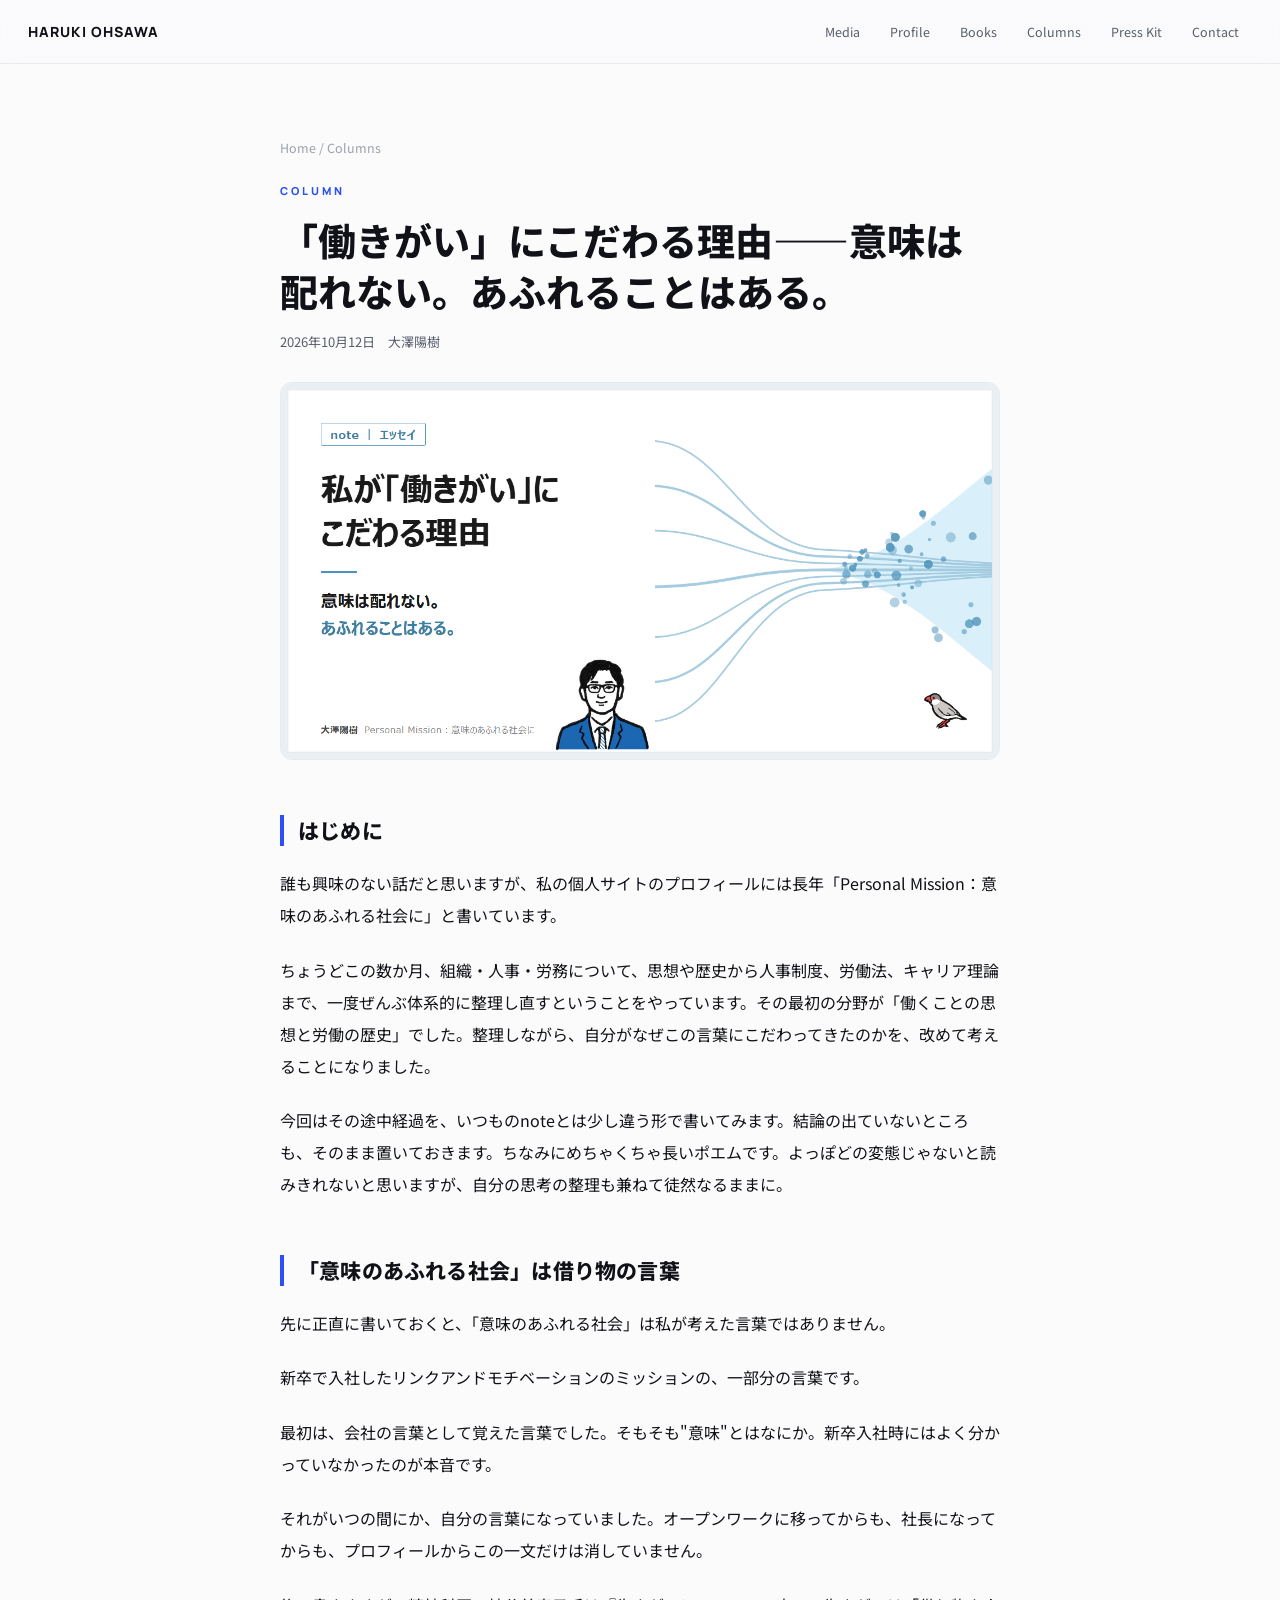
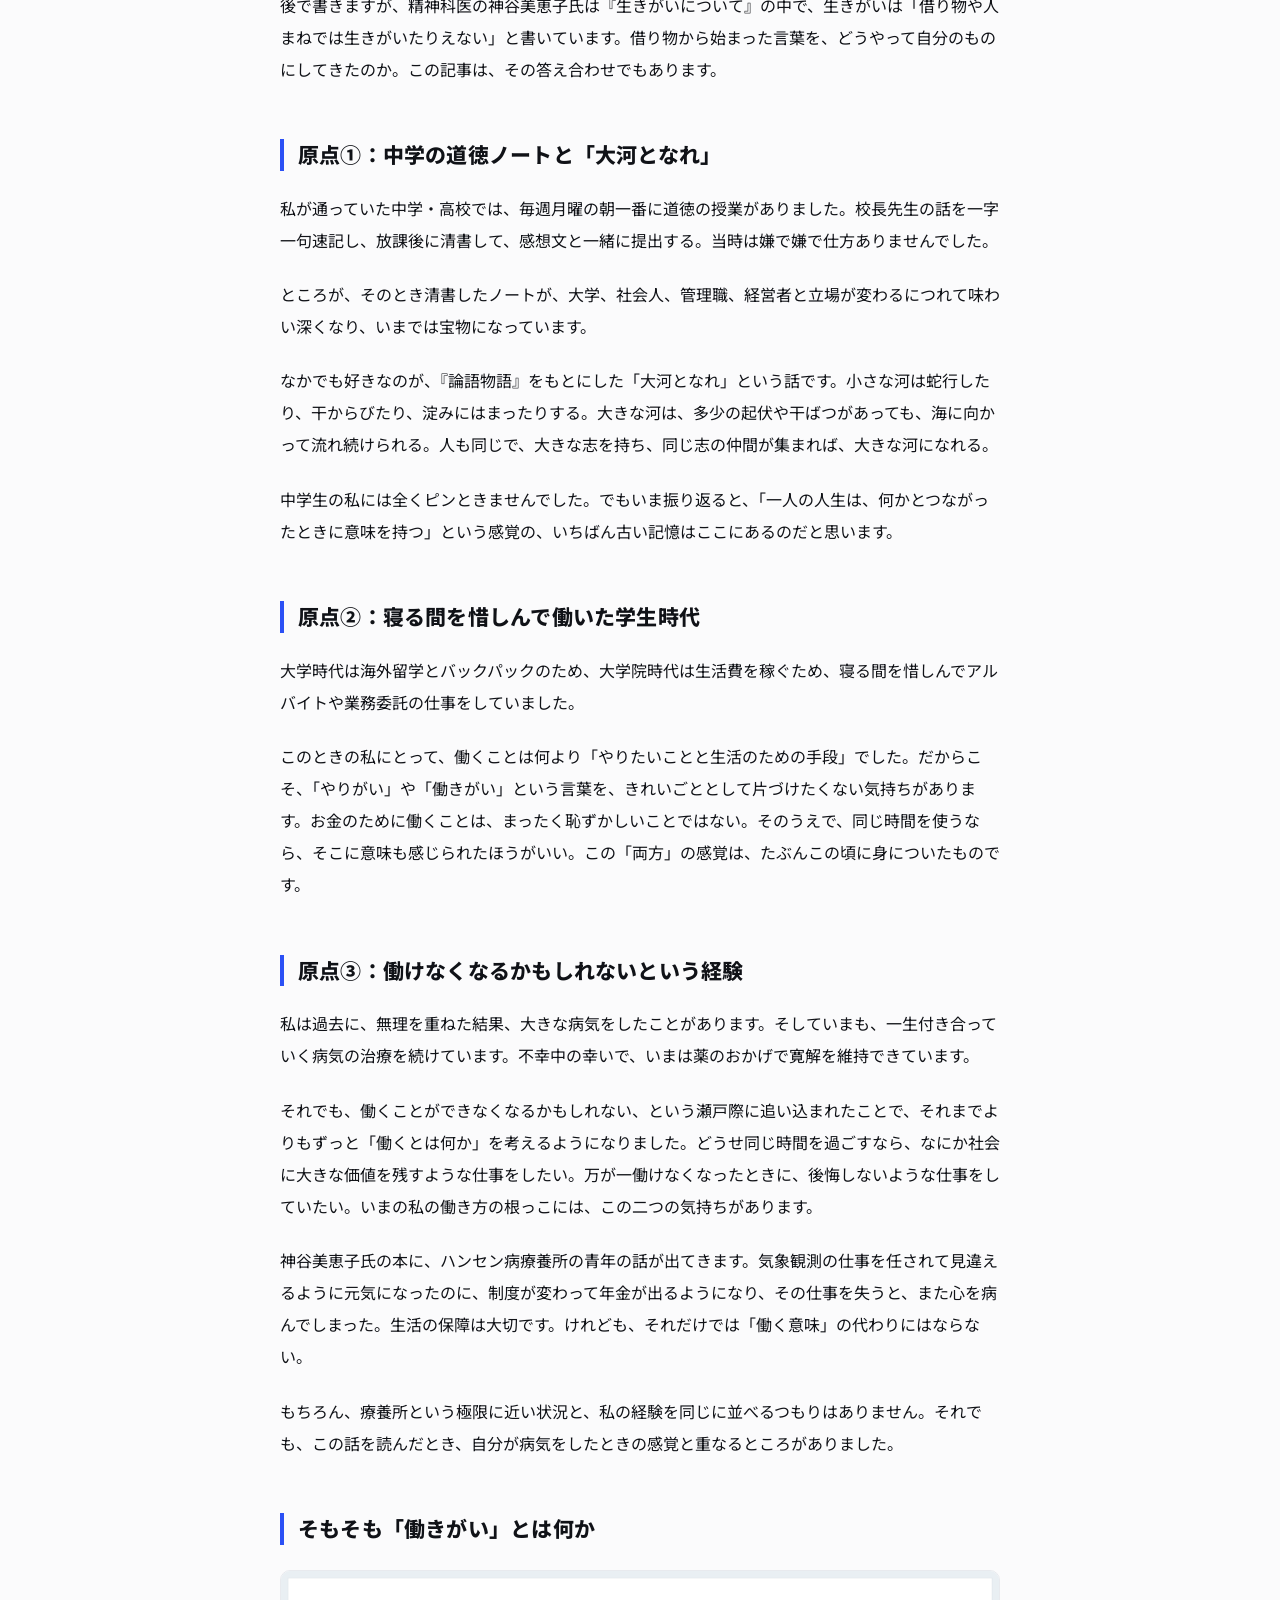
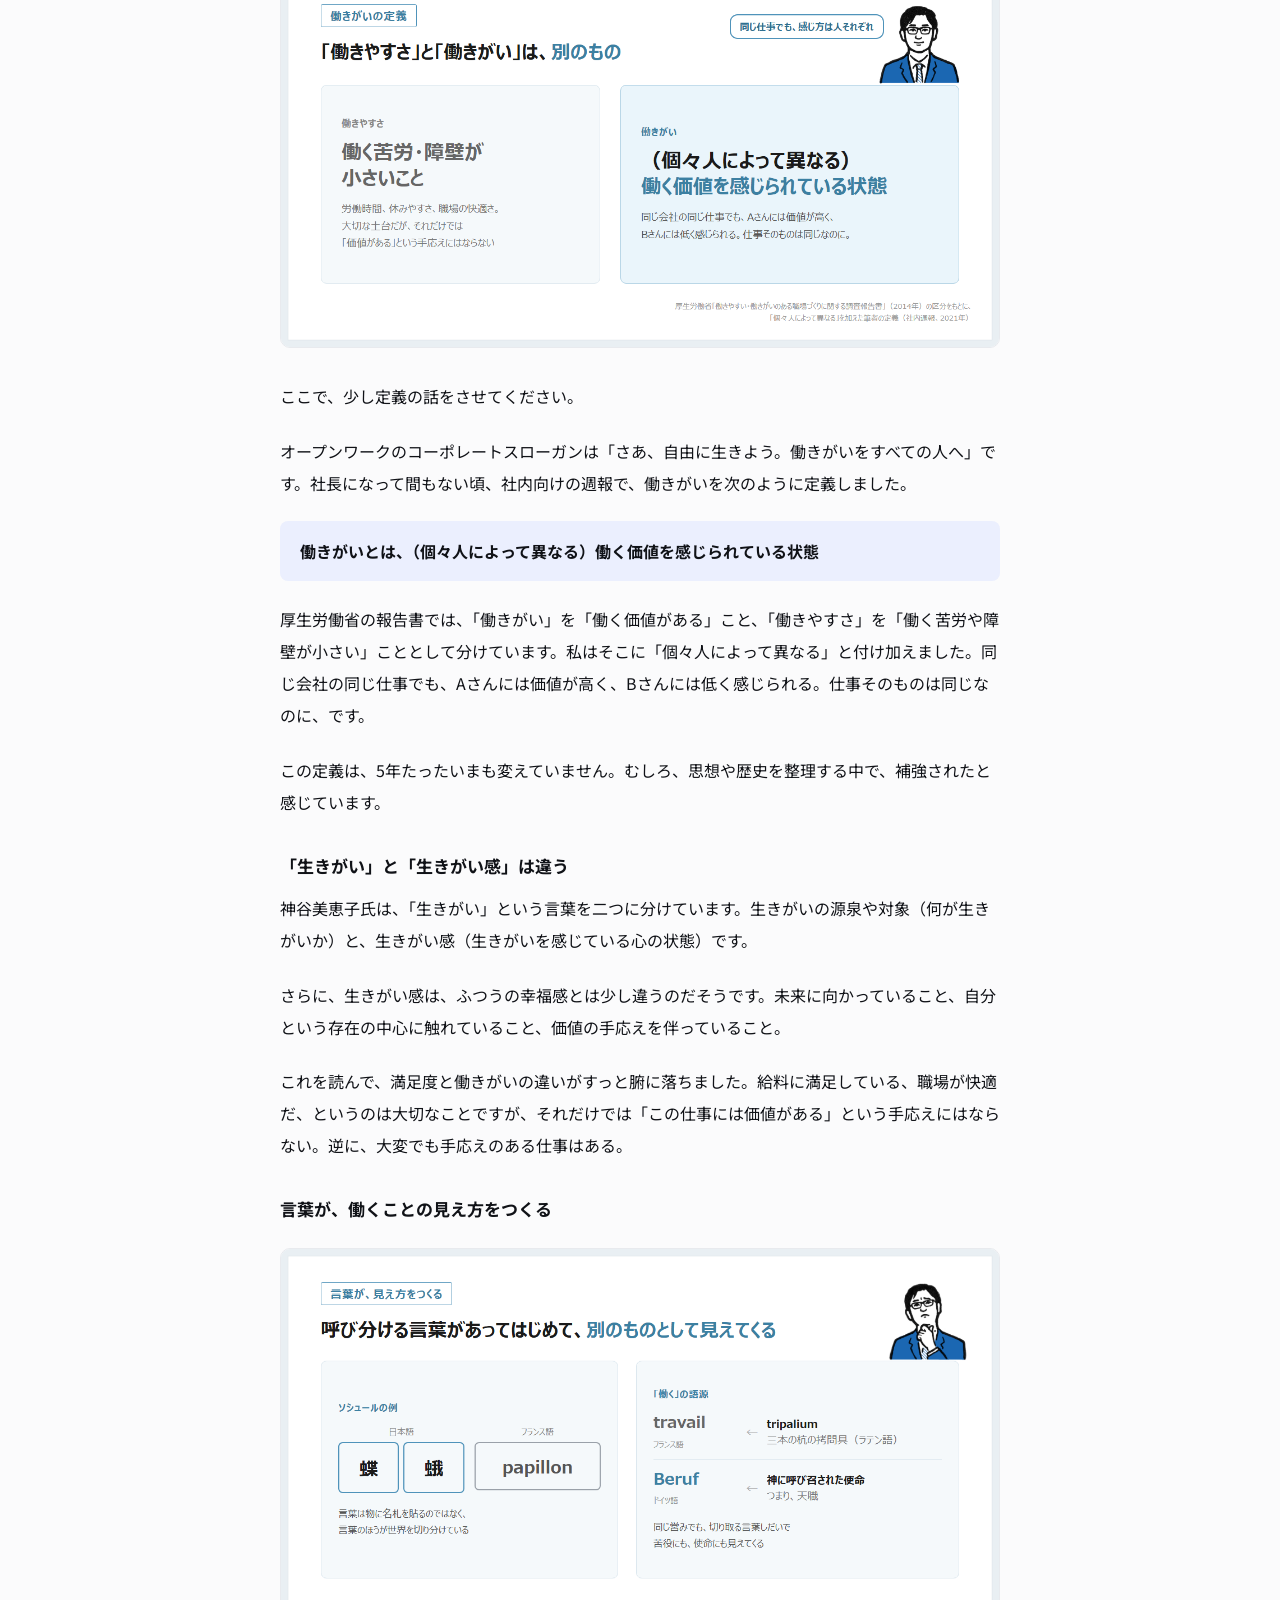
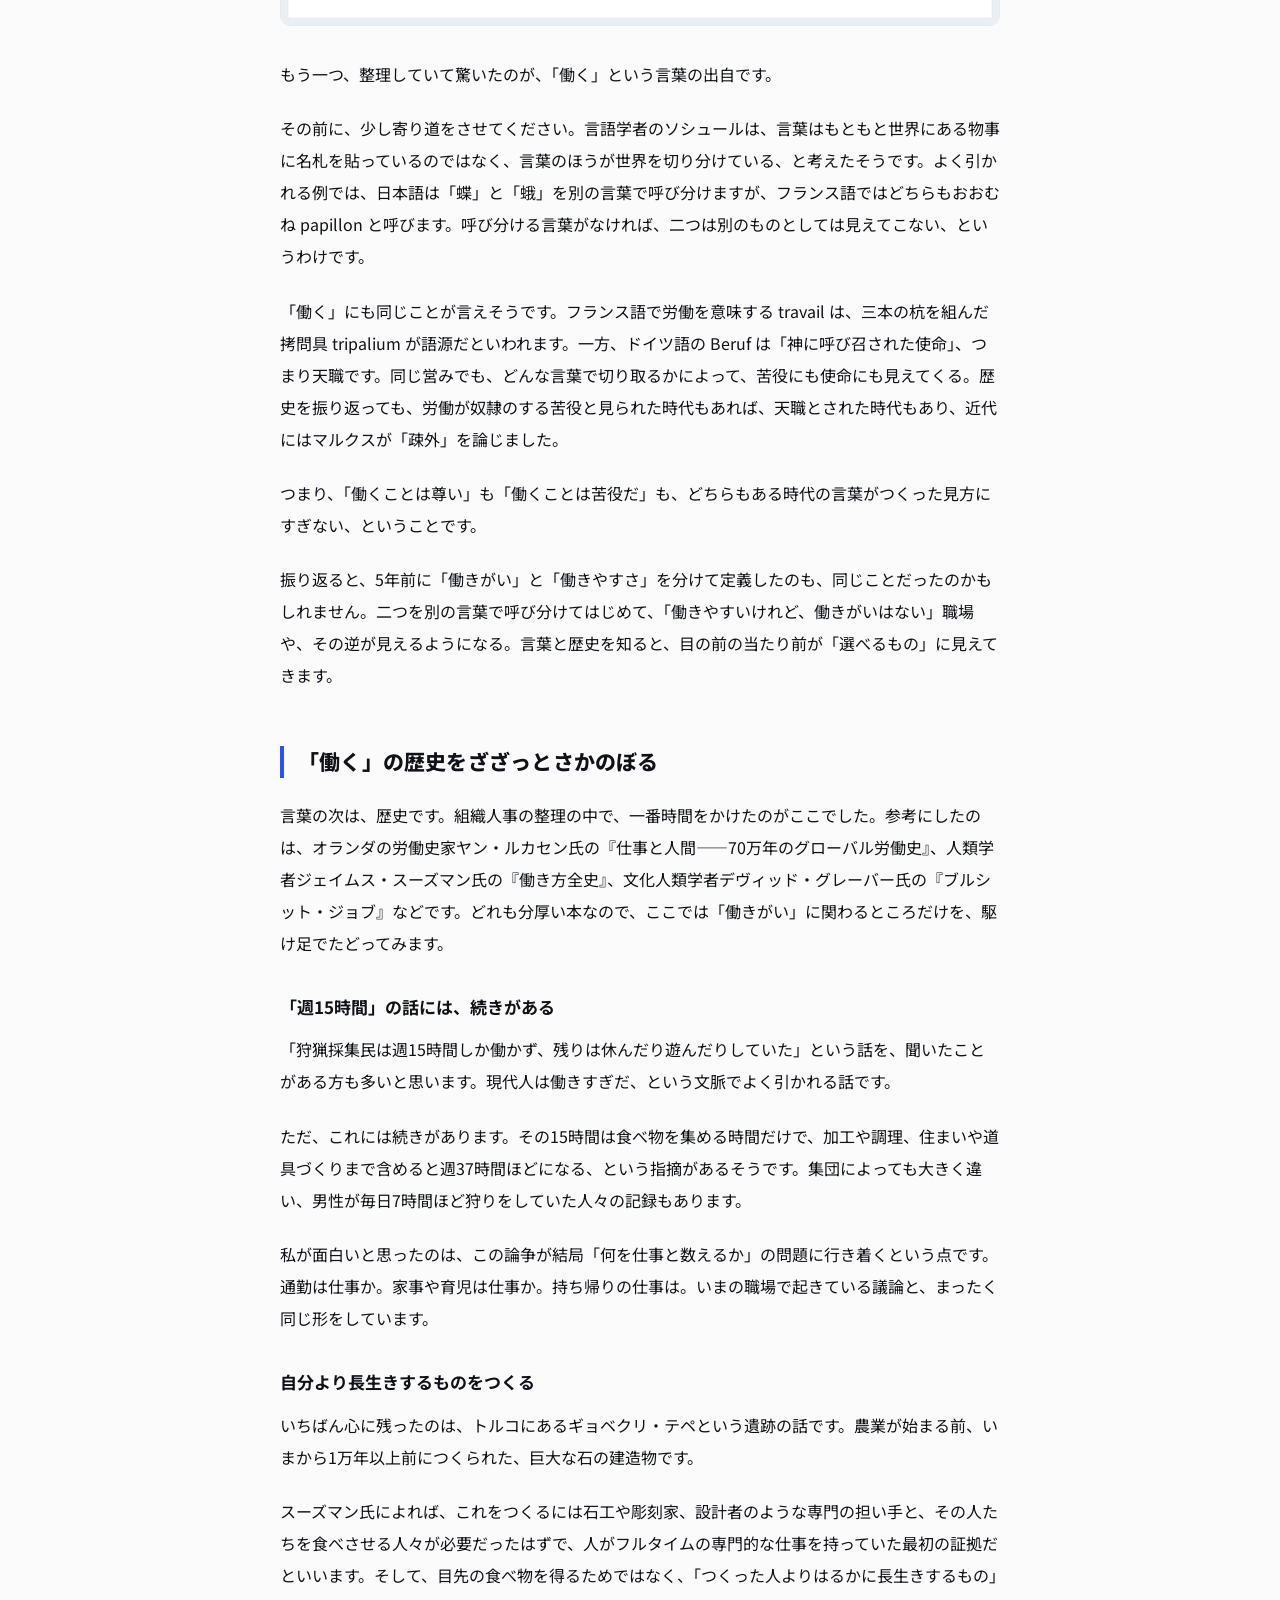
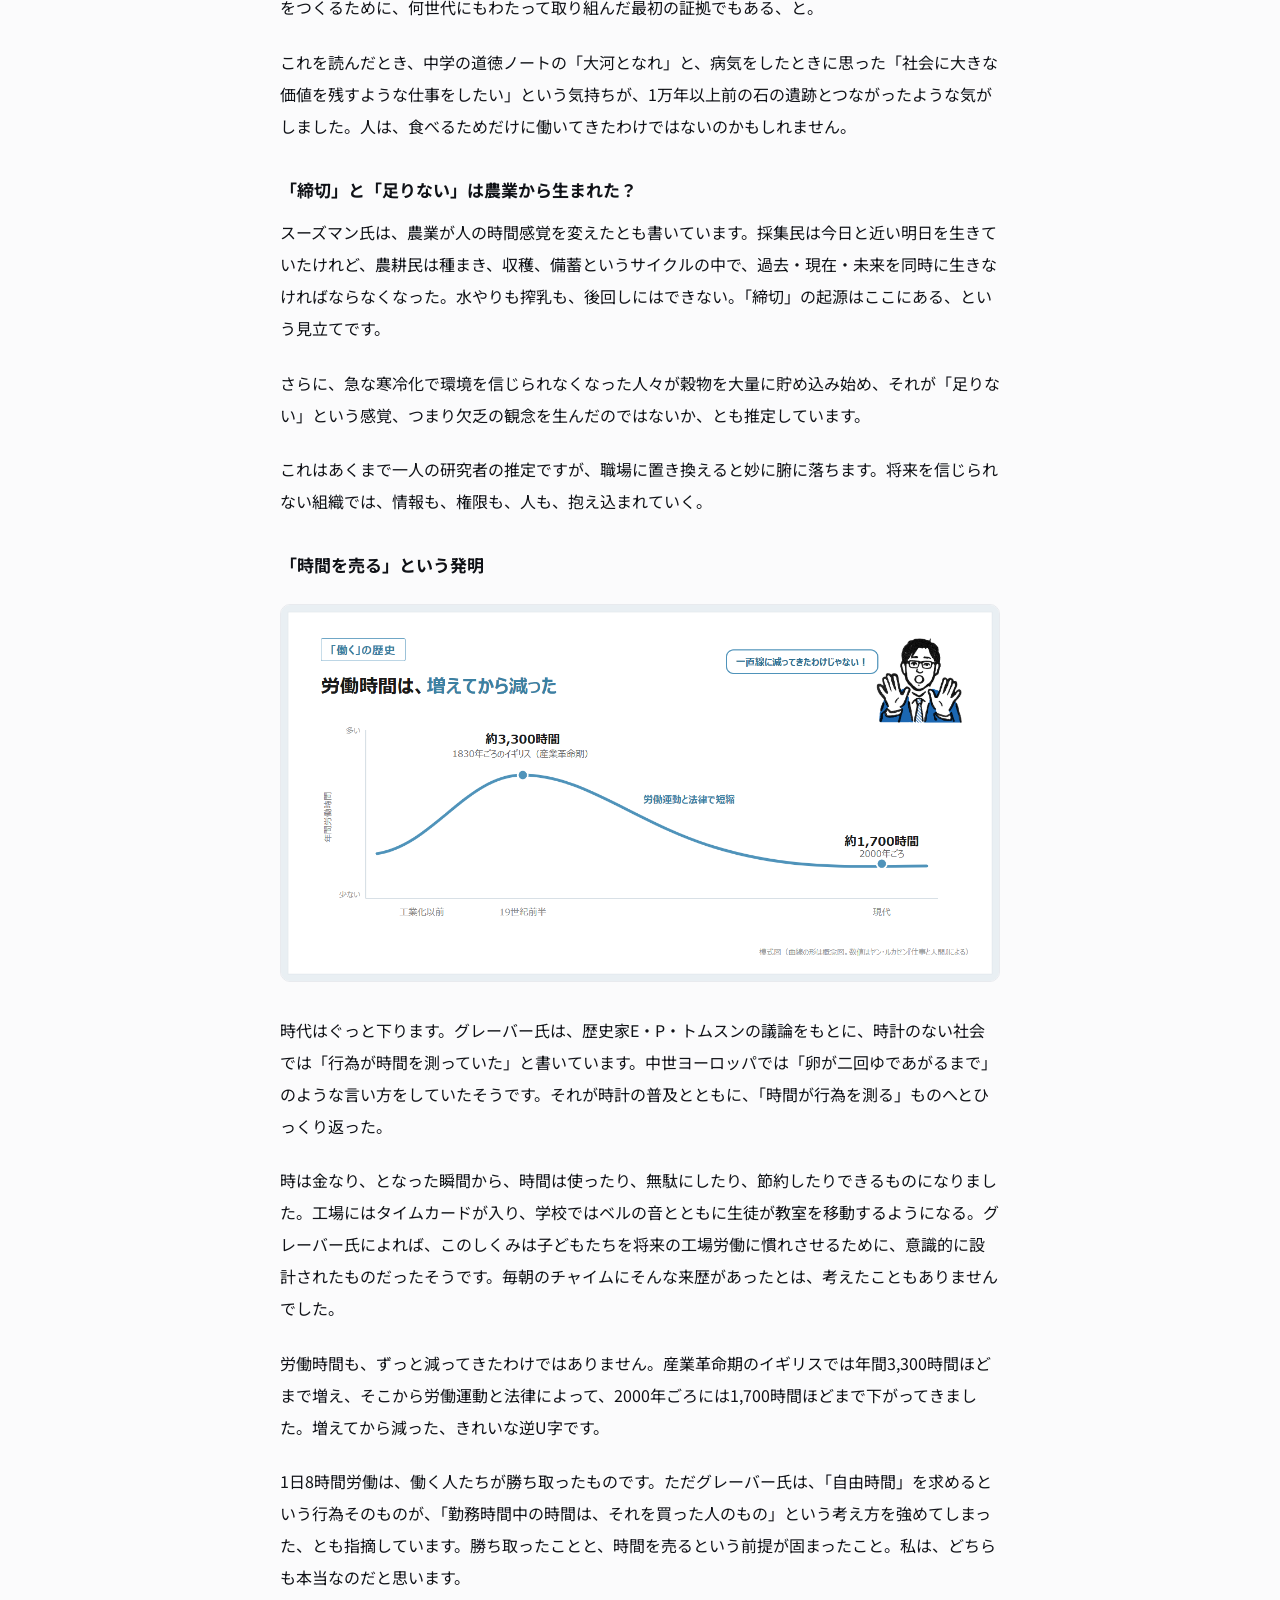
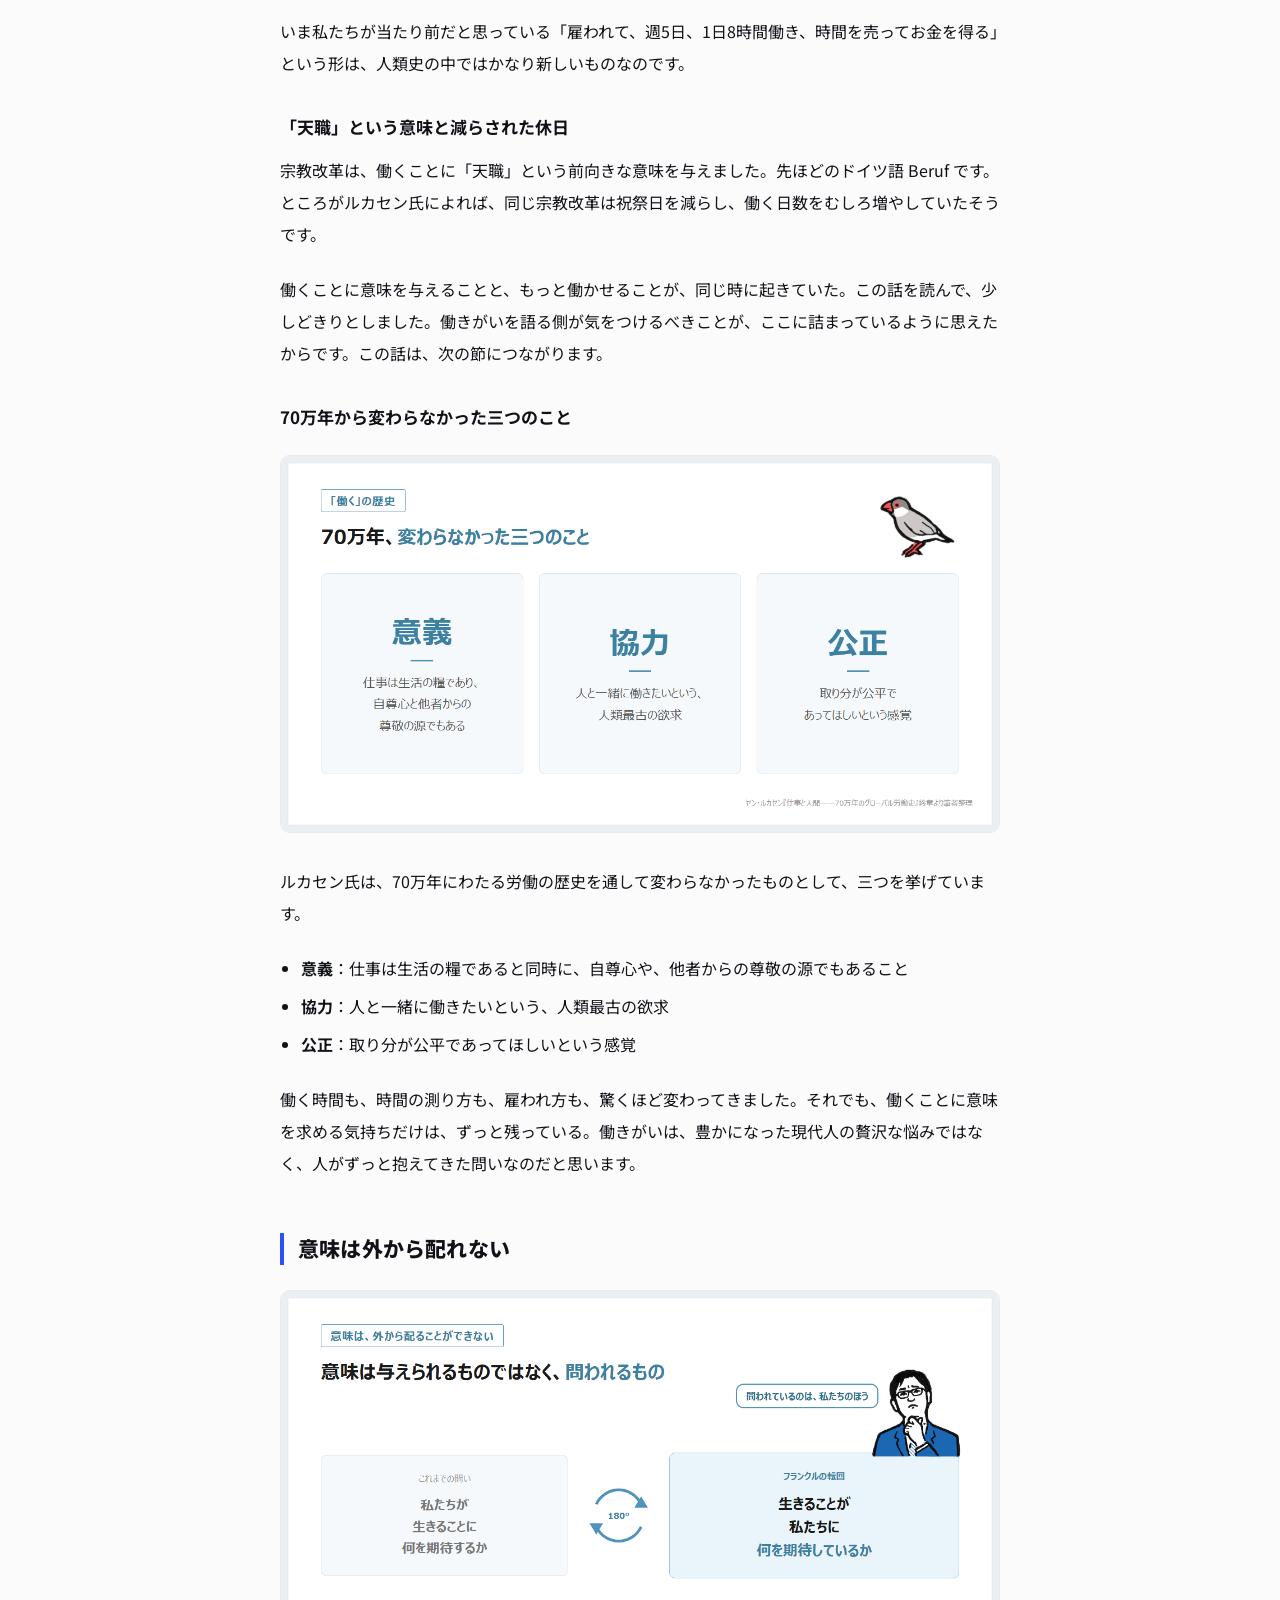
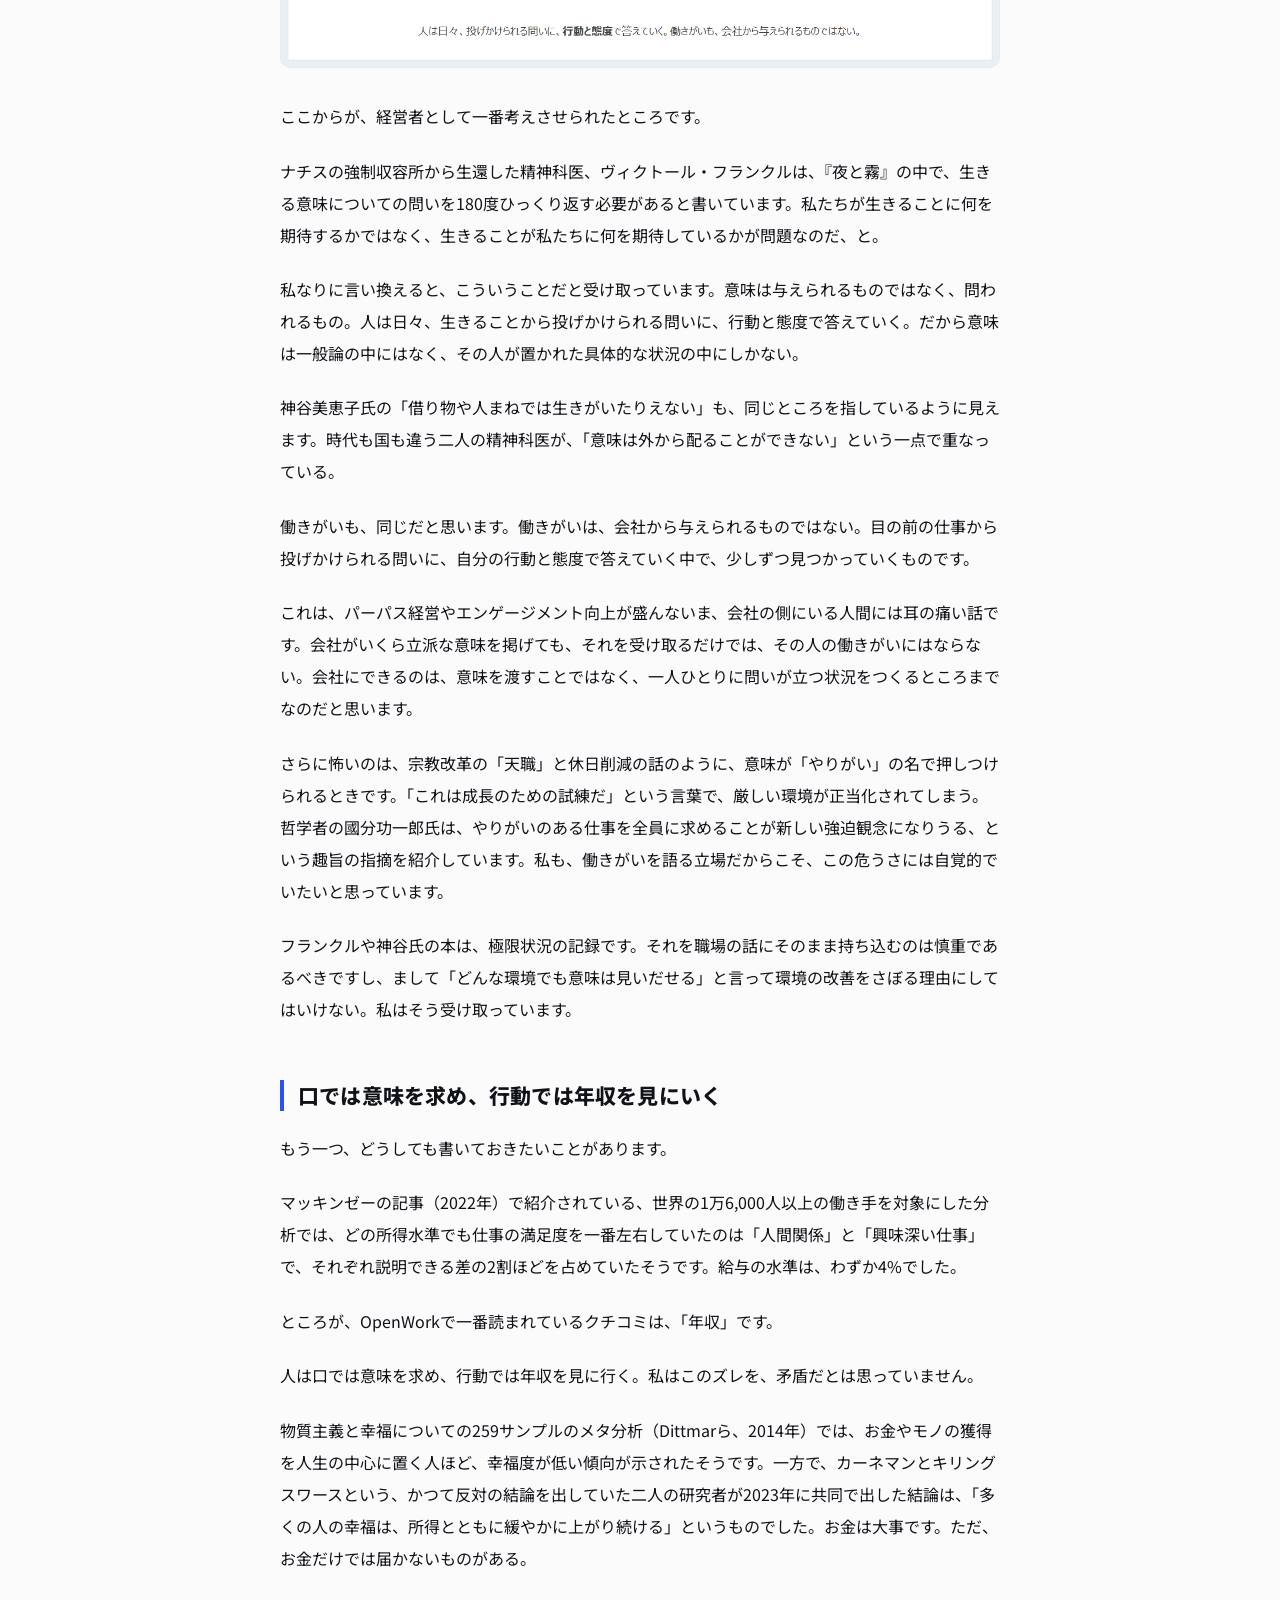
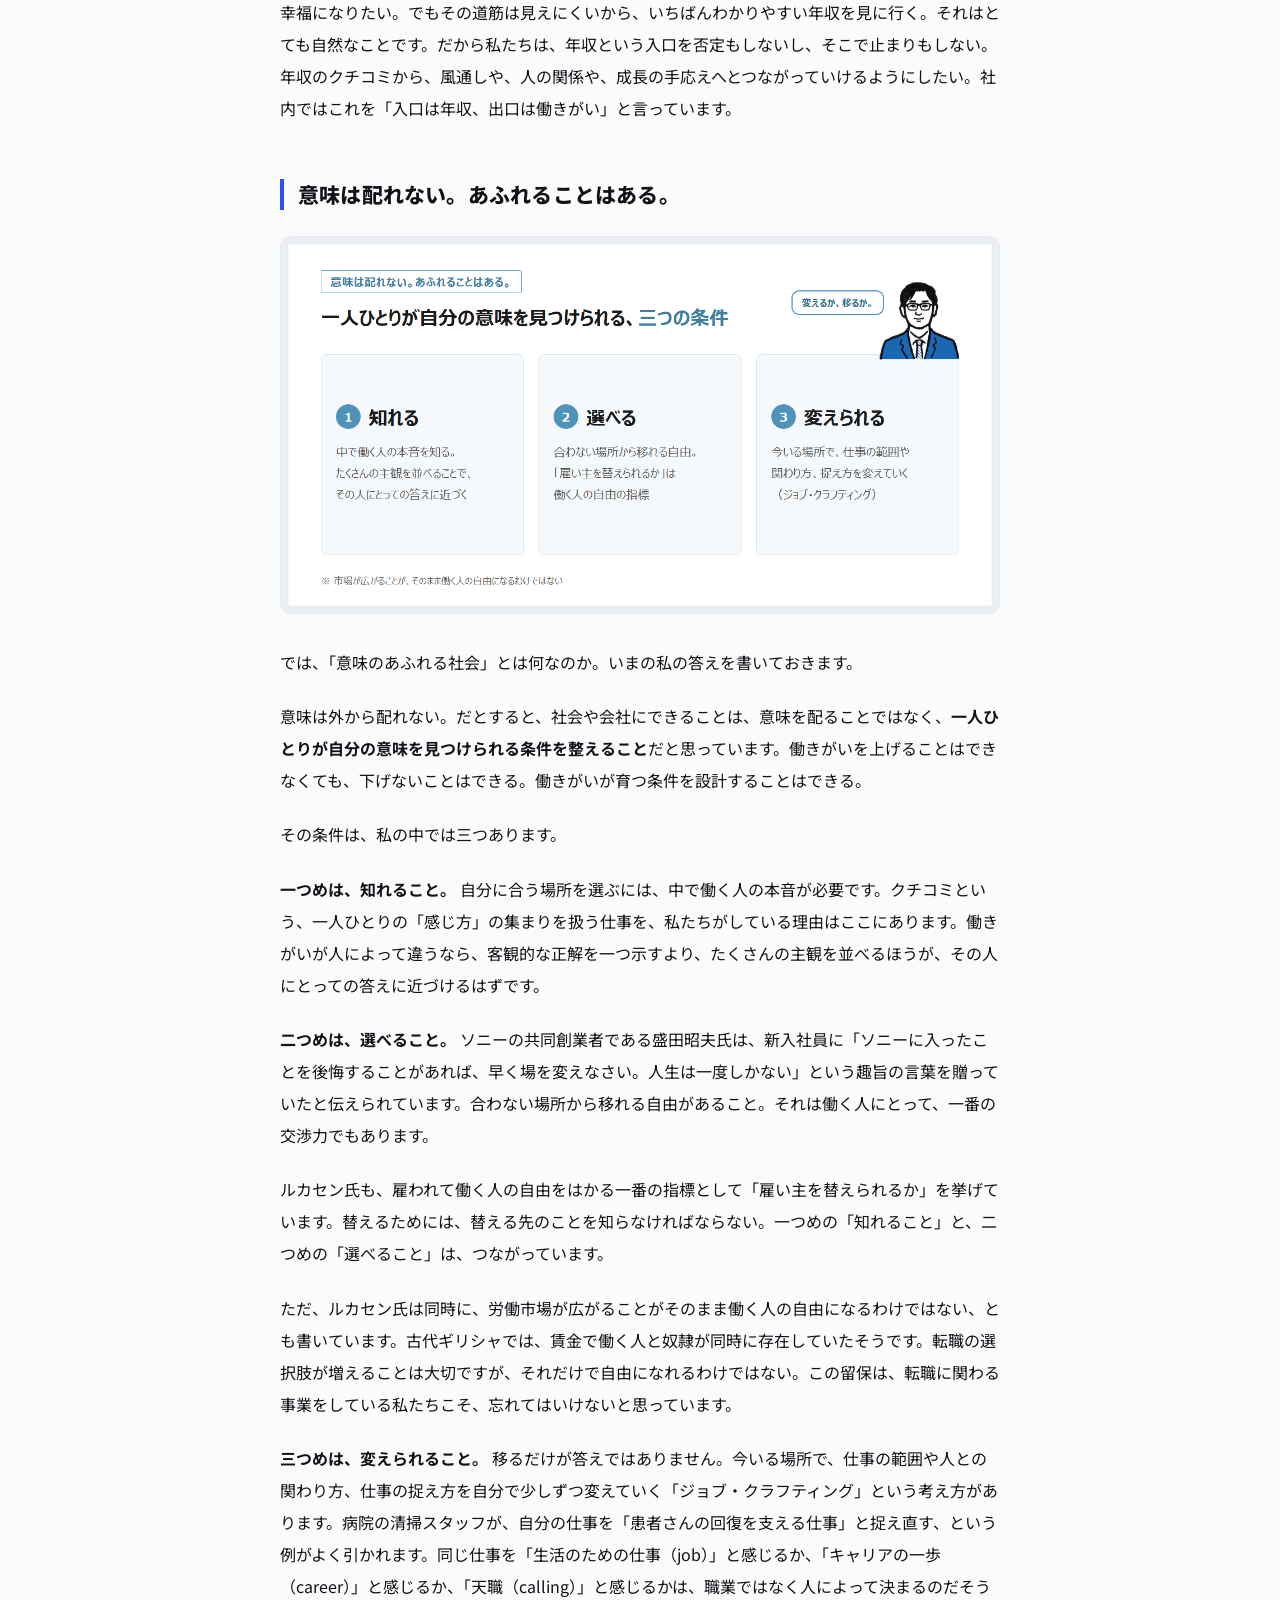
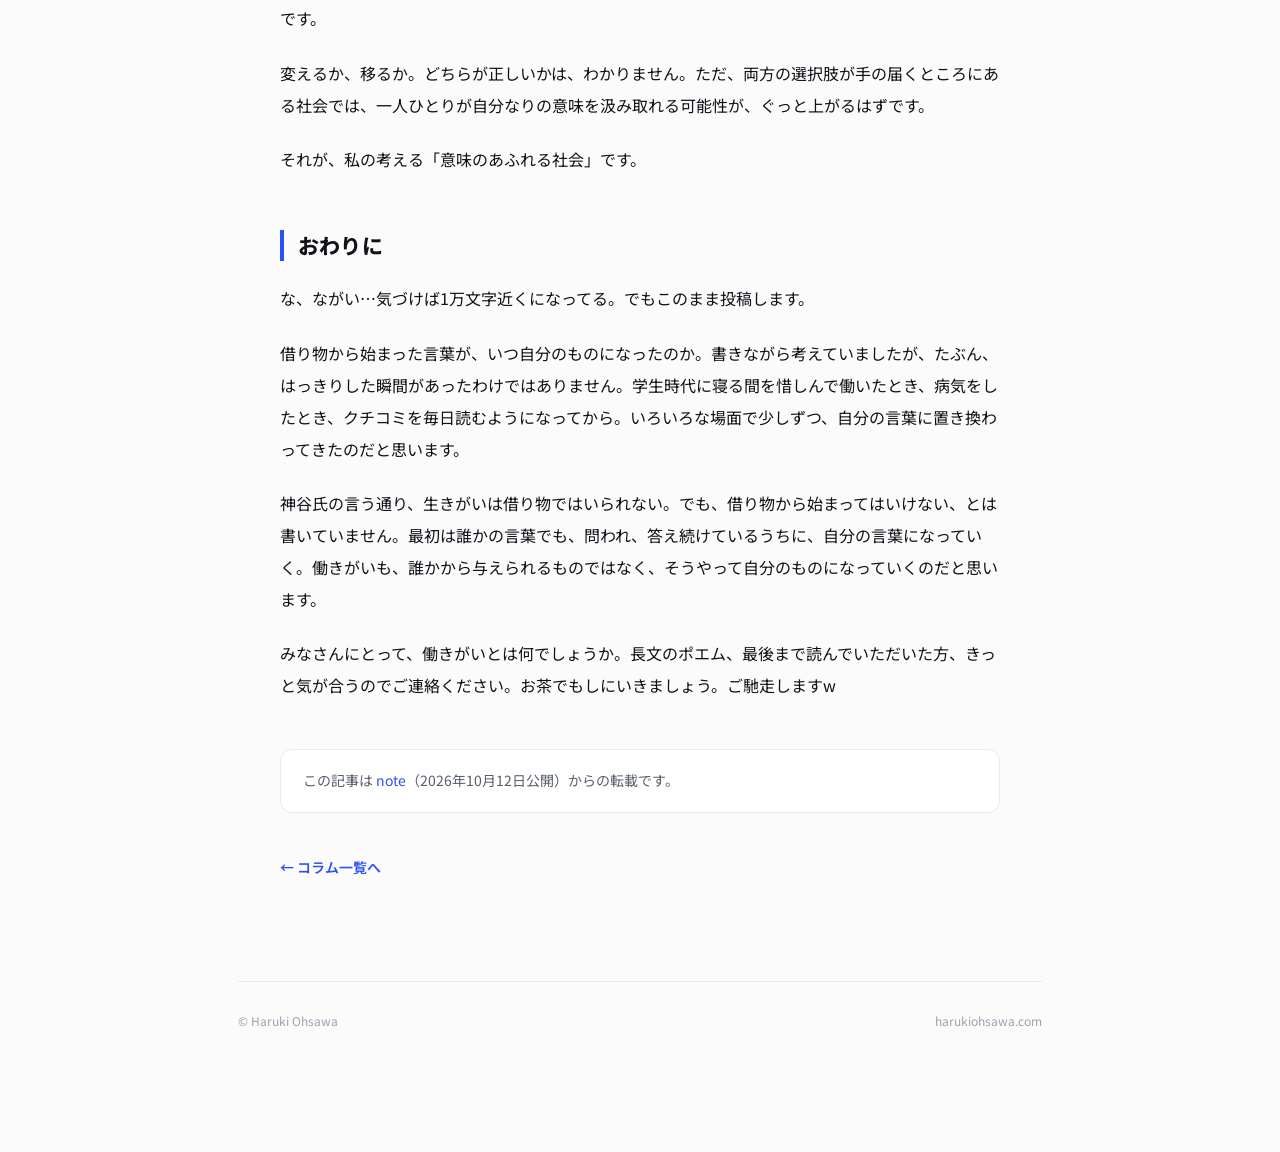
<file: columns/hatarakigai/index.html>
<!doctype html>
<html lang="ja">
<head>
<meta charset="utf-8">
<meta name="viewport" content="width=device-width, initial-scale=1">
<title>「働きがい」にこだわる理由——意味は配れない。あふれることはある。 | 大澤陽樹（Haruki Ohsawa）</title>
<meta name="description" content="なぜ私は「働きがい」と「意味のあふれる社会」にこだわるのか。借り物から始まった言葉、労働の歴史、フランクルと神谷美恵子、年収のクチコミ。働きがいは与えられるものではない、という話。">
<link rel="canonical" href="https://harukiohsawa.com/columns/hatarakigai/">
<meta property="og:title" content="「働きがい」にこだわる理由——意味は配れない。あふれることはある。">
<meta property="og:description" content="なぜ私は「働きがい」と「意味のあふれる社会」にこだわるのか。借り物から始まった言葉、労働の歴史、フランクルと神谷美恵子、年収のクチコミ。働きがいは与えられるものではない、という話。">
<meta property="og:type" content="article">
<meta property="og:url" content="https://harukiohsawa.com/columns/hatarakigai/">
<meta property="og:image" content="https://harukiohsawa.com/columns/hatarakigai/img/cover.png">
<meta property="og:site_name" content="大澤陽樹（Haruki Ohsawa）公式サイト">
<meta property="og:locale" content="ja_JP">
<meta name="twitter:card" content="summary_large_image">
<meta name="twitter:site" content="@ohsawa_tw">
<link rel="icon" href="/favicon.ico?v=dog" sizes="32x32">
<link rel="icon" type="image/svg+xml" href="/assets/favicon.svg?v=dog">
<link rel="apple-touch-icon" href="/assets/apple-touch-icon.png?v=dog">
<link rel="preconnect" href="https://fonts.googleapis.com">
<link rel="preconnect" href="https://fonts.gstatic.com" crossorigin>
<link href="https://fonts.googleapis.com/css2?family=Manrope:wght@800&family=Noto+Sans+JP:wght@400;500;700;800&display=swap" rel="stylesheet">
<link rel="stylesheet" href="../../assets/style.css?v=20261002">
<script type="application/ld+json">{"@context": "https://schema.org", "@type": "Article", "headline": "「働きがい」にこだわる理由——意味は配れない。あふれることはある。", "datePublished": "2026-10-12", "author": {"@type": "Person", "name": "大澤陽樹", "url": "https://harukiohsawa.com/"}, "image": "https://harukiohsawa.com/columns/hatarakigai/img/cover.png", "mainEntityOfPage": "https://harukiohsawa.com/columns/hatarakigai/"}</script>
<style>
  .article { max-width: 720px; margin: 0 auto; }
  .article .meta { font-size: 13px; color: var(--sub); margin-top: 14px; }
  .article .cover { margin: 28px 0 8px; border-radius: 12px; overflow: hidden; border: 1px solid var(--line); }
  .article .cover img { display: block; width: 100%; height: auto; }
  .prose { font-size: 16px; line-height: 2; margin-top: 32px; }
  .prose p { margin: 0 0 1.4em; }
  .prose h2 { font-size: 21px; line-height: 1.5; margin: 2.6em 0 1em; padding-left: 14px; border-left: 4px solid var(--accent); }
  .prose h3 { font-size: 17px; line-height: 1.6; margin: 2em 0 .8em; }
  .prose blockquote { margin: 1.4em 0; padding: 14px 20px; background: var(--accent-soft); border-radius: 8px; font-weight: 700; }
  .prose blockquote p { margin: 0; }
  .prose ul { padding-left: 1.3em; margin: 0 0 1.4em; }
  .prose li { margin: .4em 0; }
  .prose figure { margin: 1.6em 0 2em; }
  .prose figure img { display: block; width: 100%; height: auto; border-radius: 10px; border: 1px solid var(--line); }
  .article .origin { margin-top: 48px; padding: 18px 22px; border: 1px solid var(--line); border-radius: 12px; background: var(--card); font-size: 14px; color: var(--sub); }
  .article .back { display: inline-block; margin-top: 28px; font-size: 14px; font-weight: 600; }
  @media (max-width: 720px) { .prose { font-size: 15.5px; } .prose h2 { font-size: 19px; } }
</style>
</head>
<body>
<nav class="topnav">
  <a class="logo en" href="../../">HARUKI OHSAWA</a>
  <div class="links">
    <a href="../../media/">Media</a><a href="../../#profile">Profile</a><a href="../../#books">Books</a><a href="../">Columns</a><a href="../../#presskit">Press Kit</a><a href="../../#contact">Contact</a>
  </div>
</nav>
<div class="wrap">
<article class="article">
<header class="page-head">
  <p class="breadcrumb"><a href="../../">Home</a> / <a href="../">Columns</a></p>
  <p class="eyebrow en">COLUMN</p>
  <h1>「働きがい」にこだわる理由——意味は配れない。あふれることはある。</h1>
  <p class="meta">2026年10月12日　大澤陽樹</p>
</header>
<div class="cover"><img src="img/cover.png" alt="私が「働きがい」にこだわる理由。意味は配れない。あふれることはある。" width="1280" height="670"></div>
<div class="prose">
<h2>はじめに</h2>
<p>誰も興味のない話だと思いますが、私の個人サイトのプロフィールには長年「Personal Mission：意味のあふれる社会に」と書いています。</p>
<p>ちょうどこの数か月、組織・人事・労務について、思想や歴史から人事制度、労働法、キャリア理論まで、一度ぜんぶ体系的に整理し直すということをやっています。その最初の分野が「働くことの思想と労働の歴史」でした。整理しながら、自分がなぜこの言葉にこだわってきたのかを、改めて考えることになりました。</p>
<p>今回はその途中経過を、いつものnoteとは少し違う形で書いてみます。結論の出ていないところも、そのまま置いておきます。ちなみにめちゃくちゃ長いポエムです。よっぽどの変態じゃないと読みきれないと思いますが、自分の思考の整理も兼ねて徒然なるままに。</p>
<h2>「意味のあふれる社会」は借り物の言葉</h2>
<p>先に正直に書いておくと、「意味のあふれる社会」は私が考えた言葉ではありません。</p>
<p>新卒で入社したリンクアンドモチベーションのミッションの、一部分の言葉です。</p>
<p>最初は、会社の言葉として覚えた言葉でした。そもそも"意味"とはなにか。新卒入社時にはよく分かっていなかったのが本音です。</p>
<p>それがいつの間にか、自分の言葉になっていました。オープンワークに移ってからも、社長になってからも、プロフィールからこの一文だけは消していません。</p>
<p>後で書きますが、精神科医の神谷美恵子氏は『生きがいについて』の中で、生きがいは「借り物や人まねでは生きがいたりえない」と書いています。借り物から始まった言葉を、どうやって自分のものにしてきたのか。この記事は、その答え合わせでもあります。</p>
<h2>原点①：中学の道徳ノートと「大河となれ」</h2>
<p>私が通っていた中学・高校では、毎週月曜の朝一番に道徳の授業がありました。校長先生の話を一字一句速記し、放課後に清書して、感想文と一緒に提出する。当時は嫌で嫌で仕方ありませんでした。</p>
<p>ところが、そのとき清書したノートが、大学、社会人、管理職、経営者と立場が変わるにつれて味わい深くなり、いまでは宝物になっています。</p>
<p>なかでも好きなのが、『論語物語』をもとにした「大河となれ」という話です。小さな河は蛇行したり、干からびたり、淀みにはまったりする。大きな河は、多少の起伏や干ばつがあっても、海に向かって流れ続けられる。人も同じで、大きな志を持ち、同じ志の仲間が集まれば、大きな河になれる。</p>
<p>中学生の私には全くピンときませんでした。でもいま振り返ると、「一人の人生は、何かとつながったときに意味を持つ」という感覚の、いちばん古い記憶はここにあるのだと思います。</p>
<h2>原点②：寝る間を惜しんで働いた学生時代</h2>
<p>大学時代は海外留学とバックパックのため、大学院時代は生活費を稼ぐため、寝る間を惜しんでアルバイトや業務委託の仕事をしていました。</p>
<p>このときの私にとって、働くことは何より「やりたいことと生活のための手段」でした。だからこそ、「やりがい」や「働きがい」という言葉を、きれいごととして片づけたくない気持ちがあります。お金のために働くことは、まったく恥ずかしいことではない。そのうえで、同じ時間を使うなら、そこに意味も感じられたほうがいい。この「両方」の感覚は、たぶんこの頃に身についたものです。</p>
<h2>原点③：働けなくなるかもしれないという経験</h2>
<p>私は過去に、無理を重ねた結果、大きな病気をしたことがあります。そしていまも、一生付き合っていく病気の治療を続けています。不幸中の幸いで、いまは薬のおかげで寛解を維持できています。</p>
<p>それでも、働くことができなくなるかもしれない、という瀬戸際に追い込まれたことで、それまでよりもずっと「働くとは何か」を考えるようになりました。どうせ同じ時間を過ごすなら、なにか社会に大きな価値を残すような仕事をしたい。万が一働けなくなったときに、後悔しないような仕事をしていたい。いまの私の働き方の根っこには、この二つの気持ちがあります。</p>
<p>神谷美恵子氏の本に、ハンセン病療養所の青年の話が出てきます。気象観測の仕事を任されて見違えるように元気になったのに、制度が変わって年金が出るようになり、その仕事を失うと、また心を病んでしまった。生活の保障は大切です。けれども、それだけでは「働く意味」の代わりにはならない。</p>
<p>もちろん、療養所という極限に近い状況と、私の経験を同じに並べるつもりはありません。それでも、この話を読んだとき、自分が病気をしたときの感覚と重なるところがありました。</p>
<h2>そもそも「働きがい」とは何か</h2>
<figure>
<img src="img/01_definition.png" alt="「働きやすさ」と「働きがい」は別のもの" width="1280" height="670" loading="lazy">
</figure>
<p>ここで、少し定義の話をさせてください。</p>
<p>オープンワークのコーポレートスローガンは「さあ、自由に生きよう。働きがいをすべての人へ」です。社長になって間もない頃、社内向けの週報で、働きがいを次のように定義しました。</p>
<blockquote>
<p>働きがいとは、（個々人によって異なる）働く価値を感じられている状態</p>
</blockquote>
<p>厚生労働省の報告書では、「働きがい」を「働く価値がある」こと、「働きやすさ」を「働く苦労や障壁が小さい」こととして分けています。私はそこに「個々人によって異なる」と付け加えました。同じ会社の同じ仕事でも、Aさんには価値が高く、Bさんには低く感じられる。仕事そのものは同じなのに、です。</p>
<p>この定義は、5年たったいまも変えていません。むしろ、思想や歴史を整理する中で、補強されたと感じています。</p>
<h3>「生きがい」と「生きがい感」は違う</h3>
<p>神谷美恵子氏は、「生きがい」という言葉を二つに分けています。生きがいの源泉や対象（何が生きがいか）と、生きがい感（生きがいを感じている心の状態）です。</p>
<p>さらに、生きがい感は、ふつうの幸福感とは少し違うのだそうです。未来に向かっていること、自分という存在の中心に触れていること、価値の手応えを伴っていること。</p>
<p>これを読んで、満足度と働きがいの違いがすっと腑に落ちました。給料に満足している、職場が快適だ、というのは大切なことですが、それだけでは「この仕事には価値がある」という手応えにはならない。逆に、大変でも手応えのある仕事はある。</p>
<h3>言葉が、働くことの見え方をつくる</h3>
<figure>
<img src="img/02_words.png" alt="呼び分ける言葉があってはじめて、別のものとして見えてくる（ソシュールの蝶と蛾、travailとBerufの語源）" width="1280" height="670" loading="lazy">
</figure>
<p>もう一つ、整理していて驚いたのが、「働く」という言葉の出自です。</p>
<p>その前に、少し寄り道をさせてください。言語学者のソシュールは、言葉はもともと世界にある物事に名札を貼っているのではなく、言葉のほうが世界を切り分けている、と考えたそうです。よく引かれる例では、日本語は「蝶」と「蛾」を別の言葉で呼び分けますが、フランス語ではどちらもおおむね papillon と呼びます。呼び分ける言葉がなければ、二つは別のものとしては見えてこない、というわけです。</p>
<p>「働く」にも同じことが言えそうです。フランス語で労働を意味する travail は、三本の杭を組んだ拷問具 tripalium が語源だといわれます。一方、ドイツ語の Beruf は「神に呼び召された使命」、つまり天職です。同じ営みでも、どんな言葉で切り取るかによって、苦役にも使命にも見えてくる。歴史を振り返っても、労働が奴隷のする苦役と見られた時代もあれば、天職とされた時代もあり、近代にはマルクスが「疎外」を論じました。</p>
<p>つまり、「働くことは尊い」も「働くことは苦役だ」も、どちらもある時代の言葉がつくった見方にすぎない、ということです。</p>
<p>振り返ると、5年前に「働きがい」と「働きやすさ」を分けて定義したのも、同じことだったのかもしれません。二つを別の言葉で呼び分けてはじめて、「働きやすいけれど、働きがいはない」職場や、その逆が見えるようになる。言葉と歴史を知ると、目の前の当たり前が「選べるもの」に見えてきます。</p>
<h2>「働く」の歴史をざざっとさかのぼる</h2>
<p>言葉の次は、歴史です。組織人事の整理の中で、一番時間をかけたのがここでした。参考にしたのは、オランダの労働史家ヤン・ルカセン氏の『仕事と人間——70万年のグローバル労働史』、人類学者ジェイムス・スーズマン氏の『働き方全史』、文化人類学者デヴィッド・グレーバー氏の『ブルシット・ジョブ』などです。どれも分厚い本なので、ここでは「働きがい」に関わるところだけを、駆け足でたどってみます。</p>
<h3>「週15時間」の話には、続きがある</h3>
<p>「狩猟採集民は週15時間しか働かず、残りは休んだり遊んだりしていた」という話を、聞いたことがある方も多いと思います。現代人は働きすぎだ、という文脈でよく引かれる話です。</p>
<p>ただ、これには続きがあります。その15時間は食べ物を集める時間だけで、加工や調理、住まいや道具づくりまで含めると週37時間ほどになる、という指摘があるそうです。集団によっても大きく違い、男性が毎日7時間ほど狩りをしていた人々の記録もあります。</p>
<p>私が面白いと思ったのは、この論争が結局「何を仕事と数えるか」の問題に行き着くという点です。通勤は仕事か。家事や育児は仕事か。持ち帰りの仕事は。いまの職場で起きている議論と、まったく同じ形をしています。</p>
<h3>自分より長生きするものをつくる</h3>
<p>いちばん心に残ったのは、トルコにあるギョベクリ・テペという遺跡の話です。農業が始まる前、いまから1万年以上前につくられた、巨大な石の建造物です。</p>
<p>スーズマン氏によれば、これをつくるには石工や彫刻家、設計者のような専門の担い手と、その人たちを食べさせる人々が必要だったはずで、人がフルタイムの専門的な仕事を持っていた最初の証拠だといいます。そして、目先の食べ物を得るためではなく、「つくった人よりはるかに長生きするもの」をつくるために、何世代にもわたって取り組んだ最初の証拠でもある、と。</p>
<p>これを読んだとき、中学の道徳ノートの「大河となれ」と、病気をしたときに思った「社会に大きな価値を残すような仕事をしたい」という気持ちが、1万年以上前の石の遺跡とつながったような気がしました。人は、食べるためだけに働いてきたわけではないのかもしれません。</p>
<h3>「締切」と「足りない」は農業から生まれた？</h3>
<p>スーズマン氏は、農業が人の時間感覚を変えたとも書いています。採集民は今日と近い明日を生きていたけれど、農耕民は種まき、収穫、備蓄というサイクルの中で、過去・現在・未来を同時に生きなければならなくなった。水やりも搾乳も、後回しにはできない。「締切」の起源はここにある、という見立てです。</p>
<p>さらに、急な寒冷化で環境を信じられなくなった人々が穀物を大量に貯め込み始め、それが「足りない」という感覚、つまり欠乏の観念を生んだのではないか、とも推定しています。</p>
<p>これはあくまで一人の研究者の推定ですが、職場に置き換えると妙に腑に落ちます。将来を信じられない組織では、情報も、権限も、人も、抱え込まれていく。</p>
<h3>「時間を売る」という発明</h3>
<figure>
<img src="img/03_hours.png" alt="労働時間は増えてから減った（年間約3,300時間から約1,700時間へ、模式図）" width="1280" height="670" loading="lazy">
</figure>
<p>時代はぐっと下ります。グレーバー氏は、歴史家E・P・トムスンの議論をもとに、時計のない社会では「行為が時間を測っていた」と書いています。中世ヨーロッパでは「卵が二回ゆであがるまで」のような言い方をしていたそうです。それが時計の普及とともに、「時間が行為を測る」ものへとひっくり返った。</p>
<p>時は金なり、となった瞬間から、時間は使ったり、無駄にしたり、節約したりできるものになりました。工場にはタイムカードが入り、学校ではベルの音とともに生徒が教室を移動するようになる。グレーバー氏によれば、このしくみは子どもたちを将来の工場労働に慣れさせるために、意識的に設計されたものだったそうです。毎朝のチャイムにそんな来歴があったとは、考えたこともありませんでした。</p>
<p>労働時間も、ずっと減ってきたわけではありません。産業革命期のイギリスでは年間3,300時間ほどまで増え、そこから労働運動と法律によって、2000年ごろには1,700時間ほどまで下がってきました。増えてから減った、きれいな逆U字です。</p>
<p>1日8時間労働は、働く人たちが勝ち取ったものです。ただグレーバー氏は、「自由時間」を求めるという行為そのものが、「勤務時間中の時間は、それを買った人のもの」という考え方を強めてしまった、とも指摘しています。勝ち取ったことと、時間を売るという前提が固まったこと。私は、どちらも本当なのだと思います。</p>
<p>いま私たちが当たり前だと思っている「雇われて、週5日、1日8時間働き、時間を売ってお金を得る」という形は、人類史の中ではかなり新しいものなのです。</p>
<h3>「天職」という意味と減らされた休日</h3>
<p>宗教改革は、働くことに「天職」という前向きな意味を与えました。先ほどのドイツ語 Beruf です。ところがルカセン氏によれば、同じ宗教改革は祝祭日を減らし、働く日数をむしろ増やしていたそうです。</p>
<p>働くことに意味を与えることと、もっと働かせることが、同じ時に起きていた。この話を読んで、少しどきりとしました。働きがいを語る側が気をつけるべきことが、ここに詰まっているように思えたからです。この話は、次の節につながります。</p>
<h3>70万年から変わらなかった三つのこと</h3>
<figure>
<img src="img/05_three.png" alt="70万年変わらなかった三つのこと：意義・協力・公正" width="1280" height="670" loading="lazy">
</figure>
<p>ルカセン氏は、70万年にわたる労働の歴史を通して変わらなかったものとして、三つを挙げています。</p>
<ul>
<li>
<strong>意義</strong>：仕事は生活の糧であると同時に、自尊心や、他者からの尊敬の源でもあること</li>
<li>
<strong>協力</strong>：人と一緒に働きたいという、人類最古の欲求</li>
<li>
<strong>公正</strong>：取り分が公平であってほしいという感覚</li>
</ul>
<p>働く時間も、時間の測り方も、雇われ方も、驚くほど変わってきました。それでも、働くことに意味を求める気持ちだけは、ずっと残っている。働きがいは、豊かになった現代人の贅沢な悩みではなく、人がずっと抱えてきた問いなのだと思います。</p>
<h2>意味は外から配れない</h2>
<figure>
<img src="img/04_frankl.png" alt="意味は与えられるものではなく、問われるもの（フランクルの転回）" width="1280" height="670" loading="lazy">
</figure>
<p>ここからが、経営者として一番考えさせられたところです。</p>
<p>ナチスの強制収容所から生還した精神科医、ヴィクトール・フランクルは、『夜と霧』の中で、生きる意味についての問いを180度ひっくり返す必要があると書いています。私たちが生きることに何を期待するかではなく、生きることが私たちに何を期待しているかが問題なのだ、と。</p>
<p>私なりに言い換えると、こういうことだと受け取っています。意味は与えられるものではなく、問われるもの。人は日々、生きることから投げかけられる問いに、行動と態度で答えていく。だから意味は一般論の中にはなく、その人が置かれた具体的な状況の中にしかない。</p>
<p>神谷美恵子氏の「借り物や人まねでは生きがいたりえない」も、同じところを指しているように見えます。時代も国も違う二人の精神科医が、「意味は外から配ることができない」という一点で重なっている。</p>
<p>働きがいも、同じだと思います。働きがいは、会社から与えられるものではない。目の前の仕事から投げかけられる問いに、自分の行動と態度で答えていく中で、少しずつ見つかっていくものです。</p>
<p>これは、パーパス経営やエンゲージメント向上が盛んないま、会社の側にいる人間には耳の痛い話です。会社がいくら立派な意味を掲げても、それを受け取るだけでは、その人の働きがいにはならない。会社にできるのは、意味を渡すことではなく、一人ひとりに問いが立つ状況をつくるところまでなのだと思います。</p>
<p>さらに怖いのは、宗教改革の「天職」と休日削減の話のように、意味が「やりがい」の名で押しつけられるときです。「これは成長のための試練だ」という言葉で、厳しい環境が正当化されてしまう。哲学者の國分功一郎氏は、やりがいのある仕事を全員に求めることが新しい強迫観念になりうる、という趣旨の指摘を紹介しています。私も、働きがいを語る立場だからこそ、この危うさには自覚的でいたいと思っています。</p>
<p>フランクルや神谷氏の本は、極限状況の記録です。それを職場の話にそのまま持ち込むのは慎重であるべきですし、まして「どんな環境でも意味は見いだせる」と言って環境の改善をさぼる理由にしてはいけない。私はそう受け取っています。</p>
<h2>口では意味を求め、行動では年収を見にいく</h2>
<p>もう一つ、どうしても書いておきたいことがあります。</p>
<p>マッキンゼーの記事（2022年）で紹介されている、世界の1万6,000人以上の働き手を対象にした分析では、どの所得水準でも仕事の満足度を一番左右していたのは「人間関係」と「興味深い仕事」で、それぞれ説明できる差の2割ほどを占めていたそうです。給与の水準は、わずか4%でした。</p>
<p>ところが、OpenWorkで一番読まれているクチコミは、「年収」です。</p>
<p>人は口では意味を求め、行動では年収を見に行く。私はこのズレを、矛盾だとは思っていません。</p>
<p>物質主義と幸福についての259サンプルのメタ分析（Dittmarら、2014年）では、お金やモノの獲得を人生の中心に置く人ほど、幸福度が低い傾向が示されたそうです。一方で、カーネマンとキリングスワースという、かつて反対の結論を出していた二人の研究者が2023年に共同で出した結論は、「多くの人の幸福は、所得とともに緩やかに上がり続ける」というものでした。お金は大事です。ただ、お金だけでは届かないものがある。</p>
<p>幸福になりたい。でもその道筋は見えにくいから、いちばんわかりやすい年収を見に行く。それはとても自然なことです。だから私たちは、年収という入口を否定もしないし、そこで止まりもしない。年収のクチコミから、風通しや、人の関係や、成長の手応えへとつながっていけるようにしたい。社内ではこれを「入口は年収、出口は働きがい」と言っています。</p>
<h2>意味は配れない。あふれることはある。</h2>
<figure>
<img src="img/06_conditions.png" alt="一人ひとりが自分の意味を見つけられる三つの条件：知れる・選べる・変えられる" width="1280" height="670" loading="lazy">
</figure>
<p>では、「意味のあふれる社会」とは何なのか。いまの私の答えを書いておきます。</p>
<p>意味は外から配れない。だとすると、社会や会社にできることは、意味を配ることではなく、<strong>一人ひとりが自分の意味を見つけられる条件を整えること</strong>だと思っています。働きがいを上げることはできなくても、下げないことはできる。働きがいが育つ条件を設計することはできる。</p>
<p>その条件は、私の中では三つあります。</p>
<p>
<strong>一つめは、知れること。</strong> 自分に合う場所を選ぶには、中で働く人の本音が必要です。クチコミという、一人ひとりの「感じ方」の集まりを扱う仕事を、私たちがしている理由はここにあります。働きがいが人によって違うなら、客観的な正解を一つ示すより、たくさんの主観を並べるほうが、その人にとっての答えに近づけるはずです。</p>
<p>
<strong>二つめは、選べること。</strong> ソニーの共同創業者である盛田昭夫氏は、新入社員に「ソニーに入ったことを後悔することがあれば、早く場を変えなさい。人生は一度しかない」という趣旨の言葉を贈っていたと伝えられています。合わない場所から移れる自由があること。それは働く人にとって、一番の交渉力でもあります。</p>
<p>ルカセン氏も、雇われて働く人の自由をはかる一番の指標として「雇い主を替えられるか」を挙げています。替えるためには、替える先のことを知らなければならない。一つめの「知れること」と、二つめの「選べること」は、つながっています。</p>
<p>ただ、ルカセン氏は同時に、労働市場が広がることがそのまま働く人の自由になるわけではない、とも書いています。古代ギリシャでは、賃金で働く人と奴隷が同時に存在していたそうです。転職の選択肢が増えることは大切ですが、それだけで自由になれるわけではない。この留保は、転職に関わる事業をしている私たちこそ、忘れてはいけないと思っています。</p>
<p>
<strong>三つめは、変えられること。</strong> 移るだけが答えではありません。今いる場所で、仕事の範囲や人との関わり方、仕事の捉え方を自分で少しずつ変えていく「ジョブ・クラフティング」という考え方があります。病院の清掃スタッフが、自分の仕事を「患者さんの回復を支える仕事」と捉え直す、という例がよく引かれます。同じ仕事を「生活のための仕事（job）」と感じるか、「キャリアの一歩（career）」と感じるか、「天職（calling）」と感じるかは、職業ではなく人によって決まるのだそうです。</p>
<p>変えるか、移るか。どちらが正しいかは、わかりません。ただ、両方の選択肢が手の届くところにある社会では、一人ひとりが自分なりの意味を汲み取れる可能性が、ぐっと上がるはずです。</p>
<p>それが、私の考える「意味のあふれる社会」です。</p>
<h2>おわりに</h2>
<p>な、ながい…気づけば1万文字近くになってる。でもこのまま投稿します。</p>
<p>借り物から始まった言葉が、いつ自分のものになったのか。書きながら考えていましたが、たぶん、はっきりした瞬間があったわけではありません。学生時代に寝る間を惜しんで働いたとき、病気をしたとき、クチコミを毎日読むようになってから。いろいろな場面で少しずつ、自分の言葉に置き換わってきたのだと思います。</p>
<p>神谷氏の言う通り、生きがいは借り物ではいられない。でも、借り物から始まってはいけない、とは書いていません。最初は誰かの言葉でも、問われ、答え続けているうちに、自分の言葉になっていく。働きがいも、誰かから与えられるものではなく、そうやって自分のものになっていくのだと思います。</p>
<p>みなさんにとって、働きがいとは何でしょうか。長文のポエム、最後まで読んでいただいた方、きっと気が合うのでご連絡ください。お茶でもしにいきましょう。ご馳走しますw</p>
</div>
<p class="origin">この記事は <a href="https://note.com/haruki_ohsawa/n/nb77ce9056ef9" target="_blank" rel="noopener">note</a>（2026年10月12日公開）からの転載です。</p>
<a class="back" href="../">← コラム一覧へ</a>
</article>
<footer>
  <span>© Haruki Ohsawa</span>
  <span><a href="../../">harukiohsawa.com</a></span>
</footer>
</div>
</body>
</html>
</file>
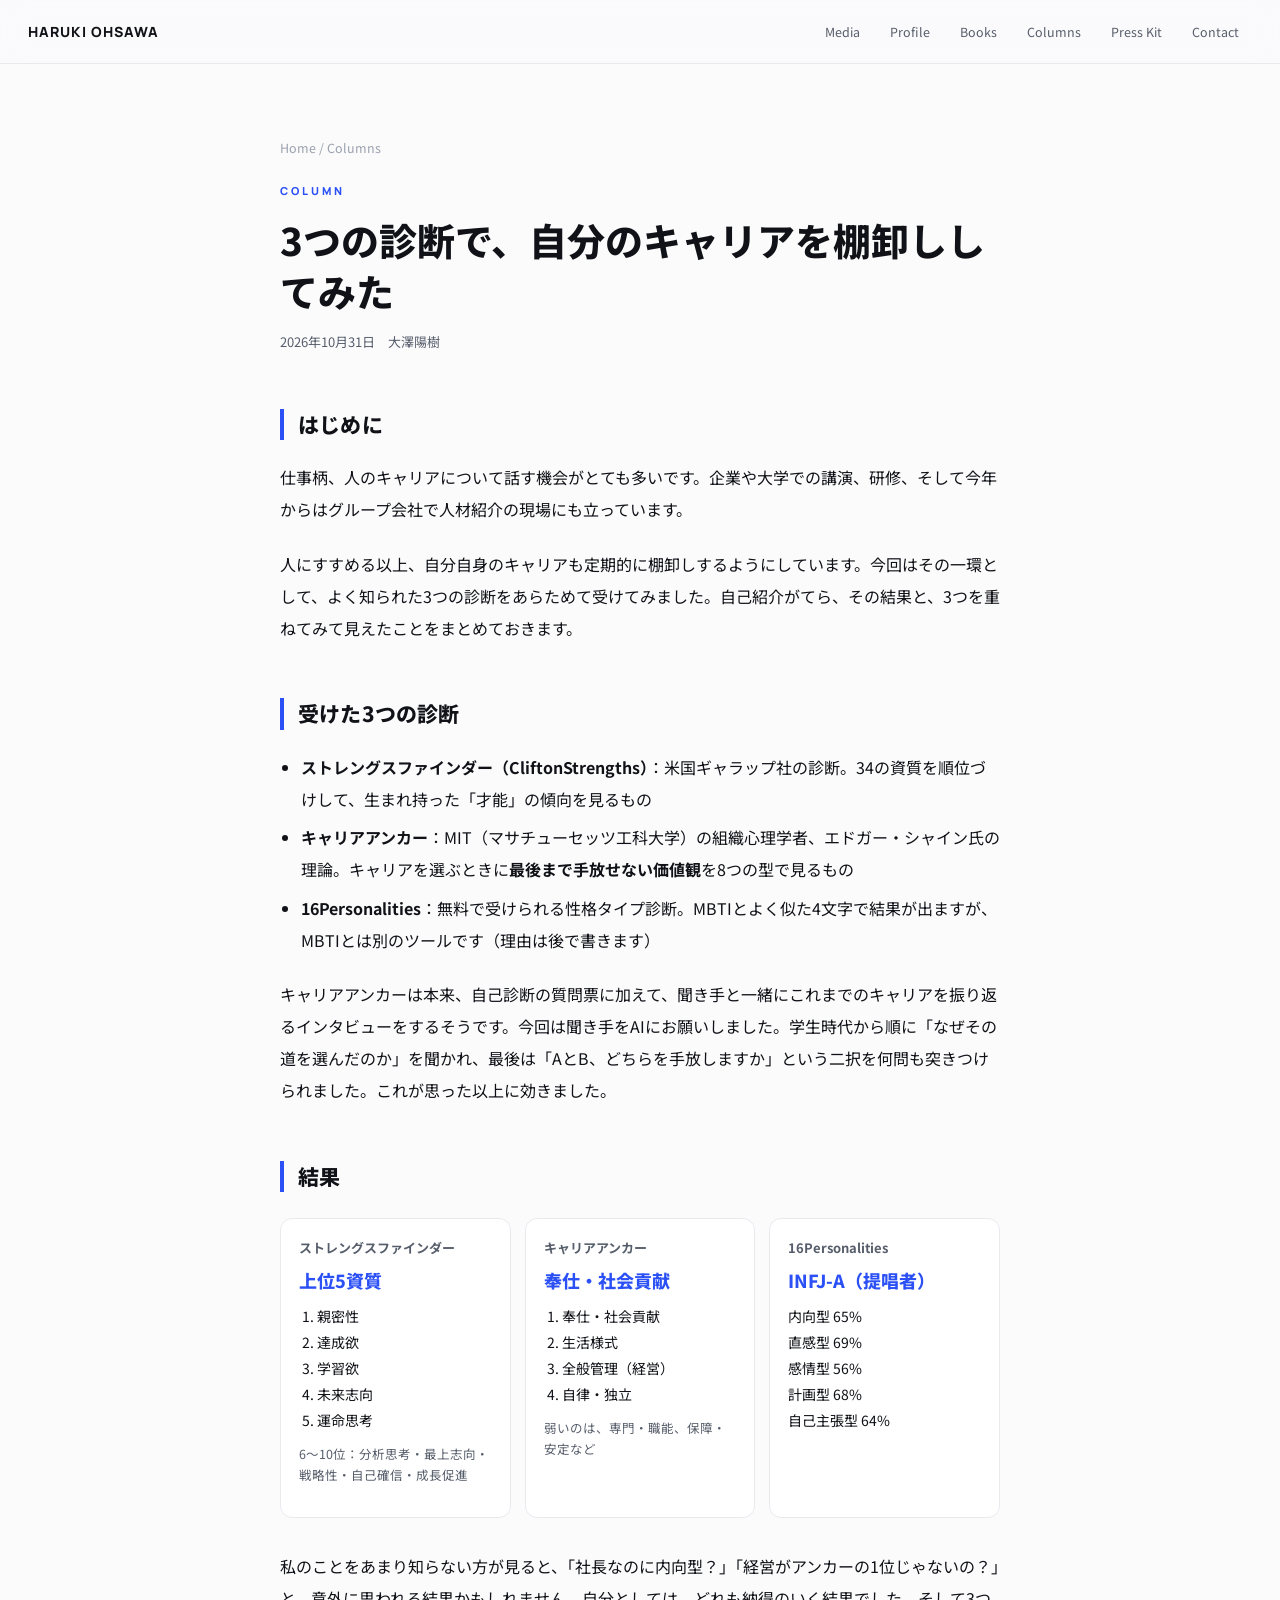
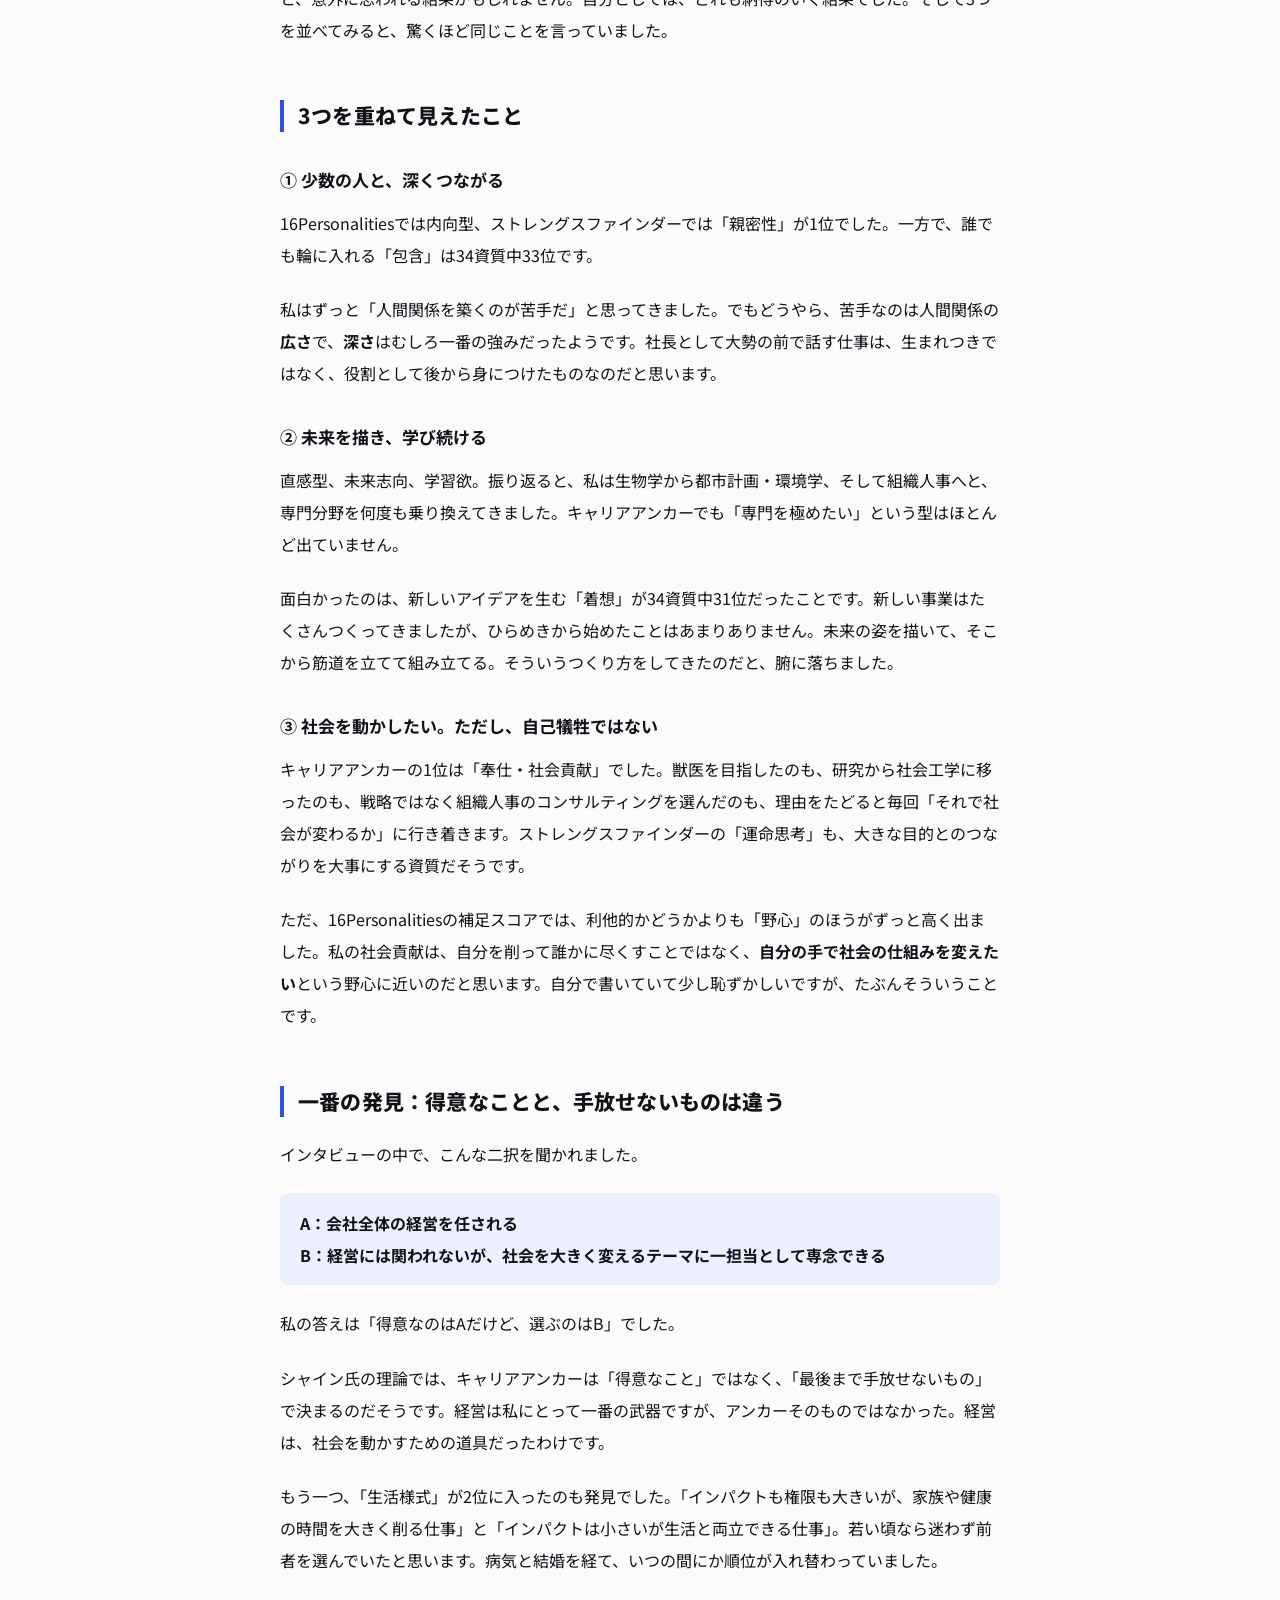
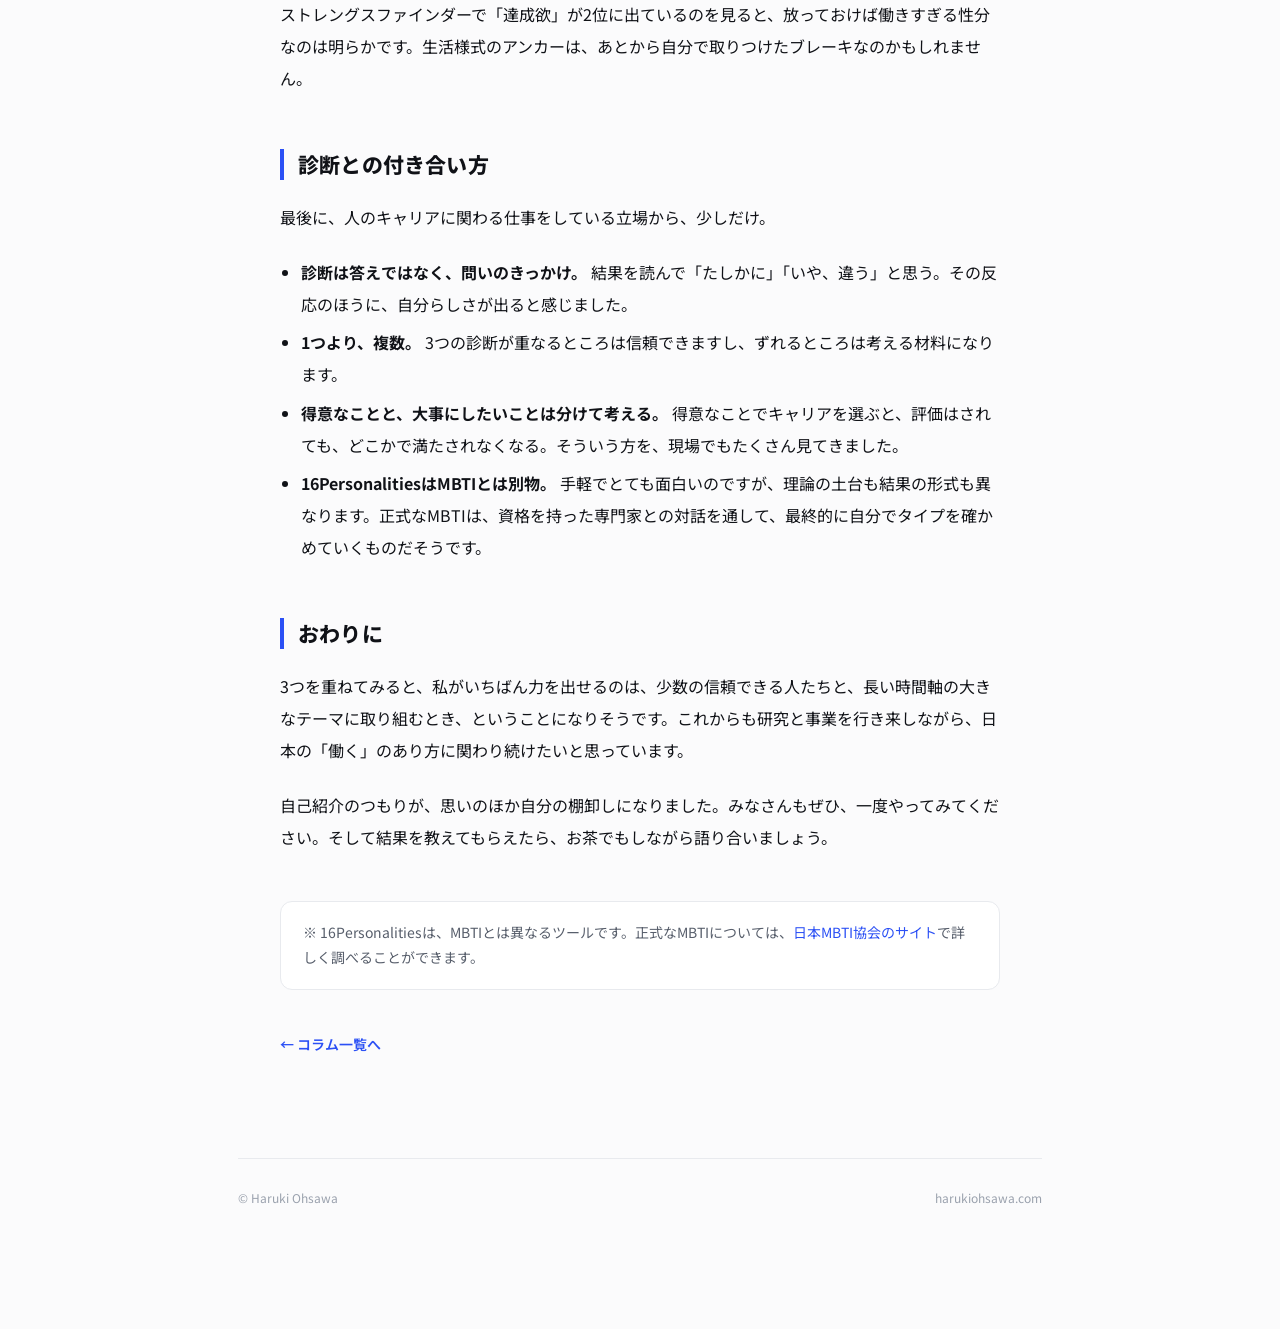
<file: columns/self-analysis/index.html>
<!doctype html>
<html lang="ja">
<head>
<meta charset="utf-8">
<meta name="viewport" content="width=device-width, initial-scale=1">
<title>3つの診断で、自分のキャリアを棚卸ししてみた | 大澤陽樹（Haruki Ohsawa）</title>
<meta name="description" content="ストレングスファインダー、キャリアアンカー、16Personalities。人のキャリアを語る立場として、自分でも3つの診断を受けてみました。自己紹介がてら、結果と、重ねてみて見えたことをまとめます。">
<link rel="canonical" href="https://harukiohsawa.com/columns/self-analysis/">
<meta property="og:title" content="3つの診断で、自分のキャリアを棚卸ししてみた">
<meta property="og:description" content="ストレングスファインダー、キャリアアンカー、16Personalities。人のキャリアを語る立場として、自分でも3つの診断を受けてみました。自己紹介がてら、結果と、重ねてみて見えたことをまとめます。">
<meta property="og:type" content="article">
<meta property="og:url" content="https://harukiohsawa.com/columns/self-analysis/">
<meta property="og:site_name" content="大澤陽樹（Haruki Ohsawa）公式サイト">
<meta property="og:locale" content="ja_JP">
<meta name="twitter:card" content="summary">
<meta name="twitter:site" content="@ohsawa_tw">
<link rel="icon" href="/favicon.ico?v=dog" sizes="32x32">
<link rel="icon" type="image/svg+xml" href="/assets/favicon.svg?v=dog">
<link rel="apple-touch-icon" href="/assets/apple-touch-icon.png?v=dog">
<link rel="preconnect" href="https://fonts.googleapis.com">
<link rel="preconnect" href="https://fonts.gstatic.com" crossorigin>
<link href="https://fonts.googleapis.com/css2?family=Manrope:wght@800&family=Noto+Sans+JP:wght@400;500;700;800&display=swap" rel="stylesheet">
<link rel="stylesheet" href="../../assets/style.css?v=20261002">
<script type="application/ld+json">{"@context": "https://schema.org", "@type": "Article", "headline": "3つの診断で、自分のキャリアを棚卸ししてみた", "datePublished": "2026-10-31", "author": {"@type": "Person", "name": "大澤陽樹", "url": "https://harukiohsawa.com/"}, "mainEntityOfPage": "https://harukiohsawa.com/columns/self-analysis/"}</script>
<style>
  .article { max-width: 720px; margin: 0 auto; }
  .article .meta { font-size: 13px; color: var(--sub); margin-top: 14px; }
  .prose { font-size: 16px; line-height: 2; margin-top: 32px; }
  .prose p { margin: 0 0 1.4em; }
  .prose h2 { font-size: 21px; line-height: 1.5; margin: 2.6em 0 1em; padding-left: 14px; border-left: 4px solid var(--accent); }
  .prose h3 { font-size: 17px; line-height: 1.6; margin: 2em 0 .8em; }
  .prose blockquote { margin: 1.4em 0; padding: 14px 20px; background: var(--accent-soft); border-radius: 8px; font-weight: 700; }
  .prose blockquote p { margin: 0; }
  .prose ul, .prose ol { padding-left: 1.3em; margin: 0 0 1.4em; }
  .prose li { margin: .4em 0; }
  .result-grid { display: grid; grid-template-columns: repeat(3, 1fr); gap: 14px; margin: 1.6em 0 2em; }
  .result-card { border: 1px solid var(--line); border-radius: 12px; padding: 18px 18px 14px; background: var(--card); line-height: 1.7; }
  .result-card .r-name { font-size: 13px; color: var(--sub); font-weight: 700; }
  .result-card .r-main { font-size: 18px; font-weight: 800; margin: 6px 0 10px; color: var(--accent); }
  .result-card ol { font-size: 14px; margin: 0; padding-left: 1.3em; }
  .result-card ol li { margin: .15em 0; }
  .result-card .r-note { font-size: 12.5px; color: var(--sub); margin-top: 10px; }
  .article .notice { margin-top: 48px; padding: 18px 22px; border: 1px solid var(--line); border-radius: 12px; background: var(--card); font-size: 14px; color: var(--sub); }
  .article .back { display: inline-block; margin-top: 28px; font-size: 14px; font-weight: 600; }
  @media (max-width: 720px) { .prose { font-size: 15.5px; } .prose h2 { font-size: 19px; } .result-grid { grid-template-columns: 1fr; } }
</style>
</head>
<body>
<nav class="topnav">
  <a class="logo en" href="../../">HARUKI OHSAWA</a>
  <div class="links">
    <a href="../../media/">Media</a><a href="../../#profile">Profile</a><a href="../../#books">Books</a><a href="../">Columns</a><a href="../../#presskit">Press Kit</a><a href="../../#contact">Contact</a>
  </div>
</nav>
<div class="wrap">
<article class="article">
<header class="page-head">
  <p class="breadcrumb"><a href="../../">Home</a> / <a href="../">Columns</a></p>
  <p class="eyebrow en">COLUMN</p>
  <h1>3つの診断で、自分のキャリアを棚卸ししてみた</h1>
  <p class="meta">2026年10月31日　大澤陽樹</p>
</header>
<div class="prose">
<h2>はじめに</h2>
<p>仕事柄、人のキャリアについて話す機会がとても多いです。企業や大学での講演、研修、そして今年からはグループ会社で人材紹介の現場にも立っています。</p>
<p>人にすすめる以上、自分自身のキャリアも定期的に棚卸しするようにしています。今回はその一環として、よく知られた3つの診断をあらためて受けてみました。自己紹介がてら、その結果と、3つを重ねてみて見えたことをまとめておきます。</p>

<h2>受けた3つの診断</h2>
<ul>
<li><strong>ストレングスファインダー（CliftonStrengths）</strong>：米国ギャラップ社の診断。34の資質を順位づけして、生まれ持った「才能」の傾向を見るもの</li>
<li><strong>キャリアアンカー</strong>：MIT（マサチューセッツ工科大学）の組織心理学者、エドガー・シャイン氏の理論。キャリアを選ぶときに<strong>最後まで手放せない価値観</strong>を8つの型で見るもの</li>
<li><strong>16Personalities</strong>：無料で受けられる性格タイプ診断。MBTIとよく似た4文字で結果が出ますが、MBTIとは別のツールです（理由は後で書きます）</li>
</ul>
<p>キャリアアンカーは本来、自己診断の質問票に加えて、聞き手と一緒にこれまでのキャリアを振り返るインタビューをするそうです。今回は聞き手をAIにお願いしました。学生時代から順に「なぜその道を選んだのか」を聞かれ、最後は「AとB、どちらを手放しますか」という二択を何問も突きつけられました。これが思った以上に効きました。</p>

<h2>結果</h2>
<div class="result-grid">
  <div class="result-card">
    <div class="r-name">ストレングスファインダー</div>
    <div class="r-main">上位5資質</div>
    <ol>
      <li>親密性</li>
      <li>達成欲</li>
      <li>学習欲</li>
      <li>未来志向</li>
      <li>運命思考</li>
    </ol>
    <p class="r-note">6〜10位：分析思考・最上志向・戦略性・自己確信・成長促進</p>
  </div>
  <div class="result-card">
    <div class="r-name">キャリアアンカー</div>
    <div class="r-main">奉仕・社会貢献</div>
    <ol>
      <li>奉仕・社会貢献</li>
      <li>生活様式</li>
      <li>全般管理（経営）</li>
      <li>自律・独立</li>
    </ol>
    <p class="r-note">弱いのは、専門・職能、保障・安定など</p>
  </div>
  <div class="result-card">
    <div class="r-name">16Personalities</div>
    <div class="r-main">INFJ-A（提唱者）</div>
    <ol style="list-style:none;padding-left:0">
      <li>内向型 65%</li>
      <li>直感型 69%</li>
      <li>感情型 56%</li>
      <li>計画型 68%</li>
      <li>自己主張型 64%</li>
    </ol>
  </div>
</div>
<p>私のことをあまり知らない方が見ると、「社長なのに内向型？」「経営がアンカーの1位じゃないの？」と、意外に思われる結果かもしれません。自分としては、どれも納得のいく結果でした。そして3つを並べてみると、驚くほど同じことを言っていました。</p>

<h2>3つを重ねて見えたこと</h2>
<h3>① 少数の人と、深くつながる</h3>
<p>16Personalitiesでは内向型、ストレングスファインダーでは「親密性」が1位でした。一方で、誰でも輪に入れる「包含」は34資質中33位です。</p>
<p>私はずっと「人間関係を築くのが苦手だ」と思ってきました。でもどうやら、苦手なのは人間関係の<strong>広さ</strong>で、<strong>深さ</strong>はむしろ一番の強みだったようです。社長として大勢の前で話す仕事は、生まれつきではなく、役割として後から身につけたものなのだと思います。</p>

<h3>② 未来を描き、学び続ける</h3>
<p>直感型、未来志向、学習欲。振り返ると、私は生物学から都市計画・環境学、そして組織人事へと、専門分野を何度も乗り換えてきました。キャリアアンカーでも「専門を極めたい」という型はほとんど出ていません。</p>
<p>面白かったのは、新しいアイデアを生む「着想」が34資質中31位だったことです。新しい事業はたくさんつくってきましたが、ひらめきから始めたことはあまりありません。未来の姿を描いて、そこから筋道を立てて組み立てる。そういうつくり方をしてきたのだと、腑に落ちました。</p>

<h3>③ 社会を動かしたい。ただし、自己犠牲ではない</h3>
<p>キャリアアンカーの1位は「奉仕・社会貢献」でした。獣医を目指したのも、研究から社会工学に移ったのも、戦略ではなく組織人事のコンサルティングを選んだのも、理由をたどると毎回「それで社会が変わるか」に行き着きます。ストレングスファインダーの「運命思考」も、大きな目的とのつながりを大事にする資質だそうです。</p>
<p>ただ、16Personalitiesの補足スコアでは、利他的かどうかよりも「野心」のほうがずっと高く出ました。私の社会貢献は、自分を削って誰かに尽くすことではなく、<strong>自分の手で社会の仕組みを変えたい</strong>という野心に近いのだと思います。自分で書いていて少し恥ずかしいですが、たぶんそういうことです。</p>

<h2>一番の発見：得意なことと、手放せないものは違う</h2>
<p>インタビューの中で、こんな二択を聞かれました。</p>
<blockquote>
<p>A：会社全体の経営を任される<br>B：経営には関われないが、社会を大きく変えるテーマに一担当として専念できる</p>
</blockquote>
<p>私の答えは「得意なのはAだけど、選ぶのはB」でした。</p>
<p>シャイン氏の理論では、キャリアアンカーは「得意なこと」ではなく、「最後まで手放せないもの」で決まるのだそうです。経営は私にとって一番の武器ですが、アンカーそのものではなかった。経営は、社会を動かすための道具だったわけです。</p>
<p>もう一つ、「生活様式」が2位に入ったのも発見でした。「インパクトも権限も大きいが、家族や健康の時間を大きく削る仕事」と「インパクトは小さいが生活と両立できる仕事」。若い頃なら迷わず前者を選んでいたと思います。病気と結婚を経て、いつの間にか順位が入れ替わっていました。</p>
<p>ストレングスファインダーで「達成欲」が2位に出ているのを見ると、放っておけば働きすぎる性分なのは明らかです。生活様式のアンカーは、あとから自分で取りつけたブレーキなのかもしれません。</p>

<h2>診断との付き合い方</h2>
<p>最後に、人のキャリアに関わる仕事をしている立場から、少しだけ。</p>
<ul>
<li><strong>診断は答えではなく、問いのきっかけ。</strong> 結果を読んで「たしかに」「いや、違う」と思う。その反応のほうに、自分らしさが出ると感じました。</li>
<li><strong>1つより、複数。</strong> 3つの診断が重なるところは信頼できますし、ずれるところは考える材料になります。</li>
<li><strong>得意なことと、大事にしたいことは分けて考える。</strong> 得意なことでキャリアを選ぶと、評価はされても、どこかで満たされなくなる。そういう方を、現場でもたくさん見てきました。</li>
<li><strong>16PersonalitiesはMBTIとは別物。</strong> 手軽でとても面白いのですが、理論の土台も結果の形式も異なります。正式なMBTIは、資格を持った専門家との対話を通して、最終的に自分でタイプを確かめていくものだそうです。</li>
</ul>

<h2>おわりに</h2>
<p>3つを重ねてみると、私がいちばん力を出せるのは、少数の信頼できる人たちと、長い時間軸の大きなテーマに取り組むとき、ということになりそうです。これからも研究と事業を行き来しながら、日本の「働く」のあり方に関わり続けたいと思っています。</p>
<p>自己紹介のつもりが、思いのほか自分の棚卸しになりました。みなさんもぜひ、一度やってみてください。そして結果を教えてもらえたら、お茶でもしながら語り合いましょう。</p>
</div>
<p class="notice">※ 16Personalitiesは、MBTIとは異なるツールです。正式なMBTIについては、<a href="https://www.mbti.or.jp/" target="_blank" rel="noopener">日本MBTI協会のサイト</a>で詳しく調べることができます。</p>
<a class="back" href="../">← コラム一覧へ</a>
</article>
<footer>
  <span>© Haruki Ohsawa</span>
  <span><a href="../../">harukiohsawa.com</a></span>
</footer>
</div>
</body>
</html>
</file>
<file: assets/style.css>
/* harukiohsawa.com — Design A "Modern Minimal"
   白基調 / コバルトブルー / Manrope + Noto Sans JP */

:root {
  --bg: #FBFBFC;
  --card: #FFFFFF;
  --ink: #101217;
  --sub: #575E6B;
  --faint: #9AA1AD;
  --accent: #2B50F5;
  --accent-soft: #EBEFFE;
  --line: #E8EAEE;
  --shadow: 0 1px 2px rgba(16,18,23,0.05), 0 10px 32px rgba(16,18,23,0.06);
}
@media (prefers-color-scheme: dark) {
  :root {
    --bg: #0E1013; --card: #16181D; --ink: #ECEEF2; --sub: #A6ADBA;
    --faint: #6E7683; --accent: #8CA2FF; --accent-soft: #1B2340;
    --line: #24272E; --shadow: 0 1px 2px rgba(0,0,0,0.4), 0 10px 32px rgba(0,0,0,0.35);
  }
}

* { box-sizing: border-box; }
html { scroll-behavior: smooth; }
@media (prefers-reduced-motion: reduce) { html { scroll-behavior: auto; } }
body {
  margin: 0;
  background: var(--bg);
  color: var(--ink);
  font-family: "Noto Sans JP", "Yu Gothic UI", "Hiragino Sans", "Meiryo", sans-serif;
  font-size: 15.5px;
  line-height: 1.85;
  -webkit-font-smoothing: antialiased;
}
.en { font-family: "Manrope", "Noto Sans JP", sans-serif; font-weight: 800; }
a { color: var(--accent); text-decoration: none; }
a:hover { text-decoration: underline; }
a:focus-visible, button:focus-visible { outline: 2px solid var(--accent); outline-offset: 2px; border-radius: 4px; }
img { max-width: 100%; }

/* top nav */
.topnav {
  position: sticky; top: 0; z-index: 10;
  display: flex; align-items: center; justify-content: space-between; gap: 16px;
  padding: 14px 28px;
  background: color-mix(in srgb, var(--bg) 80%, transparent);
  backdrop-filter: blur(12px);
  border-bottom: 1px solid var(--line);
}
.topnav .logo { font-size: 14px; letter-spacing: 0.08em; color: var(--ink); }
.topnav .logo:hover { text-decoration: none; color: var(--accent); }
.topnav .links { display: flex; gap: 4px; flex-wrap: wrap; }
.topnav .links a { font-size: 12.5px; color: var(--sub); padding: 6px 13px; border-radius: 999px; }
.topnav .links a:hover { background: var(--accent-soft); color: var(--accent); text-decoration: none; }

.wrap { max-width: 860px; margin: 0 auto; padding: 0 28px 120px; }
section { margin-top: 104px; scroll-margin-top: 80px; }

.eyebrow { font-size: 11px; letter-spacing: 0.28em; color: var(--accent); margin: 0 0 12px; }
h2 { font-size: 30px; font-weight: 800; letter-spacing: 0.01em; margin: 0 0 8px; line-height: 1.4; text-wrap: balance; }
.section-lead { color: var(--sub); font-size: 14px; margin: 0 0 30px; max-width: 40em; }

/* subpage header */
.page-head { padding: 72px 0 0; }
.page-head h1 { font-size: 38px; font-weight: 800; margin: 0 0 8px; line-height: 1.35; }
.breadcrumb { font-size: 12.5px; color: var(--faint); margin: 0 0 22px; }
.breadcrumb a { color: var(--faint); }
.breadcrumb a:hover { color: var(--accent); }

/* hero */
.hero { position: relative; padding: 110px 0 0; overflow: hidden; }
.hero::before {
  content: ""; position: absolute; top: -220px; right: -160px;
  width: 560px; height: 560px; border-radius: 50%;
  background: radial-gradient(closest-side, var(--accent-soft), transparent 70%);
  pointer-events: none;
}
.hero-inner { position: relative; display: flex; gap: 48px; align-items: center; flex-wrap: wrap; }
.hero-text { flex: 1 1 400px; }
.hero .kicker {
  display: inline-block; font-size: 11px; letter-spacing: 0.22em;
  color: var(--accent); background: var(--accent-soft);
  padding: 6px 14px; border-radius: 999px; margin: 0 0 26px;
}
h1.name { font-size: 58px; font-weight: 800; letter-spacing: 0.02em; line-height: 1.2; margin: 0; }
.romaji { font-size: 15px; letter-spacing: 0.34em; color: var(--faint); margin: 14px 0 0; }
.title-line { margin: 26px 0 0; font-size: 15.5px; }
.title-line.sub { margin-top: 5px; font-size: 13.5px; color: var(--sub); }
.mission { margin: 10px 0 0; font-size: 14px; color: var(--sub); }
.mission strong { color: var(--ink); font-weight: 700; }
.portrait {
  width: 200px; height: 200px; border-radius: 28px; object-fit: cover;
  background: linear-gradient(135deg, var(--accent-soft), var(--card));
  border: 1px solid var(--line); box-shadow: var(--shadow);
  display: flex; align-items: center; justify-content: center;
  color: var(--accent); font-size: 52px; flex: 0 0 auto;
}
.portrait-cap { font-size: 11.5px; color: var(--faint); text-align: center; margin-top: 10px; }
.sns { display: flex; gap: 8px; flex-wrap: wrap; margin-top: 32px; }
.sns a {
  font-size: 12.5px; padding: 8px 16px; border-radius: 999px;
  background: var(--card); border: 1px solid var(--line); color: var(--sub);
  box-shadow: var(--shadow);
}
.sns a:hover { color: var(--accent); border-color: var(--accent); text-decoration: none; }

/* upcoming events */
.events { display: grid; grid-template-columns: repeat(auto-fit, minmax(300px, 1fr)); gap: 16px; }
.event-card {
  background: var(--card); border: 1.5px solid var(--accent); border-radius: 16px;
  padding: 24px; box-shadow: var(--shadow);
  display: flex; flex-direction: column; gap: 10px;
}
.event-card .e-date {
  font-family: "Manrope", sans-serif; font-weight: 800; font-size: 15px;
  color: var(--accent); letter-spacing: 0.02em;
}
.event-card .e-date .e-tag {
  font-family: "Noto Sans JP", sans-serif; font-size: 11px; font-weight: 700;
  background: var(--accent-soft); color: var(--accent);
  border-radius: 999px; padding: 3px 12px; margin-left: 10px; vertical-align: 2px;
}
.event-card .e-name { font-size: 15.5px; font-weight: 700; line-height: 1.6; }
.event-card .e-desc { font-size: 13px; color: var(--sub); flex: 1; }
.event-card .e-apply {
  display: inline-block; align-self: flex-start;
  font-size: 13px; font-weight: 700; color: #fff; background: var(--accent);
  border-radius: 999px; padding: 9px 22px; margin-top: 4px;
}
.event-card .e-apply:hover { filter: brightness(1.1); text-decoration: none; }
#upcoming { margin-top: 64px; }

/* media */
.auto-badge {
  display: inline-flex; align-items: center; gap: 7px;
  font-size: 11.5px; font-weight: 700; color: var(--accent);
  background: var(--accent-soft); padding: 5px 14px; border-radius: 999px;
  margin-left: 12px; vertical-align: 4px; letter-spacing: 0.04em;
}
.auto-badge .dot { width: 7px; height: 7px; border-radius: 50%; background: var(--accent); }
.filters { display: flex; gap: 8px; flex-wrap: wrap; margin: 0 0 20px; }
.filters button {
  font: inherit; font-size: 12.5px; padding: 6px 16px; border-radius: 999px;
  border: 1px solid var(--line); background: var(--card); color: var(--sub); cursor: pointer;
}
.filters button.on { background: var(--accent); color: #fff; border-color: var(--accent); }
ul.media-list {
  list-style: none; margin: 0; padding: 6px 0;
  background: var(--card); border: 1px solid var(--line); border-radius: 16px;
  box-shadow: var(--shadow);
}
ul.media-list li {
  display: grid; grid-template-columns: 84px 1fr; gap: 4px 16px;
  padding: 15px 22px; border-bottom: 1px solid var(--line);
}
ul.media-list li:last-child { border-bottom: none; }
ul.media-list li.hidden { display: none; }
.m-date { font-size: 12.5px; color: var(--faint); font-variant-numeric: tabular-nums; padding-top: 3px; font-family: "Manrope", sans-serif; }
.m-body { min-width: 0; }
.m-outlet { font-size: 12.5px; color: var(--sub); font-weight: 600; }
.m-title { display: block; font-size: 14.5px; line-height: 1.65; margin-top: 2px; color: var(--ink); }
a.m-title:hover { color: var(--accent); }
.media-note { font-size: 12.5px; color: var(--faint); margin-top: 16px; }
.btn-line {
  display: block; width: 100%; margin-top: 16px; font: inherit; font-size: 13px;
  color: var(--sub); background: var(--card); border: 1px solid var(--line);
  border-radius: 999px; padding: 11px; cursor: pointer; text-align: center;
}
.btn-line:hover { color: var(--accent); border-color: var(--accent); text-decoration: none; }
.year-head { font-size: 14px; font-weight: 800; color: var(--faint); margin: 40px 0 12px; font-family: "Manrope", sans-serif; letter-spacing: 0.1em; }

/* timeline */
.timeline { list-style: none; margin: 0; padding: 0; position: relative; }
.timeline::before {
  content: ""; position: absolute; left: 86px; top: 10px; bottom: 10px;
  width: 2px; border-radius: 2px; background: var(--line);
}
.timeline li { display: grid; grid-template-columns: 70px 1fr; gap: 34px; padding: 0 0 30px; position: relative; }
.timeline li::after {
  content: ""; position: absolute; left: 82px; top: 8px;
  width: 10px; height: 10px; border-radius: 50%;
  background: var(--accent); border: 2px solid var(--bg);
}
.t-year { font-size: 13.5px; color: var(--faint); text-align: right; font-variant-numeric: tabular-nums; font-family: "Manrope", sans-serif; }
.t-head { font-weight: 700; font-size: 15px; }
.t-desc { font-size: 13.5px; color: var(--sub); margin-top: 3px; }

/* cards */
.books, .col-links { display: grid; grid-template-columns: repeat(auto-fit, minmax(210px, 1fr)); gap: 16px; }
.book, .col-card, .kit-block, .contact-card {
  background: var(--card); border: 1px solid var(--line); border-radius: 16px;
  padding: 24px; box-shadow: var(--shadow);
}
.book { display: flex; flex-direction: column; gap: 8px; }
.book .b-title { font-weight: 700; font-size: 15.5px; line-height: 1.6; }
.book .b-pub { font-size: 12px; color: var(--faint); }
.book .b-note { font-size: 12.5px; color: var(--sub); flex: 1; }
.book a, .col-card a { font-size: 13px; font-weight: 600; }
.col-card { display: block; color: var(--ink); }
.col-card:hover { border-color: var(--accent); text-decoration: none; transform: translateY(-2px); transition: 0.15s; }
.col-card .c-where { font-size: 11px; letter-spacing: 0.18em; color: var(--accent); font-weight: 700; }
.col-card .c-name { font-size: 14.5px; font-weight: 700; margin-top: 8px; }
.col-card .c-desc { font-size: 12.5px; color: var(--sub); margin-top: 4px; }

.sub-head { font-size: 13px; font-weight: 800; color: var(--faint); letter-spacing: 0.08em; margin: 32px 0 12px; }
details.fold {
  background: var(--card); border: 1px solid var(--line); border-radius: 16px;
  box-shadow: var(--shadow); padding: 0; margin-bottom: 14px; overflow: hidden;
}
details.fold summary {
  cursor: pointer; list-style: none; padding: 16px 22px;
  font-size: 14.5px; font-weight: 700; display: flex; align-items: center; gap: 10px;
}
details.fold summary::-webkit-details-marker { display: none; }
details.fold summary::before { content: "▸"; color: var(--accent); transition: transform 0.15s; }
details.fold[open] summary::before { transform: rotate(90deg); }
details.fold summary .cnt { font-size: 12px; font-weight: 400; color: var(--faint); }
details.fold .fold-body { padding: 0 22px 8px; }
details.fold .fold-body ul { list-style: none; margin: 0; padding: 0; }
details.fold .fold-body li { padding: 12px 0; border-top: 1px solid var(--line); font-size: 14px; }
details.fold .fold-body .t { font-weight: 700; }
details.fold .fold-body .d { font-size: 12.5px; color: var(--sub); margin-top: 3px; line-height: 1.9; }
@media (prefers-reduced-motion: reduce) { details.fold summary::before { transition: none; } }
.sub-head:first-of-type { margin-top: 0; }
ul.plain { list-style: none; margin: 0; padding: 4px 0; background: var(--card); border: 1px solid var(--line); border-radius: 16px; box-shadow: var(--shadow); }
ul.plain li { padding: 13px 22px; border-bottom: 1px solid var(--line); font-size: 14px; }
ul.plain li:last-child { border-bottom: none; }
ul.plain .sub { font-size: 12.5px; color: var(--faint); }

/* press kit */
.kit-block { margin-bottom: 16px; }
.kit-head { display: flex; align-items: baseline; justify-content: space-between; gap: 12px; flex-wrap: wrap; margin-bottom: 8px; }
.kit-title { font-weight: 700; font-size: 14.5px; }
.kit-len { font-size: 11.5px; color: var(--faint); font-weight: 400; }
.kit-text { font-size: 13.5px; color: var(--sub); line-height: 1.9; margin: 0; }
.copy-btn {
  font: inherit; font-size: 12px; font-weight: 700; color: #fff;
  background: var(--accent); border: none; border-radius: 999px;
  padding: 7px 18px; cursor: pointer; flex: 0 0 auto;
}
.copy-btn:hover { filter: brightness(1.1); }
.kit-photo { display: flex; gap: 20px; align-items: center; }
.kit-photo .thumb {
  width: 84px; height: 84px; border-radius: 16px; object-fit: cover;
  background: var(--accent-soft); display: flex; align-items: center; justify-content: center;
  color: var(--accent); font-size: 26px; flex: 0 0 auto;
}
.kit-photo .desc { font-size: 13px; color: var(--sub); }

.contact-grid { display: grid; grid-template-columns: repeat(auto-fit, minmax(260px, 1fr)); gap: 16px; }
.contact-card .who { font-weight: 700; font-size: 14.5px; }
.contact-card p { font-size: 13px; color: var(--sub); margin: 8px 0 12px; }
.contact-card a { font-size: 13.5px; font-weight: 700; }

footer {
  margin-top: 100px; padding-top: 28px; border-top: 1px solid var(--line);
  font-size: 12px; color: var(--faint);
  display: flex; justify-content: space-between; gap: 12px; flex-wrap: wrap;
}
footer a { color: var(--faint); }

#toast {
  position: fixed; left: 50%; bottom: 32px; transform: translateX(-50%) translateY(90px);
  background: var(--ink); color: var(--bg); font-size: 13px;
  padding: 10px 24px; border-radius: 999px; transition: transform 0.25s ease; pointer-events: none;
}
#toast.show { transform: translateX(-50%) translateY(0); }
@media (prefers-reduced-motion: reduce) { #toast, .col-card { transition: none; } }

@media (max-width: 720px) {
  .topnav .links { display: none; }
  h1.name { font-size: 42px; }
  .page-head h1 { font-size: 30px; }
  .hero { padding-top: 64px; }
  section { margin-top: 76px; }
  ul.media-list li { padding: 14px 16px; }
}

/* スタンプ（2026/10 追加）：顔写真がときどき似顔絵スタンプに切り替わる／見出し横の犬・文鳥 */
.portrait { transition: opacity .25s ease; }
.portrait.is-fading { opacity: 0; }
.portrait.is-stamp { background: #EEF1FE; object-fit: contain; object-position: center bottom; }
.portrait.is-card { background: #0B0A0F; object-fit: contain; object-position: center; }
h2 .h2-stamp { height: 1.45em; width: auto; vertical-align: -0.3em; margin-left: 12px; transform-origin: 50% 100%; }
h2 .h2-stamp.face { height: 1.55em; vertical-align: -0.36em; }
h2:hover .h2-stamp { animation: stamp-hop .6s ease; }
@keyframes stamp-hop { 0%,100% { transform: translateY(0); } 40% { transform: translateY(-6px) rotate(-4deg); } }
@media (prefers-color-scheme: dark) {
  .h2-stamp { filter: drop-shadow(0 0 1px rgba(255,255,255,.75)) drop-shadow(0 0 3px rgba(255,255,255,.25)); }
}
@media (prefers-reduced-motion: reduce) {
  h2:hover .h2-stamp { animation: none; }
}
</file>
